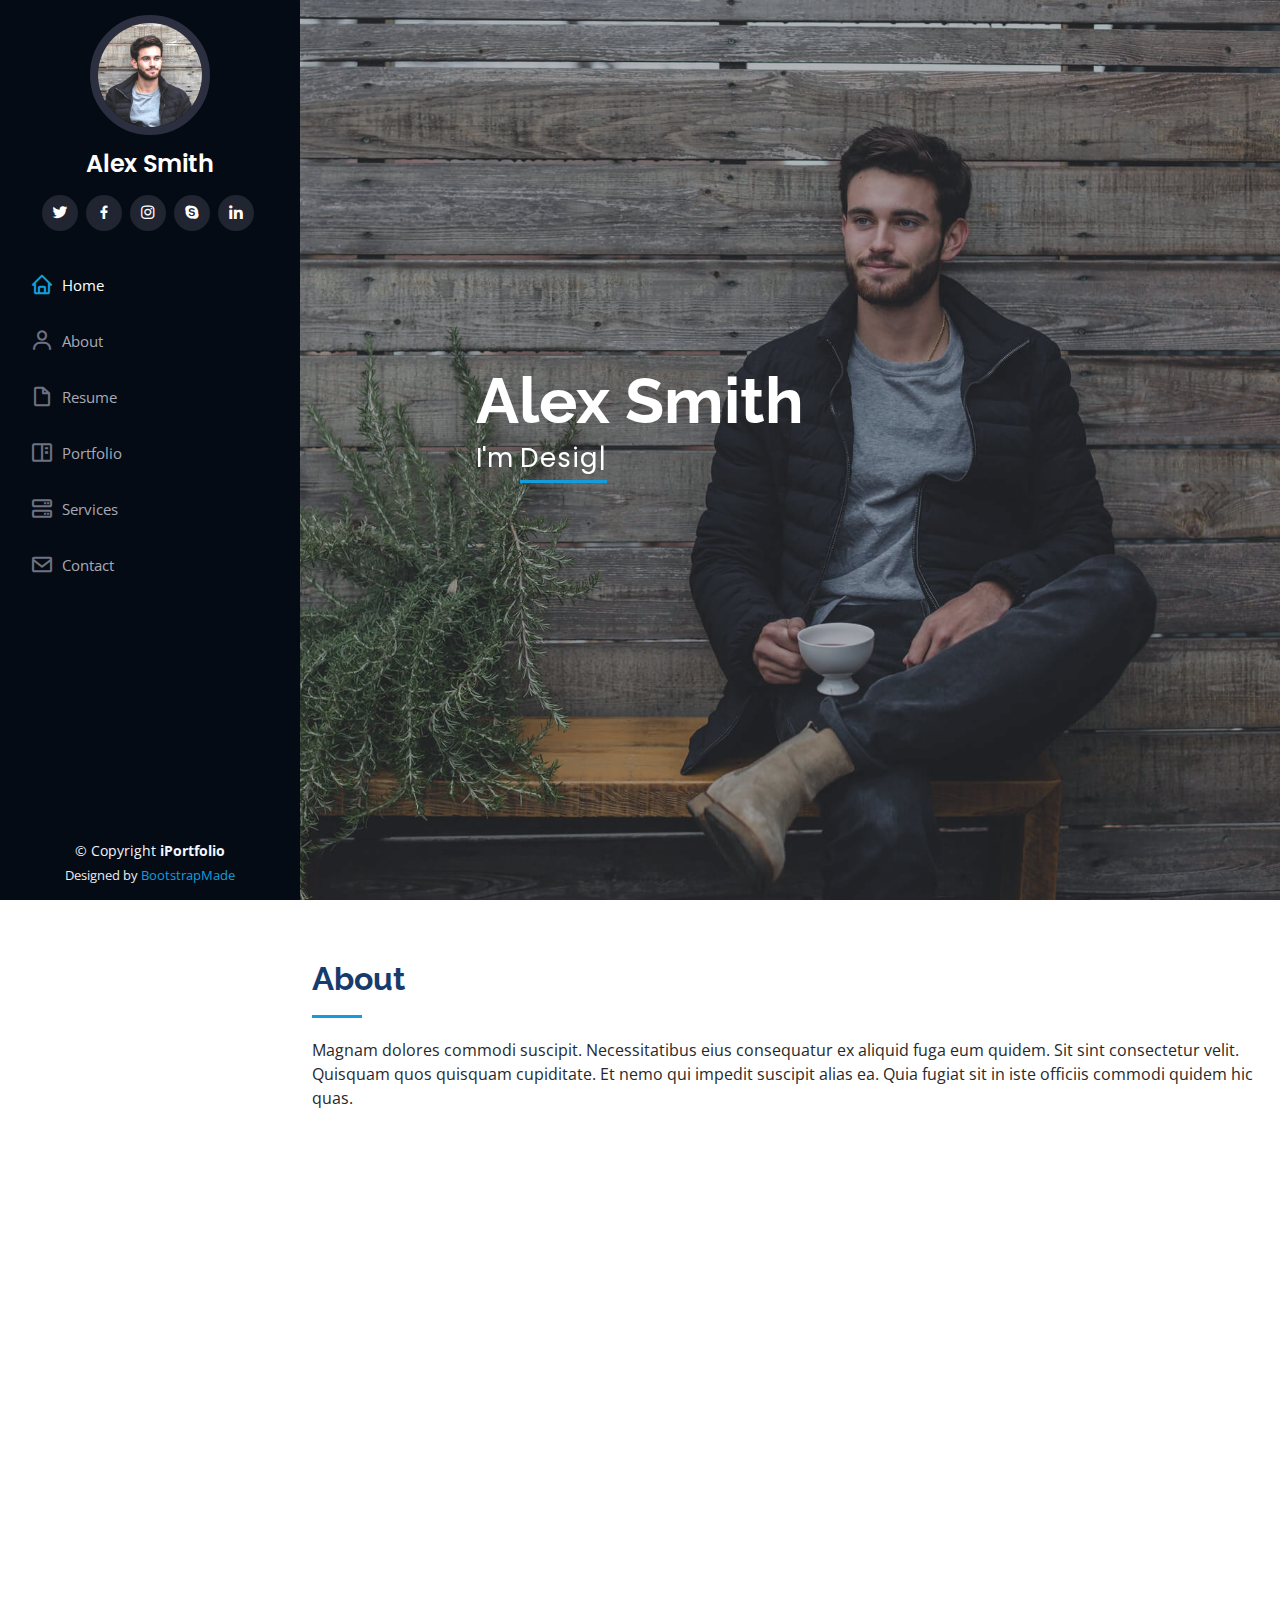
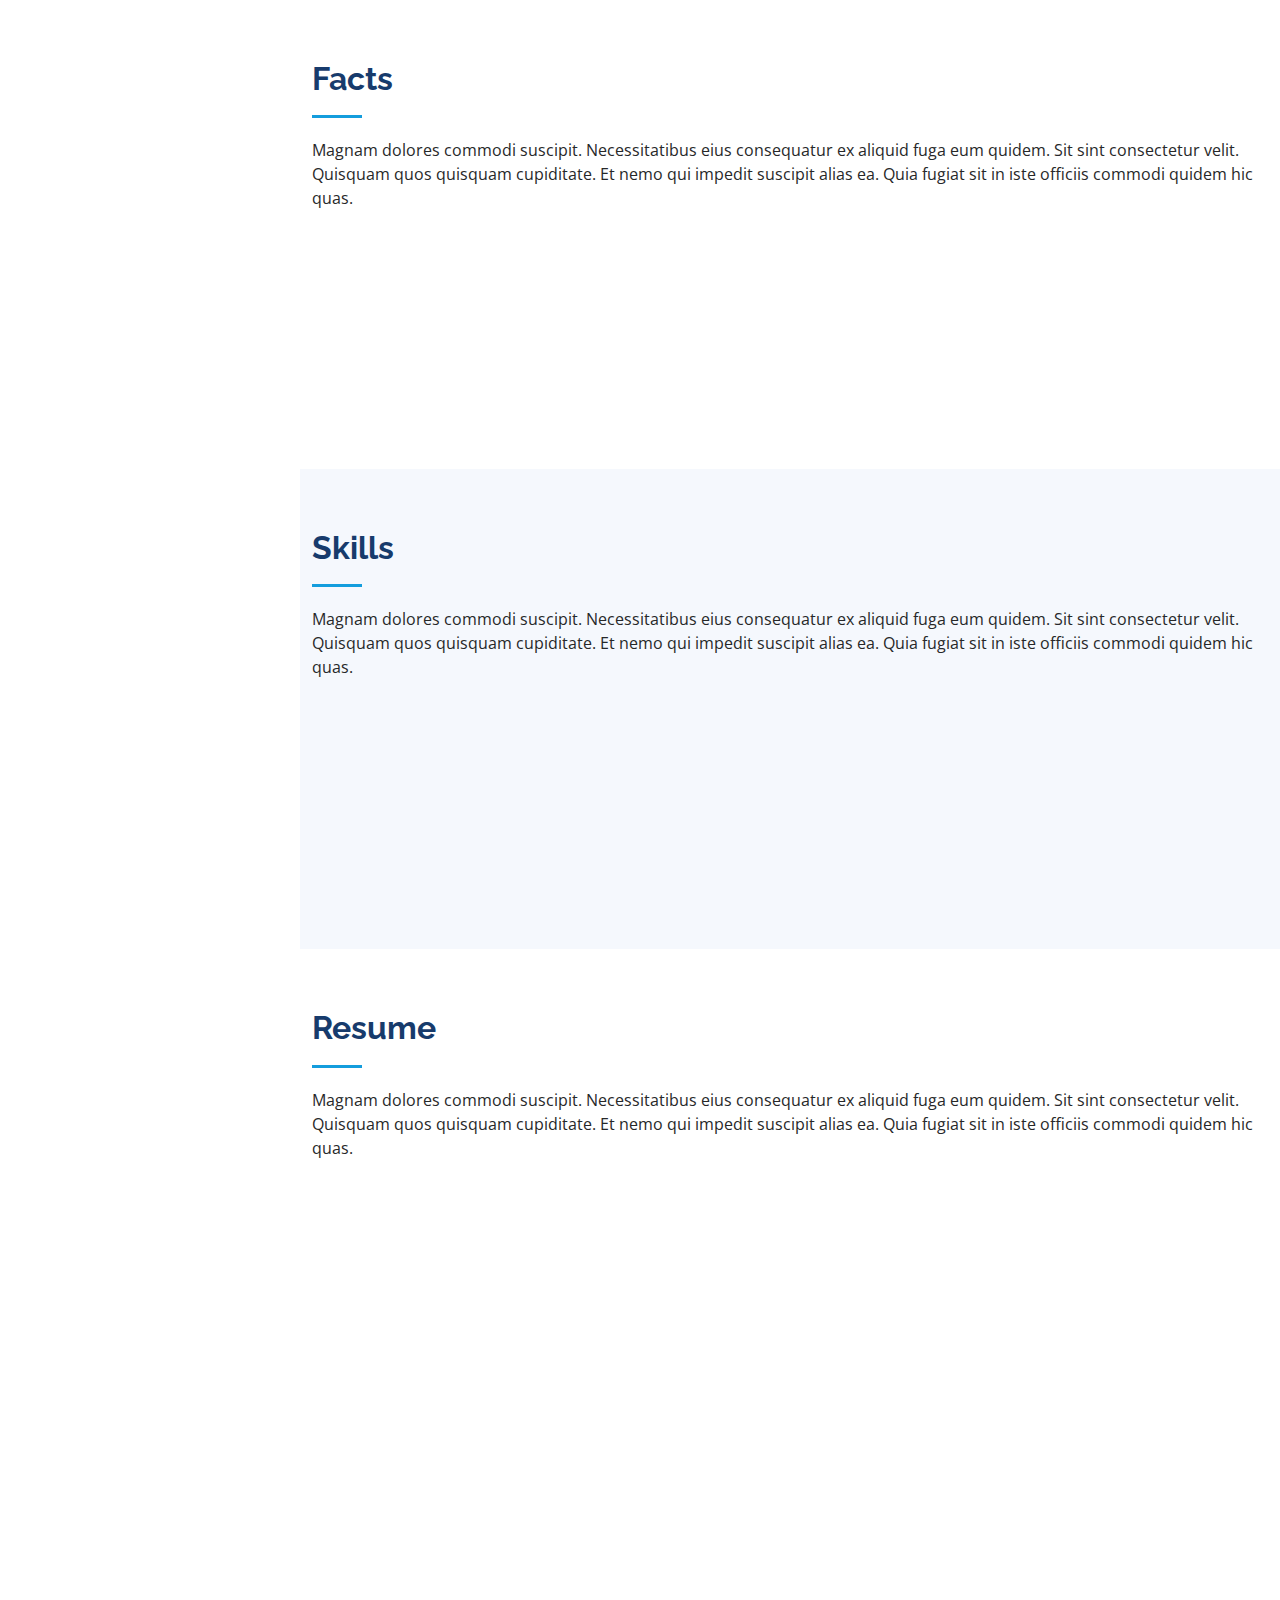
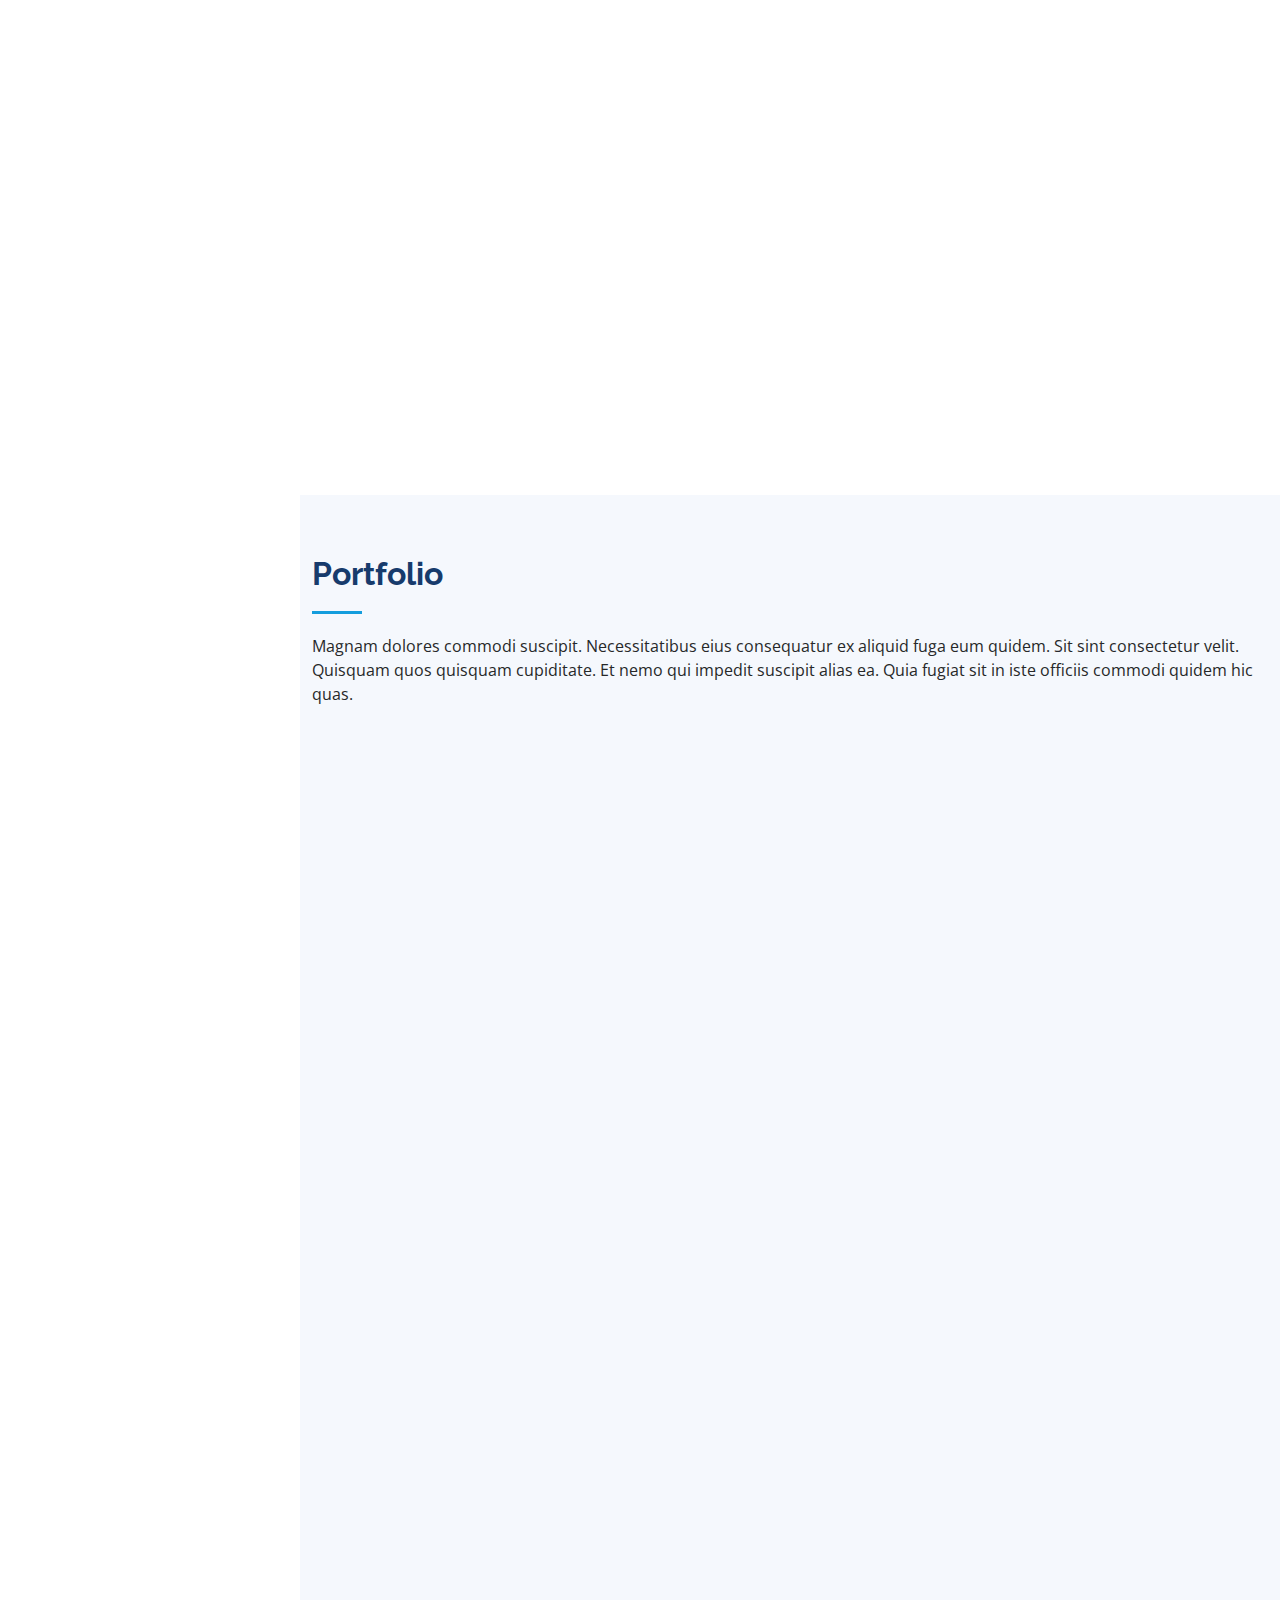
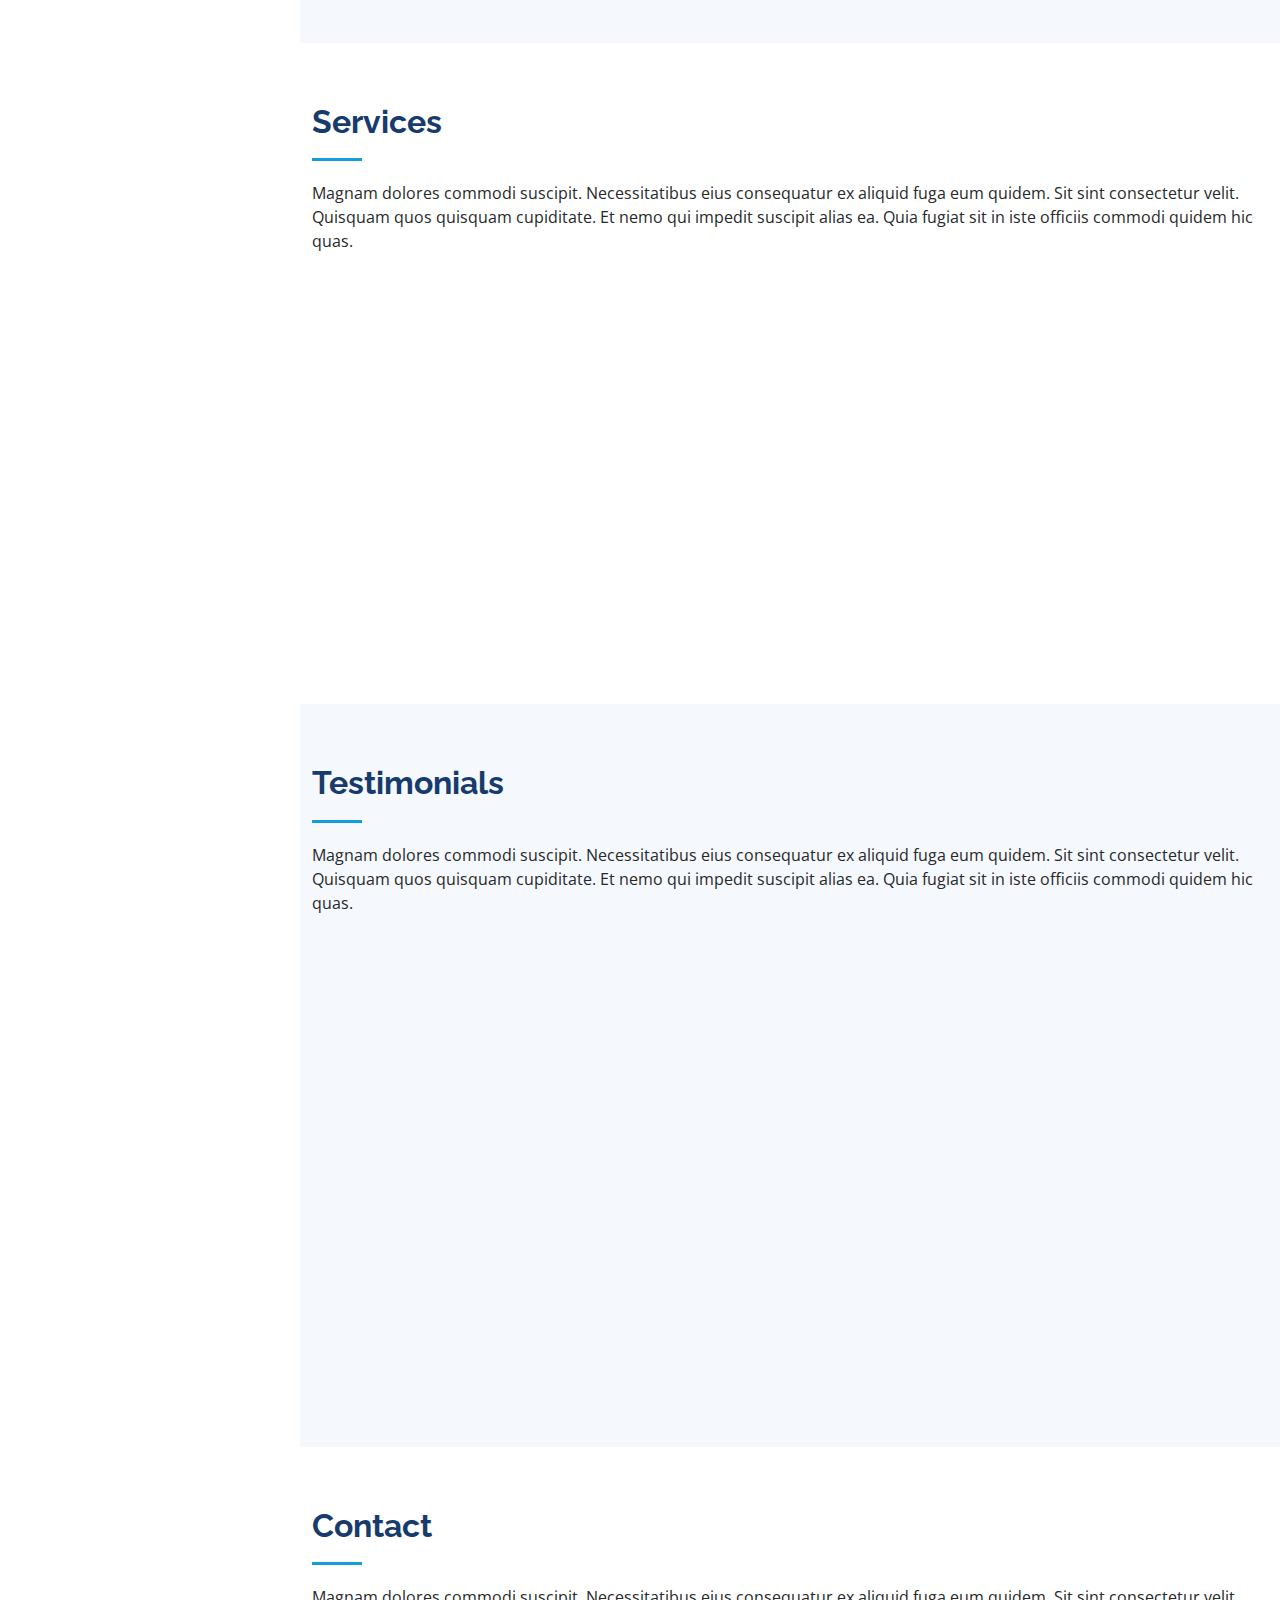
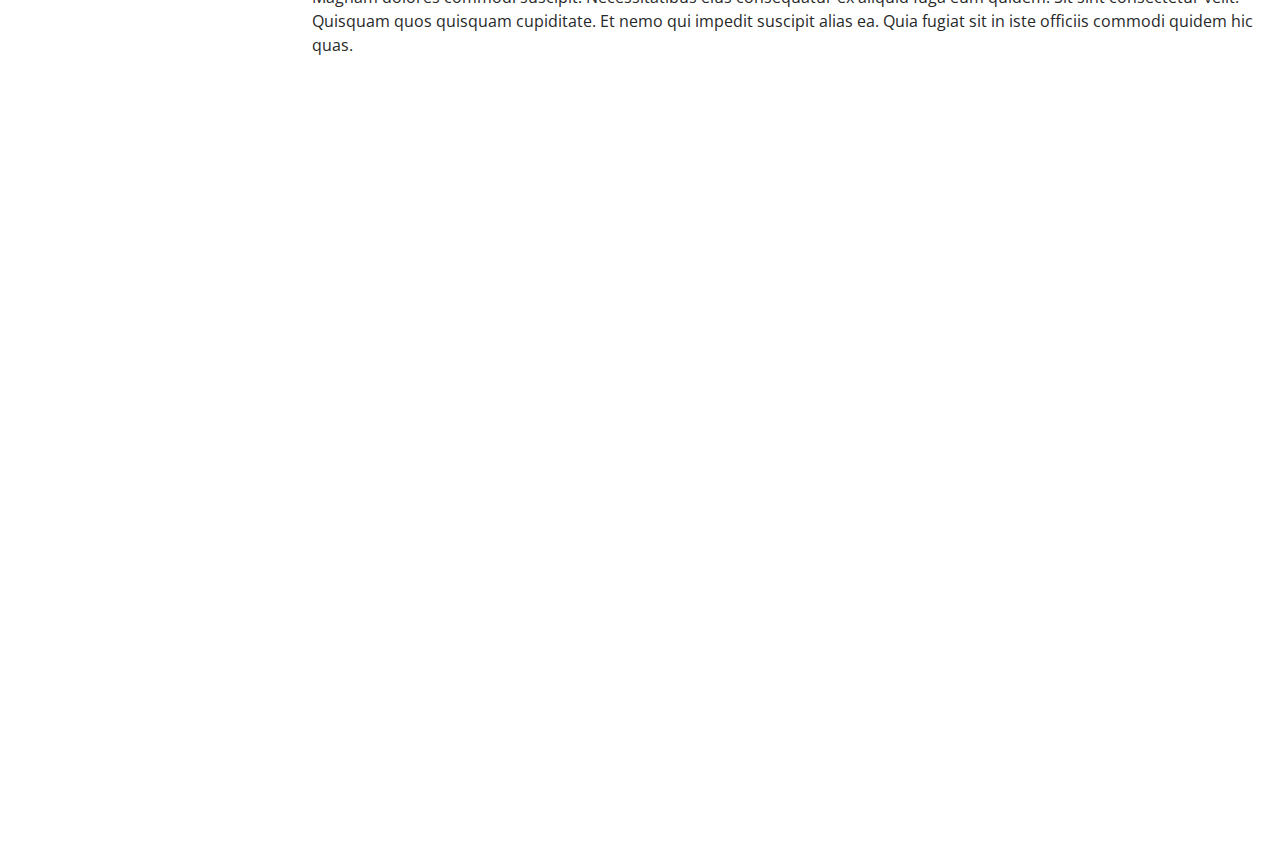
<file: Backup/index.html>
<!DOCTYPE html>
<html lang="en">

<head>
  <meta charset="utf-8">
  <meta content="width=device-width, initial-scale=1.0" name="viewport">

  <title>iPortfolio Bootstrap Template - Index</title>
  <meta content="" name="description">
  <meta content="" name="keywords">

  <!-- Favicons -->
  <link href="assets/img/favicon.png" rel="icon">
  <link href="assets/img/apple-touch-icon.png" rel="apple-touch-icon">

  <!-- Google Fonts -->
  <link href="https://fonts.googleapis.com/css?family=Open+Sans:300,300i,400,400i,600,600i,700,700i|Raleway:300,300i,400,400i,500,500i,600,600i,700,700i|Poppins:300,300i,400,400i,500,500i,600,600i,700,700i" rel="stylesheet">

  <!-- Vendor CSS Files -->
  <link href="assets/vendor/aos/aos.css" rel="stylesheet">
  <link href="assets/vendor/bootstrap/css/bootstrap.min.css" rel="stylesheet">
  <link href="assets/vendor/bootstrap-icons/bootstrap-icons.css" rel="stylesheet">
  <link href="assets/vendor/boxicons/css/boxicons.min.css" rel="stylesheet">
  <link href="assets/vendor/glightbox/css/glightbox.min.css" rel="stylesheet">
  <link href="assets/vendor/swiper/swiper-bundle.min.css" rel="stylesheet">

  <!-- Template Main CSS File -->
  <link href="assets/css/style.css" rel="stylesheet">

  <!-- =======================================================
  * Template Name: iPortfolio - v3.5.0
  * Template URL: https://bootstrapmade.com/iportfolio-bootstrap-portfolio-websites-template/
  * Author: BootstrapMade.com
  * License: https://bootstrapmade.com/license/
  ======================================================== -->
</head>

<body>

  <!-- ======= Mobile nav toggle button ======= -->
  <i class="bi bi-list mobile-nav-toggle d-xl-none"></i>

  <!-- ======= Header ======= -->
  <header id="header">
    <div class="d-flex flex-column">

      <div class="profile">
        <img src="assets/img/profile-img.jpg" alt="" class="img-fluid rounded-circle">
        <h1 class="text-light"><a href="index.html">Alex Smith</a></h1>
        <div class="social-links mt-3 text-center">
          <a href="#" class="twitter"><i class="bx bxl-twitter"></i></a>
          <a href="#" class="facebook"><i class="bx bxl-facebook"></i></a>
          <a href="#" class="instagram"><i class="bx bxl-instagram"></i></a>
          <a href="#" class="google-plus"><i class="bx bxl-skype"></i></a>
          <a href="#" class="linkedin"><i class="bx bxl-linkedin"></i></a>
        </div>
      </div>

      <nav id="navbar" class="nav-menu navbar">
        <ul>
          <li><a href="#hero" class="nav-link scrollto active"><i class="bx bx-home"></i> <span>Home</span></a></li>
          <li><a href="#about" class="nav-link scrollto"><i class="bx bx-user"></i> <span>About</span></a></li>
          <li><a href="#resume" class="nav-link scrollto"><i class="bx bx-file-blank"></i> <span>Resume</span></a></li>
          <li><a href="#portfolio" class="nav-link scrollto"><i class="bx bx-book-content"></i> <span>Portfolio</span></a></li>
          <li><a href="#services" class="nav-link scrollto"><i class="bx bx-server"></i> <span>Services</span></a></li>
          <li><a href="#contact" class="nav-link scrollto"><i class="bx bx-envelope"></i> <span>Contact</span></a></li>
        </ul>
      </nav><!-- .nav-menu -->
    </div>
  </header><!-- End Header -->

  <!-- ======= Hero Section ======= -->
  <section id="hero" class="d-flex flex-column justify-content-center align-items-center">
    <div class="hero-container" data-aos="fade-in">
      <h1>Alex Smith</h1>
      <p>I'm <span class="typed" data-typed-items="Designer, Developer, Freelancer, Photographer"></span></p>
    </div>
  </section><!-- End Hero -->

  <main id="main">

    <!-- ======= About Section ======= -->
    <section id="about" class="about">
      <div class="container">

        <div class="section-title">
          <h2>About</h2>
          <p>Magnam dolores commodi suscipit. Necessitatibus eius consequatur ex aliquid fuga eum quidem. Sit sint consectetur velit. Quisquam quos quisquam cupiditate. Et nemo qui impedit suscipit alias ea. Quia fugiat sit in iste officiis commodi quidem hic quas.</p>
        </div>

        <div class="row">
          <div class="col-lg-4" data-aos="fade-right">
            <img src="assets/img/profile-img.jpg" class="img-fluid" alt="">
          </div>
          <div class="col-lg-8 pt-4 pt-lg-0 content" data-aos="fade-left">
            <h3>UI/UX Designer &amp; Web Developer.</h3>
            <p class="fst-italic">
              Lorem ipsum dolor sit amet, consectetur adipiscing elit, sed do eiusmod tempor incididunt ut labore et dolore
              magna aliqua.
            </p>
            <div class="row">
              <div class="col-lg-6">
                <ul>
                  <li><i class="bi bi-chevron-right"></i> <strong>Birthday:</strong> <span>1 May 1995</span></li>
                  <li><i class="bi bi-chevron-right"></i> <strong>Website:</strong> <span>www.example.com</span></li>
                  <li><i class="bi bi-chevron-right"></i> <strong>Phone:</strong> <span>+123 456 7890</span></li>
                  <li><i class="bi bi-chevron-right"></i> <strong>City:</strong> <span>New York, USA</span></li>
                </ul>
              </div>
              <div class="col-lg-6">
                <ul>
                  <li><i class="bi bi-chevron-right"></i> <strong>Age:</strong> <span>30</span></li>
                  <li><i class="bi bi-chevron-right"></i> <strong>Degree:</strong> <span>Master</span></li>
                  <li><i class="bi bi-chevron-right"></i> <strong>PhEmailone:</strong> <span>email@example.com</span></li>
                  <li><i class="bi bi-chevron-right"></i> <strong>Freelance:</strong> <span>Available</span></li>
                </ul>
              </div>
            </div>
            <p>
              Officiis eligendi itaque labore et dolorum mollitia officiis optio vero. Quisquam sunt adipisci omnis et ut. Nulla accusantium dolor incidunt officia tempore. Et eius omnis.
              Cupiditate ut dicta maxime officiis quidem quia. Sed et consectetur qui quia repellendus itaque neque. Aliquid amet quidem ut quaerat cupiditate. Ab et eum qui repellendus omnis culpa magni laudantium dolores.
            </p>
          </div>
        </div>

      </div>
    </section><!-- End About Section -->

    <!-- ======= Facts Section ======= -->
    <section id="facts" class="facts">
      <div class="container">

        <div class="section-title">
          <h2>Facts</h2>
          <p>Magnam dolores commodi suscipit. Necessitatibus eius consequatur ex aliquid fuga eum quidem. Sit sint consectetur velit. Quisquam quos quisquam cupiditate. Et nemo qui impedit suscipit alias ea. Quia fugiat sit in iste officiis commodi quidem hic quas.</p>
        </div>

        <div class="row no-gutters">

          <div class="col-lg-3 col-md-6 d-md-flex align-items-md-stretch" data-aos="fade-up">
            <div class="count-box">
              <i class="bi bi-emoji-smile"></i>
              <span data-purecounter-start="0" data-purecounter-end="232" data-purecounter-duration="1" class="purecounter"></span>
              <p><strong>Happy Clients</strong> consequuntur quae</p>
            </div>
          </div>

          <div class="col-lg-3 col-md-6 d-md-flex align-items-md-stretch" data-aos="fade-up" data-aos-delay="100">
            <div class="count-box">
              <i class="bi bi-journal-richtext"></i>
              <span data-purecounter-start="0" data-purecounter-end="521" data-purecounter-duration="1" class="purecounter"></span>
              <p><strong>Projects</strong> adipisci atque cum quia aut</p>
            </div>
          </div>

          <div class="col-lg-3 col-md-6 d-md-flex align-items-md-stretch" data-aos="fade-up" data-aos-delay="200">
            <div class="count-box">
              <i class="bi bi-headset"></i>
              <span data-purecounter-start="0" data-purecounter-end="1453" data-purecounter-duration="1" class="purecounter"></span>
              <p><strong>Hours Of Support</strong> aut commodi quaerat</p>
            </div>
          </div>

          <div class="col-lg-3 col-md-6 d-md-flex align-items-md-stretch" data-aos="fade-up" data-aos-delay="300">
            <div class="count-box">
              <i class="bi bi-people"></i>
              <span data-purecounter-start="0" data-purecounter-end="32" data-purecounter-duration="1" class="purecounter"></span>
              <p><strong>Hard Workers</strong> rerum asperiores dolor</p>
            </div>
          </div>

        </div>

      </div>
    </section><!-- End Facts Section -->

    <!-- ======= Skills Section ======= -->
    <section id="skills" class="skills section-bg">
      <div class="container">

        <div class="section-title">
          <h2>Skills</h2>
          <p>Magnam dolores commodi suscipit. Necessitatibus eius consequatur ex aliquid fuga eum quidem. Sit sint consectetur velit. Quisquam quos quisquam cupiditate. Et nemo qui impedit suscipit alias ea. Quia fugiat sit in iste officiis commodi quidem hic quas.</p>
        </div>

        <div class="row skills-content">

          <div class="col-lg-6" data-aos="fade-up">

            <div class="progress">
              <span class="skill">HTML <i class="val">100%</i></span>
              <div class="progress-bar-wrap">
                <div class="progress-bar" role="progressbar" aria-valuenow="100" aria-valuemin="0" aria-valuemax="100"></div>
              </div>
            </div>

            <div class="progress">
              <span class="skill">CSS <i class="val">90%</i></span>
              <div class="progress-bar-wrap">
                <div class="progress-bar" role="progressbar" aria-valuenow="90" aria-valuemin="0" aria-valuemax="100"></div>
              </div>
            </div>

            <div class="progress">
              <span class="skill">JavaScript <i class="val">75%</i></span>
              <div class="progress-bar-wrap">
                <div class="progress-bar" role="progressbar" aria-valuenow="75" aria-valuemin="0" aria-valuemax="100"></div>
              </div>
            </div>

          </div>

          <div class="col-lg-6" data-aos="fade-up" data-aos-delay="100">

            <div class="progress">
              <span class="skill">PHP <i class="val">80%</i></span>
              <div class="progress-bar-wrap">
                <div class="progress-bar" role="progressbar" aria-valuenow="80" aria-valuemin="0" aria-valuemax="100"></div>
              </div>
            </div>

            <div class="progress">
              <span class="skill">WordPress/CMS <i class="val">90%</i></span>
              <div class="progress-bar-wrap">
                <div class="progress-bar" role="progressbar" aria-valuenow="90" aria-valuemin="0" aria-valuemax="100"></div>
              </div>
            </div>

            <div class="progress">
              <span class="skill">Photoshop <i class="val">55%</i></span>
              <div class="progress-bar-wrap">
                <div class="progress-bar" role="progressbar" aria-valuenow="55" aria-valuemin="0" aria-valuemax="100"></div>
              </div>
            </div>

          </div>

        </div>

      </div>
    </section><!-- End Skills Section -->

    <!-- ======= Resume Section ======= -->
    <section id="resume" class="resume">
      <div class="container">

        <div class="section-title">
          <h2>Resume</h2>
          <p>Magnam dolores commodi suscipit. Necessitatibus eius consequatur ex aliquid fuga eum quidem. Sit sint consectetur velit. Quisquam quos quisquam cupiditate. Et nemo qui impedit suscipit alias ea. Quia fugiat sit in iste officiis commodi quidem hic quas.</p>
        </div>

        <div class="row">
          <div class="col-lg-6" data-aos="fade-up">
            <h3 class="resume-title">Sumary</h3>
            <div class="resume-item pb-0">
              <h4>Alex Smith</h4>
              <p><em>Innovative and deadline-driven Graphic Designer with 3+ years of experience designing and developing user-centered digital/print marketing material from initial concept to final, polished deliverable.</em></p>
              <ul>
                <li>Portland par 127,Orlando, FL</li>
                <li>(123) 456-7891</li>
                <li>alice.barkley@example.com</li>
              </ul>
            </div>

            <h3 class="resume-title">Education</h3>
            <div class="resume-item">
              <h4>Master of Fine Arts &amp; Graphic Design</h4>
              <h5>2015 - 2016</h5>
              <p><em>Rochester Institute of Technology, Rochester, NY</em></p>
              <p>Qui deserunt veniam. Et sed aliquam labore tempore sed quisquam iusto autem sit. Ea vero voluptatum qui ut dignissimos deleniti nerada porti sand markend</p>
            </div>
            <div class="resume-item">
              <h4>Bachelor of Fine Arts &amp; Graphic Design</h4>
              <h5>2010 - 2014</h5>
              <p><em>Rochester Institute of Technology, Rochester, NY</em></p>
              <p>Quia nobis sequi est occaecati aut. Repudiandae et iusto quae reiciendis et quis Eius vel ratione eius unde vitae rerum voluptates asperiores voluptatem Earum molestiae consequatur neque etlon sader mart dila</p>
            </div>
          </div>
          <div class="col-lg-6" data-aos="fade-up" data-aos-delay="100">
            <h3 class="resume-title">Professional Experience</h3>
            <div class="resume-item">
              <h4>Senior graphic design specialist</h4>
              <h5>2019 - Present</h5>
              <p><em>Experion, New York, NY </em></p>
              <ul>
                <li>Lead in the design, development, and implementation of the graphic, layout, and production communication materials</li>
                <li>Delegate tasks to the 7 members of the design team and provide counsel on all aspects of the project. </li>
                <li>Supervise the assessment of all graphic materials in order to ensure quality and accuracy of the design</li>
                <li>Oversee the efficient use of production project budgets ranging from $2,000 - $25,000</li>
              </ul>
            </div>
            <div class="resume-item">
              <h4>Graphic design specialist</h4>
              <h5>2017 - 2018</h5>
              <p><em>Stepping Stone Advertising, New York, NY</em></p>
              <ul>
                <li>Developed numerous marketing programs (logos, brochures,infographics, presentations, and advertisements).</li>
                <li>Managed up to 5 projects or tasks at a given time while under pressure</li>
                <li>Recommended and consulted with clients on the most appropriate graphic design</li>
                <li>Created 4+ design presentations and proposals a month for clients and account managers</li>
              </ul>
            </div>
          </div>
        </div>

      </div>
    </section><!-- End Resume Section -->

    <!-- ======= Portfolio Section ======= -->
    <section id="portfolio" class="portfolio section-bg">
      <div class="container">

        <div class="section-title">
          <h2>Portfolio</h2>
          <p>Magnam dolores commodi suscipit. Necessitatibus eius consequatur ex aliquid fuga eum quidem. Sit sint consectetur velit. Quisquam quos quisquam cupiditate. Et nemo qui impedit suscipit alias ea. Quia fugiat sit in iste officiis commodi quidem hic quas.</p>
        </div>

        <div class="row" data-aos="fade-up">
          <div class="col-lg-12 d-flex justify-content-center">
            <ul id="portfolio-flters">
              <li data-filter="*" class="filter-active">All</li>
              <li data-filter=".filter-app">App</li>
              <li data-filter=".filter-card">Card</li>
              <li data-filter=".filter-web">Web</li>
            </ul>
          </div>
        </div>

        <div class="row portfolio-container" data-aos="fade-up" data-aos-delay="100">

          <div class="col-lg-4 col-md-6 portfolio-item filter-app">
            <div class="portfolio-wrap">
              <img src="assets/img/portfolio/portfolio-1.jpg" class="img-fluid" alt="">
              <div class="portfolio-links">
                <a href="assets/img/portfolio/portfolio-1.jpg" data-gallery="portfolioGallery" class="portfolio-lightbox" title="App 1"><i class="bx bx-plus"></i></a>
                <a href="portfolio-details.html" title="More Details"><i class="bx bx-link"></i></a>
              </div>
            </div>
          </div>

          <div class="col-lg-4 col-md-6 portfolio-item filter-web">
            <div class="portfolio-wrap">
              <img src="assets/img/portfolio/portfolio-2.jpg" class="img-fluid" alt="">
              <div class="portfolio-links">
                <a href="assets/img/portfolio/portfolio-2.jpg" data-gallery="portfolioGallery" class="portfolio-lightbox" title="Web 3"><i class="bx bx-plus"></i></a>
                <a href="portfolio-details.html" title="More Details"><i class="bx bx-link"></i></a>
              </div>
            </div>
          </div>

          <div class="col-lg-4 col-md-6 portfolio-item filter-app">
            <div class="portfolio-wrap">
              <img src="assets/img/portfolio/portfolio-3.jpg" class="img-fluid" alt="">
              <div class="portfolio-links">
                <a href="assets/img/portfolio/portfolio-3.jpg" data-gallery="portfolioGallery" class="portfolio-lightbox" title="App 2"><i class="bx bx-plus"></i></a>
                <a href="portfolio-details.html" title="More Details"><i class="bx bx-link"></i></a>
              </div>
            </div>
          </div>

          <div class="col-lg-4 col-md-6 portfolio-item filter-card">
            <div class="portfolio-wrap">
              <img src="assets/img/portfolio/portfolio-4.jpg" class="img-fluid" alt="">
              <div class="portfolio-links">
                <a href="assets/img/portfolio/portfolio-4.jpg" data-gallery="portfolioGallery" class="portfolio-lightbox" title="Card 2"><i class="bx bx-plus"></i></a>
                <a href="portfolio-details.html" title="More Details"><i class="bx bx-link"></i></a>
              </div>
            </div>
          </div>

          <div class="col-lg-4 col-md-6 portfolio-item filter-web">
            <div class="portfolio-wrap">
              <img src="assets/img/portfolio/portfolio-5.jpg" class="img-fluid" alt="">
              <div class="portfolio-links">
                <a href="assets/img/portfolio/portfolio-5.jpg" data-gallery="portfolioGallery" class="portfolio-lightbox" title="Web 2"><i class="bx bx-plus"></i></a>
                <a href="portfolio-details.html" title="More Details"><i class="bx bx-link"></i></a>
              </div>
            </div>
          </div>

          <div class="col-lg-4 col-md-6 portfolio-item filter-app">
            <div class="portfolio-wrap">
              <img src="assets/img/portfolio/portfolio-6.jpg" class="img-fluid" alt="">
              <div class="portfolio-links">
                <a href="assets/img/portfolio/portfolio-6.jpg" data-gallery="portfolioGallery" class="portfolio-lightbox" title="App 3"><i class="bx bx-plus"></i></a>
                <a href="portfolio-details.html" title="More Details"><i class="bx bx-link"></i></a>
              </div>
            </div>
          </div>

          <div class="col-lg-4 col-md-6 portfolio-item filter-card">
            <div class="portfolio-wrap">
              <img src="assets/img/portfolio/portfolio-7.jpg" class="img-fluid" alt="">
              <div class="portfolio-links">
                <a href="assets/img/portfolio/portfolio-7.jpg" data-gallery="portfolioGallery" class="portfolio-lightbox" title="Card 1"><i class="bx bx-plus"></i></a>
                <a href="portfolio-details.html" title="More Details"><i class="bx bx-link"></i></a>
              </div>
            </div>
          </div>

          <div class="col-lg-4 col-md-6 portfolio-item filter-card">
            <div class="portfolio-wrap">
              <img src="assets/img/portfolio/portfolio-8.jpg" class="img-fluid" alt="">
              <div class="portfolio-links">
                <a href="assets/img/portfolio/portfolio-8.jpg" data-gallery="portfolioGallery" class="portfolio-lightbox" title="Card 3"><i class="bx bx-plus"></i></a>
                <a href="portfolio-details.html" title="More Details"><i class="bx bx-link"></i></a>
              </div>
            </div>
          </div>

          <div class="col-lg-4 col-md-6 portfolio-item filter-web">
            <div class="portfolio-wrap">
              <img src="assets/img/portfolio/portfolio-9.jpg" class="img-fluid" alt="">
              <div class="portfolio-links">
                <a href="assets/img/portfolio/portfolio-9.jpg" data-gallery="portfolioGallery" class="portfolio-lightbox" title="Web 3"><i class="bx bx-plus"></i></a>
                <a href="portfolio-details.html" title="More Details"><i class="bx bx-link"></i></a>
              </div>
            </div>
          </div>

        </div>

      </div>
    </section><!-- End Portfolio Section -->

    <!-- ======= Services Section ======= -->
    <section id="services" class="services">
      <div class="container">

        <div class="section-title">
          <h2>Services</h2>
          <p>Magnam dolores commodi suscipit. Necessitatibus eius consequatur ex aliquid fuga eum quidem. Sit sint consectetur velit. Quisquam quos quisquam cupiditate. Et nemo qui impedit suscipit alias ea. Quia fugiat sit in iste officiis commodi quidem hic quas.</p>
        </div>

        <div class="row">
          <div class="col-lg-4 col-md-6 icon-box" data-aos="fade-up">
            <div class="icon"><i class="bi bi-briefcase"></i></div>
            <h4 class="title"><a href="">Lorem Ipsum</a></h4>
            <p class="description">Voluptatum deleniti atque corrupti quos dolores et quas molestias excepturi sint occaecati cupiditate non provident</p>
          </div>
          <div class="col-lg-4 col-md-6 icon-box" data-aos="fade-up" data-aos-delay="100">
            <div class="icon"><i class="bi bi-card-checklist"></i></div>
            <h4 class="title"><a href="">Dolor Sitema</a></h4>
            <p class="description">Minim veniam, quis nostrud exercitation ullamco laboris nisi ut aliquip ex ea commodo consequat tarad limino ata</p>
          </div>
          <div class="col-lg-4 col-md-6 icon-box" data-aos="fade-up" data-aos-delay="200">
            <div class="icon"><i class="bi bi-bar-chart"></i></div>
            <h4 class="title"><a href="">Sed ut perspiciatis</a></h4>
            <p class="description">Duis aute irure dolor in reprehenderit in voluptate velit esse cillum dolore eu fugiat nulla pariatur</p>
          </div>
          <div class="col-lg-4 col-md-6 icon-box" data-aos="fade-up" data-aos-delay="300">
            <div class="icon"><i class="bi bi-binoculars"></i></div>
            <h4 class="title"><a href="">Magni Dolores</a></h4>
            <p class="description">Excepteur sint occaecat cupidatat non proident, sunt in culpa qui officia deserunt mollit anim id est laborum</p>
          </div>
          <div class="col-lg-4 col-md-6 icon-box" data-aos="fade-up" data-aos-delay="400">
            <div class="icon"><i class="bi bi-brightness-high"></i></div>
            <h4 class="title"><a href="">Nemo Enim</a></h4>
            <p class="description">At vero eos et accusamus et iusto odio dignissimos ducimus qui blanditiis praesentium voluptatum deleniti atque</p>
          </div>
          <div class="col-lg-4 col-md-6 icon-box" data-aos="fade-up" data-aos-delay="500">
            <div class="icon"><i class="bi bi-calendar4-week"></i></div>
            <h4 class="title"><a href="">Eiusmod Tempor</a></h4>
            <p class="description">Et harum quidem rerum facilis est et expedita distinctio. Nam libero tempore, cum soluta nobis est eligendi</p>
          </div>
        </div>

      </div>
    </section><!-- End Services Section -->

    <!-- ======= Testimonials Section ======= -->
    <section id="testimonials" class="testimonials section-bg">
      <div class="container">

        <div class="section-title">
          <h2>Testimonials</h2>
          <p>Magnam dolores commodi suscipit. Necessitatibus eius consequatur ex aliquid fuga eum quidem. Sit sint consectetur velit. Quisquam quos quisquam cupiditate. Et nemo qui impedit suscipit alias ea. Quia fugiat sit in iste officiis commodi quidem hic quas.</p>
        </div>

        <div class="testimonials-slider swiper" data-aos="fade-up" data-aos-delay="100">
          <div class="swiper-wrapper">

            <div class="swiper-slide">
              <div class="testimonial-item" data-aos="fade-up">
                <p>
                  <i class="bx bxs-quote-alt-left quote-icon-left"></i>
                  Proin iaculis purus consequat sem cure digni ssim donec porttitora entum suscipit rhoncus. Accusantium quam, ultricies eget id, aliquam eget nibh et. Maecen aliquam, risus at semper.
                  <i class="bx bxs-quote-alt-right quote-icon-right"></i>
                </p>
                <img src="assets/img/testimonials/testimonials-1.jpg" class="testimonial-img" alt="">
                <h3>Saul Goodman</h3>
                <h4>Ceo &amp; Founder</h4>
              </div>
            </div><!-- End testimonial item -->

            <div class="swiper-slide">
              <div class="testimonial-item" data-aos="fade-up" data-aos-delay="100">
                <p>
                  <i class="bx bxs-quote-alt-left quote-icon-left"></i>
                  Export tempor illum tamen malis malis eram quae irure esse labore quem cillum quid cillum eram malis quorum velit fore eram velit sunt aliqua noster fugiat irure amet legam anim culpa.
                  <i class="bx bxs-quote-alt-right quote-icon-right"></i>
                </p>
                <img src="assets/img/testimonials/testimonials-2.jpg" class="testimonial-img" alt="">
                <h3>Sara Wilsson</h3>
                <h4>Designer</h4>
              </div>
            </div><!-- End testimonial item -->

            <div class="swiper-slide">
              <div class="testimonial-item" data-aos="fade-up" data-aos-delay="200">
                <p>
                  <i class="bx bxs-quote-alt-left quote-icon-left"></i>
                  Enim nisi quem export duis labore cillum quae magna enim sint quorum nulla quem veniam duis minim tempor labore quem eram duis noster aute amet eram fore quis sint minim.
                  <i class="bx bxs-quote-alt-right quote-icon-right"></i>
                </p>
                <img src="assets/img/testimonials/testimonials-3.jpg" class="testimonial-img" alt="">
                <h3>Jena Karlis</h3>
                <h4>Store Owner</h4>
              </div>
            </div><!-- End testimonial item -->

            <div class="swiper-slide">
              <div class="testimonial-item" data-aos="fade-up" data-aos-delay="300">
                <p>
                  <i class="bx bxs-quote-alt-left quote-icon-left"></i>
                  Fugiat enim eram quae cillum dolore dolor amet nulla culpa multos export minim fugiat minim velit minim dolor enim duis veniam ipsum anim magna sunt elit fore quem dolore labore illum veniam.
                  <i class="bx bxs-quote-alt-right quote-icon-right"></i>
                </p>
                <img src="assets/img/testimonials/testimonials-4.jpg" class="testimonial-img" alt="">
                <h3>Matt Brandon</h3>
                <h4>Freelancer</h4>
              </div>
            </div><!-- End testimonial item -->

            <div class="swiper-slide">
              <div class="testimonial-item" data-aos="fade-up" data-aos-delay="400">
                <p>
                  <i class="bx bxs-quote-alt-left quote-icon-left"></i>
                  Quis quorum aliqua sint quem legam fore sunt eram irure aliqua veniam tempor noster veniam enim culpa labore duis sunt culpa nulla illum cillum fugiat legam esse veniam culpa fore nisi cillum quid.
                  <i class="bx bxs-quote-alt-right quote-icon-right"></i>
                </p>
                <img src="assets/img/testimonials/testimonials-5.jpg" class="testimonial-img" alt="">
                <h3>John Larson</h3>
                <h4>Entrepreneur</h4>
              </div>
            </div><!-- End testimonial item -->

          </div>
          <div class="swiper-pagination"></div>
        </div>

      </div>
    </section><!-- End Testimonials Section -->

    <!-- ======= Contact Section ======= -->
    <section id="contact" class="contact">
      <div class="container">

        <div class="section-title">
          <h2>Contact</h2>
          <p>Magnam dolores commodi suscipit. Necessitatibus eius consequatur ex aliquid fuga eum quidem. Sit sint consectetur velit. Quisquam quos quisquam cupiditate. Et nemo qui impedit suscipit alias ea. Quia fugiat sit in iste officiis commodi quidem hic quas.</p>
        </div>

        <div class="row" data-aos="fade-in">

          <div class="col-lg-5 d-flex align-items-stretch">
            <div class="info">
              <div class="address">
                <i class="bi bi-geo-alt"></i>
                <h4>Location:</h4>
                <p>A108 Adam Street, New York, NY 535022</p>
              </div>

              <div class="email">
                <i class="bi bi-envelope"></i>
                <h4>Email:</h4>
                <p>info@example.com</p>
              </div>

              <div class="phone">
                <i class="bi bi-phone"></i>
                <h4>Call:</h4>
                <p>+1 5589 55488 55s</p>
              </div>

              <iframe src="https://www.google.com/maps/embed?pb=!1m14!1m8!1m3!1d12097.433213460943!2d-74.0062269!3d40.7101282!3m2!1i1024!2i768!4f13.1!3m3!1m2!1s0x0%3A0xb89d1fe6bc499443!2sDowntown+Conference+Center!5e0!3m2!1smk!2sbg!4v1539943755621" frameborder="0" style="border:0; width: 100%; height: 290px;" allowfullscreen></iframe>
            </div>

          </div>

          <div class="col-lg-7 mt-5 mt-lg-0 d-flex align-items-stretch">
            <form action="forms/contact.php" method="post" role="form" class="php-email-form">
              <div class="row">
                <div class="form-group col-md-6">
                  <label for="name">Your Name</label>
                  <input type="text" name="name" class="form-control" id="name" required>
                </div>
                <div class="form-group col-md-6">
                  <label for="name">Your Email</label>
                  <input type="email" class="form-control" name="email" id="email" required>
                </div>
              </div>
              <div class="form-group">
                <label for="name">Subject</label>
                <input type="text" class="form-control" name="subject" id="subject" required>
              </div>
              <div class="form-group">
                <label for="name">Message</label>
                <textarea class="form-control" name="message" rows="10" required></textarea>
              </div>
              <div class="my-3">
                <div class="loading">Loading</div>
                <div class="error-message"></div>
                <div class="sent-message">Your message has been sent. Thank you!</div>
              </div>
              <div class="text-center"><button type="submit">Send Message</button></div>
            </form>
          </div>

        </div>

      </div>
    </section><!-- End Contact Section -->

  </main><!-- End #main -->

  <!-- ======= Footer ======= -->
  <footer id="footer">
    <div class="container">
      <div class="copyright">
        &copy; Copyright <strong><span>iPortfolio</span></strong>
      </div>
      <div class="credits">
        <!-- All the links in the footer should remain intact. -->
        <!-- You can delete the links only if you purchased the pro version. -->
        <!-- Licensing information: https://bootstrapmade.com/license/ -->
        <!-- Purchase the pro version with working PHP/AJAX contact form: https://bootstrapmade.com/iportfolio-bootstrap-portfolio-websites-template/ -->
        Designed by <a href="https://bootstrapmade.com/">BootstrapMade</a>
      </div>
    </div>
  </footer><!-- End  Footer -->

  <a href="#" class="back-to-top d-flex align-items-center justify-content-center"><i class="bi bi-arrow-up-short"></i></a>

  <!-- Vendor JS Files -->
  <script src="assets/vendor/aos/aos.js"></script>
  <script src="assets/vendor/bootstrap/js/bootstrap.bundle.min.js"></script>
  <script src="assets/vendor/glightbox/js/glightbox.min.js"></script>
  <script src="assets/vendor/isotope-layout/isotope.pkgd.min.js"></script>
  <script src="assets/vendor/php-email-form/validate.js"></script>
  <script src="assets/vendor/purecounter/purecounter.js"></script>
  <script src="assets/vendor/swiper/swiper-bundle.min.js"></script>
  <script src="assets/vendor/typed.js/typed.min.js"></script>
  <script src="assets/vendor/waypoints/noframework.waypoints.js"></script>

  <!-- Template Main JS File -->
  <script src="assets/js/main.js"></script>

</body>

</html>
</file>
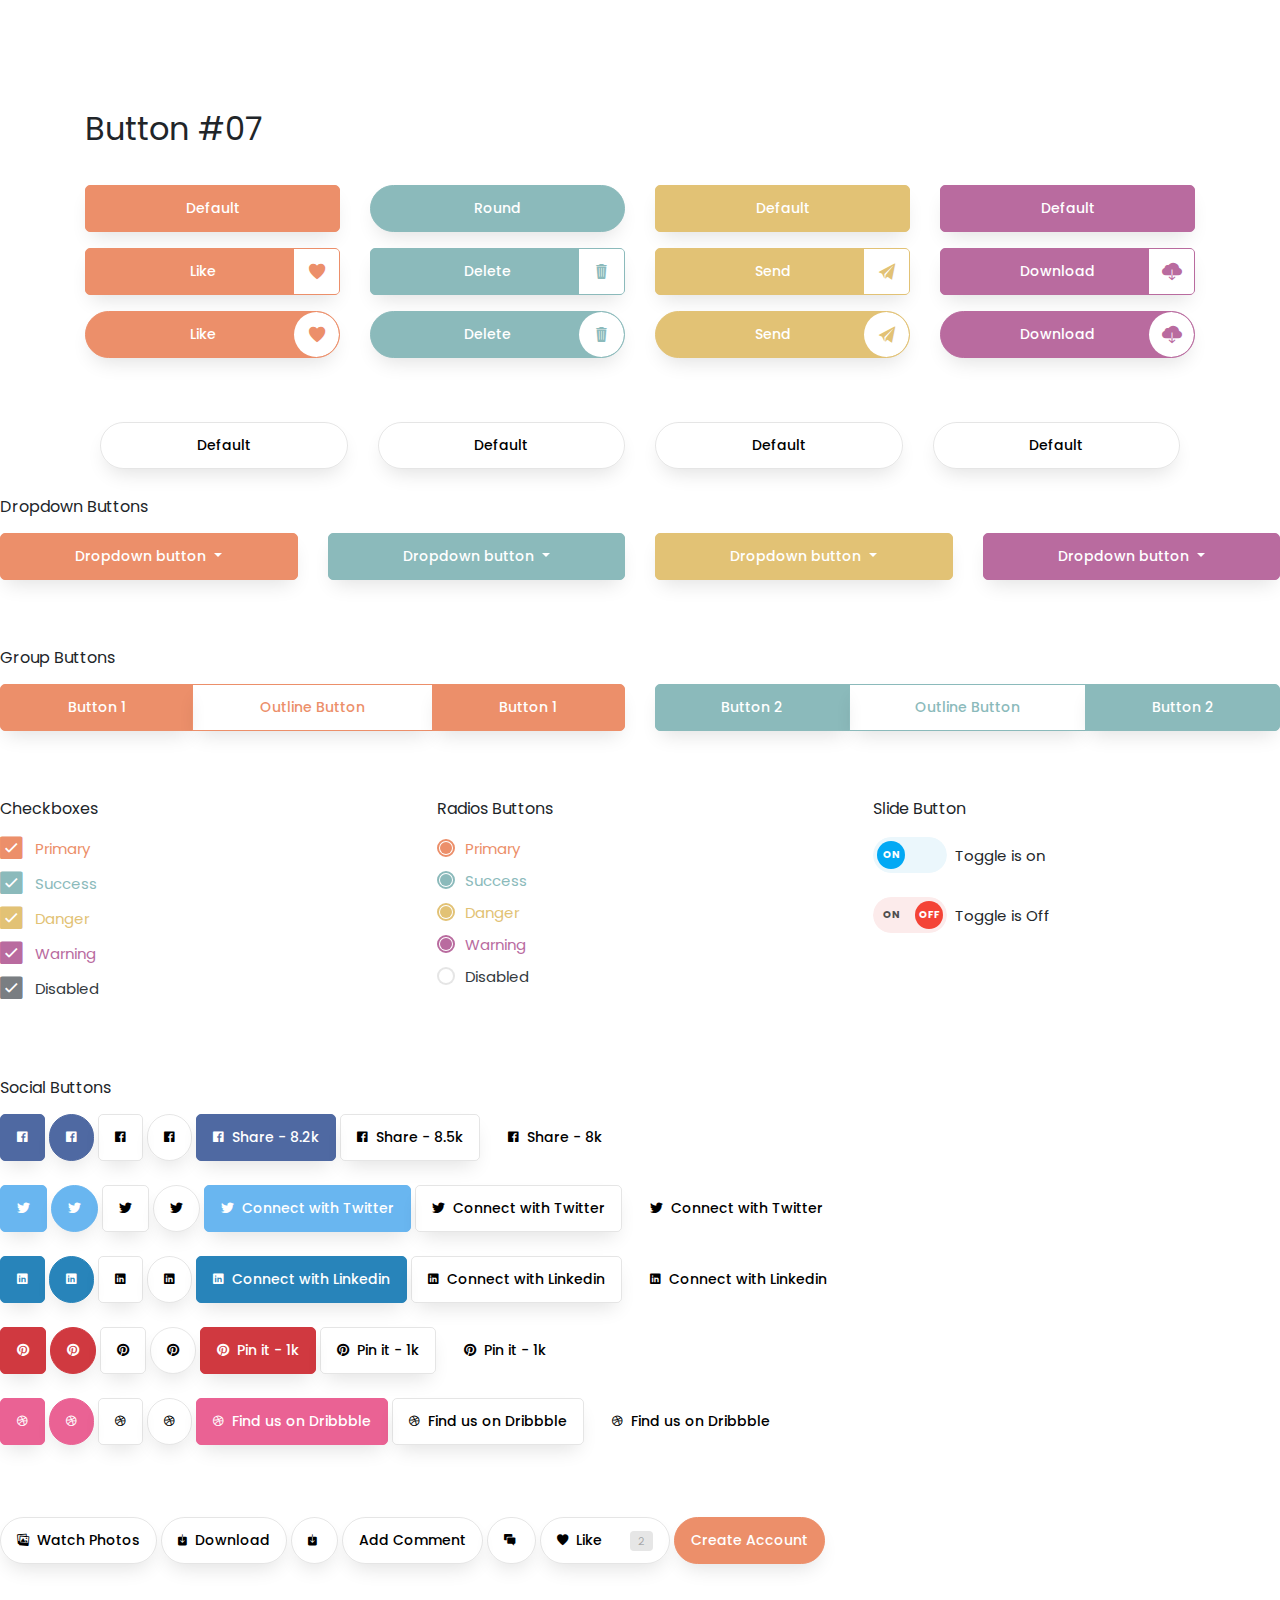
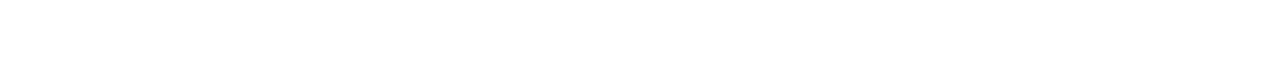
<file:   /bootstrap-buttons-02/index.html>
<!doctype html>
<html lang="en">
  <head>
  	<title>Button 07</title>
    <meta charset="utf-8">
    <meta name="viewport" content="width=device-width, initial-scale=1, shrink-to-fit=no">

    <link href="https://fonts.googleapis.com/css?family=Poppins:300,400,500,600,700,800,900" rel="stylesheet">
	
		<link rel="stylesheet" href="css/ionicons.min.css">
		<link rel="stylesheet" href="css/style1.css">
  </head>
  <body>

		<section class="ftco-section" id="buttons">
			<div class="container">
				<div class="row mb-4">
					<div class="col-md-12">
						<h2 class="heading-section"> Button #07</h2>
					</div>
				</div>

				<div class="row mb-5">
					<div class="col-md-12 mb-3">
						<div class="row">
							<div class="col-md-3">
								<button type="button" class="btn mb-2 mb-md-0 btn-primary btn-block">Default
								</button>
							</div>
							<div class="col-md-3">
								<button type="button" class="btn mb-2 mb-md-0 btn-secondary btn-block btn-round">Round
								</button>
							</div>
							<div class="col-md-3">
								<button type="button" class="btn mb-2 mb-md-0 btn-tertiary btn-block">Default
								</button>
							</div>
							<div class="col-md-3">
								<button type="button" class="btn mb-2 mb-md-0 btn-quarternary btn-block">Default
								</button>
							</div>
						</div>
					</div>

					<div class="col-md-12 mb-3">
						<div class="row">
							<div class="col-md-3">
								<button type="button" class="btn mb-2 mb-md-0 btn-primary btn-block"><span>Like</span> 
									<div class="icon d-flex align-items-center justify-content-center">
										<i class="ion-ios-heart"></i>
									</div>
								</button>
							</div>
							<div class="col-md-3">
								<button type="button" class="btn mb-2 mb-md-0 btn-secondary btn-block"><span>Delete</span> 
									<div class="icon d-flex align-items-center justify-content-center">
										<i class="ion-ios-trash"></i>
									</div>
								</button>
							</div>
							<div class="col-md-3">
								<button type="button" class="btn mb-2 mb-md-0 btn-tertiary btn-block"><span>Send</span> 
									<div class="icon d-flex align-items-center justify-content-center">
										<i class="ion-ios-paper-plane"></i>
									</div>
								</button>
							</div>
							<div class="col-md-3">
								<button type="button" class="btn mb-2 mb-md-0 btn-quarternary btn-block"><span>Download</span> 
									<div class="icon d-flex align-items-center justify-content-center">
										<i class="ion-ios-cloud-download"></i>
									</div>
								</button>
							</div>
						</div>
					</div>
					<div class="col-md-12 mb-3">
						<div class="row">
							<div class="col-md-3">
								<button type="button" class="btn mb-2 mb-md-0 btn-primary btn-block btn-round"><span>Like</span> 
									<div class="icon icon-round d-flex align-items-center justify-content-center">
										<i class="ion-ios-heart"></i>
									</div>
								</button>
							</div>
							<div class="col-md-3">
								<button type="button" class="btn mb-2 mb-md-0 btn-secondary btn-block btn-round"><span>Delete</span> 
									<div class="icon icon-round d-flex align-items-center justify-content-center">
										<i class="ion-ios-trash"></i>
									</div>
								</button>
							</div>
							<div class="col-md-3">
								<button type="button" class="btn mb-2 mb-md-0 btn-tertiary btn-block btn-round"><span>Send</span> 
									<div class="icon icon-round d-flex align-items-center justify-content-center">
										<i class="ion-ios-paper-plane"></i>
									</div>
								</button>
							</div>
							<div class="col-md-3">
								<button type="button" class="btn mb-2 mb-md-0 btn-quarternary btn-block btn-round"><span>Download</span> 
									<div class="icon icon-round d-flex align-items-center justify-content-center">
										<i class="ion-ios-cloud-download"></i>
									</div>
								</button>
							</div>
						</div>
					</div>
				</div>

	
					
					<div class="col-md-12 mb-2">
						<div class="row">
							<div class="col-md-3">
								<button type="button" class="btn mb-2 mb-md-0 btn-round btn-outline btn-block">Default</button>
							</div>
							<div class="col-md-3">
								<button type="button" class="btn mb-2 mb-md-0 btn-round btn-outline btn-block">Default</button>
							</div>
							<div class="col-md-3">
								<button type="button" class="btn mb-2 mb-md-0 btn-round btn-outline btn-block">Default</button>
							</div>
							<div class="col-md-3">
								<button type="button" class="btn mb-2 mb-md-0 btn-round btn-outline btn-block">Default</button>
							</div>
						</div>
					</div>
				</div>
				

				<div class="row mb-5">
					<div class="col-md-12">
						<h2 class="heading-section">
							<small>Dropdown Buttons</small>
						</h2>
						<div class="row">
							<div class="col-md-3">
								<div class="dropdown d-block">
								  <button class="btn mb-2 mb-md-0 btn-primary btn-block dropdown-toggle" type="button" id="dropdownMenuButton" data-toggle="dropdown" aria-haspopup="true" aria-expanded="false">
								    Dropdown button
								  </button>
								  <div class="dropdown-menu dropdown-menu-left" aria-labelledby="dropdownMenuButton">
								    <a class="dropdown-item" href="#">Action</a>
								    <a class="dropdown-item" href="#">Another action</a>
								    <a class="dropdown-item" href="#">Something else here</a>
								  </div>
								</div>
							</div>
							<div class="col-md-3">
								<div class="dropdown d-block">
								  <button class="btn mb-2 mb-md-0 btn-secondary btn-block dropdown-toggle" type="button" id="dropdownMenuButton2" data-toggle="dropdown" aria-haspopup="true" aria-expanded="false">
								    Dropdown button
								  </button>
								  <div class="dropdown-menu dropdown-menu-left" aria-labelledby="dropdownMenuButton2">
								    <a class="dropdown-item" href="#">Action</a>
								    <a class="dropdown-item" href="#">Another action</a>
								    <a class="dropdown-item" href="#">Something else here</a>
								  </div>
								</div>
							</div>
							<div class="col-md-3">
								<div class="dropdown d-block">
								  <button class="btn mb-2 mb-md-0 btn-tertiary btn-block dropdown-toggle" type="button" id="dropdownMenuButton3" data-toggle="dropdown" aria-haspopup="true" aria-expanded="false">
								    Dropdown button
								  </button>
								  <div class="dropdown-menu dropdown-menu-left" aria-labelledby="dropdownMenuButton3">
								    <a class="dropdown-item" href="#">Action</a>
								    <a class="dropdown-item" href="#">Another action</a>
								    <a class="dropdown-item" href="#">Something else here</a>
								  </div>
								</div>
							</div>
							<div class="col-md-3">
								<div class="dropdown d-block">
								  <button class="btn mb-2 mb-md-0 btn-quarternary btn-block dropdown-toggle" type="button" id="dropdownMenuButton4" data-toggle="dropdown" aria-haspopup="true" aria-expanded="false">
								    Dropdown button
								  </button>
								  <div class="dropdown-menu dropdown-menu-left" aria-labelledby="dropdownMenuButton4">
								    <a class="dropdown-item" href="#">Action</a>
								    <a class="dropdown-item" href="#">Another action</a>
								    <a class="dropdown-item" href="#">Something else here</a>
								  </div>
								</div>
							</div>
						</div>
					</div>
				</div>

				<div class="row mb-5">
					<div class="col-md-12">
						<h2 class="heading-section">
							<small>Group Buttons</small>
						</h2>
						<div class="row">
							<div class="col-md-6">
								<div class="btn-group mb-2 mb-md-0 btn-block">
								  <button type="button" class="btn btn-primary">Button 1</button>
								  <button type="button" class="btn btn-outline-primary">Outline Button</button>
								  <button type="button" class="btn btn-primary">Button 1</button>
								</div>
							</div>
							<div class="col-md-6">
								<div class="btn-group mb-2 mb-md-0 btn-block">
								  <button type="button" class="btn btn-secondary">Button 2</button>
								  <button type="button" class="btn btn-outline-secondary">Outline Button</button>
								  <button type="button" class="btn btn-secondary">Button 2</button>
								</div>
							</div>
						</div>
					</div>
				</div>

				<div class="row mb-5">
					<div class="col-md-4">
						<h2 class="heading-section">
							<small>Checkboxes</small>
						</h2>
						<div class="checkbox-wrap w-100">
							<div class="checkbox checkbox-primary">
	              <label><input class="styled" type="checkbox" checked><span>Primary</span></label>
	            </div>
	            <div class="checkbox checkbox-secondary">
	              <label><input class="styled" type="checkbox" checked><span>Success</span></label>
	            </div>
	            <div class="checkbox checkbox-tertiary">
	              <label><input class="styled" type="checkbox" checked><span>Danger</span></label>
	            </div>
	            <div class="checkbox checkbox-quarternary">
	              <label><input class="styled" type="checkbox" checked><span>Warning</span></label>
	            </div>
	            <div class="checkbox checkbox-dark">
	              <label><input class="styled" type="checkbox" checked disabled><span>Disabled</span></label>
	            </div>
	          </div>
					</div>
					<div class="col-md-4">
						<h2 class="heading-section">
							<small>Radios Buttons</small>
						</h2>
						<div class="radio radio-primary">
							<input type="radio" name="radio1" id="radio1" value="option1" checked="">
              <label for="radio1"><span>Primary</span></label>
						</div>
						<div class="radio radio-secondary">
							<input type="radio" name="radio2" id="radio2" value="option2" checked="">
              <label for="radio2"><span>Success</span></label>
						</div>
						<div class="radio radio-tertiary">
							<input type="radio" name="radio3" id="radio3" value="option3" checked="">
              <label for="radio3"><span>Danger</span></label>
						</div>
						<div class="radio radio-quarternary">
							<input type="radio" name="radio4" id="radio4" value="option4" checked="">
              <label for="radio4"><span>Warning</span></label>
						</div>
						<div class="radio radio-dark">
							<input type="radio" name="radio6" id="radio6" value="option6" disabled>
              <label for="radio6"><span>Disabled</span></label>
						</div>
					</div>
					<div class="col-md-4">
						<h2 class="heading-section">
							<small>Slide Button</small>
						</h2>
						<div class="slide-button">
							<div class="toggle-button-cover">
					      <div class="button-cover d-flex align-items-center">
					        <div class="button r" id="button-1">
					          <input type="checkbox" class="checkbox">
					          <div class="knobs"></div>
					          <div class="layer"></div>
					        </div>
					        <div class="ml-2"><span class="ios-switch-control-description">Toggle is on</span></div>
					      </div>
					    </div>

					    <div class="toggle-button-cover">
					      <div class="button-cover d-flex align-items-center">
					        <div class="button r" id="button-10">
					          <input type="checkbox" class="checkbox" checked>
					          <div class="knobs">
					            <span>ON</span>
					          </div>
					          <div class="layer"></div>
					        </div>
					        <div class="ml-2"><span class="ios-switch-control-description">Toggle is Off</span></div>
					      </div>
					    </div>
					  </div>
					</div>
				</div>

				<div class="row mb-5">
					<div class="col-md-12">
						<h2 class="heading-section">
							<small>Social Buttons</small>
						</h2>
					</div>
					<div class="col-md-12 mb-4">
						<button type="button" class="btn mb-2 mb-md-0 btn-fb">
              <i class="ion-logo-facebook"></i>
            </button>
            <button type="button" class="btn mb-2 mb-md-0 btn-round btn-fb">
              <i class="ion-logo-facebook"></i>
            </button>
            <button type="button" class="btn mb-2 mb-md-0 btn-outline">
              <i class="ion-logo-facebook"></i>
            </button>
            <button type="button" class="btn mb-2 mb-md-0 btn-outline btn-round">
              <i class="ion-logo-facebook"></i>
            </button>
            <button type="button" class="btn mb-2 mb-md-0 btn-fb">
              <i class="ion-logo-facebook mr-1"></i> Share - 8.2k
            </button>
            <button type="button" class="btn mb-2 mb-md-0 btn-outline">
              <i class="ion-logo-facebook mr-1"></i> Share - 8.5k
            </button>
            <button type="button" class="btn mb-2 mb-md-0 btn-link ml-2">
              <i class="ion-logo-facebook mr-1"></i> Share - 8k
            </button>
					</div>
					<div class="col-md-12 mb-4">
						<button type="button" class="btn mb-2 mb-md-0 btn-twitter">
              <i class="ion-logo-twitter"></i>
            </button>
            <button type="button" class="btn mb-2 mb-md-0 btn-round btn-twitter">
              <i class="ion-logo-twitter"></i>
            </button>
            <button type="button" class="btn mb-2 mb-md-0 btn-outline">
              <i class="ion-logo-twitter"></i>
            </button>
            <button type="button" class="btn mb-2 mb-md-0 btn-outline btn-round">
              <i class="ion-logo-twitter"></i>
            </button>
            <button type="button" class="btn mb-2 mb-md-0 btn-twitter">
              <i class="ion-logo-twitter mr-1"></i> Connect with Twitter
            </button>
            <button type="button" class="btn mb-2 mb-md-0 btn-outline">
              <i class="ion-logo-twitter mr-1"></i> Connect with Twitter
            </button>
            <button type="button" class="btn mb-2 mb-md-0 btn-link ml-2">
              <i class="ion-logo-twitter mr-1"></i> Connect with Twitter
            </button>
					</div>
					<div class="col-md-12 mb-4">
						<button type="button" class="btn mb-2 mb-md-0 btn-linkedin">
              <i class="ion-logo-linkedin"></i>
            </button>
            <button type="button" class="btn mb-2 mb-md-0 btn-round btn-linkedin">
              <i class="ion-logo-linkedin"></i>
            </button>
            <button type="button" class="btn mb-2 mb-md-0 btn-outline">
              <i class="ion-logo-linkedin"></i>
            </button>
            <button type="button" class="btn mb-2 mb-md-0 btn-outline btn-round">
              <i class="ion-logo-linkedin"></i>
            </button>
            <button type="button" class="btn mb-2 mb-md-0 btn-linkedin">
              <i class="ion-logo-linkedin mr-1"></i> Connect with Linkedin
            </button>
            <button type="button" class="btn mb-2 mb-md-0 btn-outline">
              <i class="ion-logo-linkedin mr-1"></i> Connect with Linkedin
            </button>
            <button type="button" class="btn mb-2 mb-md-0 btn-link ml-2">
              <i class="ion-logo-linkedin mr-1"></i> Connect with Linkedin
            </button>
					</div>
					<div class="col-md-12 mb-4">
						<button type="button" class="btn mb-2 mb-md-0 btn-pinterest">
              <i class="ion-logo-pinterest"></i>
            </button>
            <button type="button" class="btn mb-2 mb-md-0 btn-round btn-pinterest">
              <i class="ion-logo-pinterest"></i>
            </button>
            <button type="button" class="btn mb-2 mb-md-0 btn-outline">
              <i class="ion-logo-pinterest"></i>
            </button>
            <button type="button" class="btn mb-2 mb-md-0 btn-outline btn-round">
              <i class="ion-logo-pinterest"></i>
            </button>
            <button type="button" class="btn mb-2 mb-md-0 btn-pinterest">
              <i class="ion-logo-pinterest mr-1"></i> Pin it - 1k
            </button>
            <button type="button" class="btn mb-2 mb-md-0 btn-outline">
              <i class="ion-logo-pinterest mr-1"></i> Pin it - 1k
            </button>
            <button type="button" class="btn mb-2 mb-md-0 btn-link ml-2">
              <i class="ion-logo-pinterest mr-1"></i> Pin it - 1k
            </button>
					</div>
					<div class="col-md-12 mb-4">
						<button type="button" class="btn mb-2 mb-md-0 btn-dribbble">
              <i class="ion-logo-dribbble"></i>
            </button>
            <button type="button" class="btn mb-2 mb-md-0 btn-round btn-dribbble">
              <i class="ion-logo-dribbble"></i>
            </button>
            <button type="button" class="btn mb-2 mb-md-0 btn-outline">
              <i class="ion-logo-dribbble"></i>
            </button>
            <button type="button" class="btn mb-2 mb-md-0 btn-outline btn-round">
              <i class="ion-logo-dribbble"></i>
            </button>
            <button type="button" class="btn mb-2 mb-md-0 btn-dribbble">
              <i class="ion-logo-dribbble mr-1"></i> Find us on Dribbble
            </button>
            <button type="button" class="btn mb-2 mb-md-0 btn-outline">
              <i class="ion-logo-dribbble mr-1"></i> Find us on Dribbble
            </button>
            <button type="button" class="btn mb-2 mb-md-0 btn-link ml-2">
              <i class="ion-logo-dribbble mr-1"></i> Find us on Dribbble
            </button>
					</div>
				</div>

				<div class="row">
					<div class="col-md-12">
						<button type="button" class="btn mb-2 mb-md-0 btn-round btn-outline">
							<i class="ion-ios-images mr-1"></i>
							Watch Photos
						</button>
						<button type="button" class="btn mb-2 mb-md-0 btn-round btn-outline">
							<i class="ion-ios-download mr-1"></i>
							Download
						</button>
						<button type="button" class="btn mb-2 mb-md-0 btn-round btn-outline">
							<i class="ion-ios-download mr-1"></i>
						</button>
						<button type="button" class="btn mb-2 mb-md-0 btn-round btn-outline">
							Add Comment
						</button>
						<button type="button" class="btn mb-2 mb-md-0 btn-round btn-outline">
							<i class="ion-ios-chatboxes mr-1"></i>
						</button>
						<button type="button" class="btn mb-2 mb-md-0 btn-round btn-outline">
							<i class="ion-ios-heart mr-1"></i>
							Like
							<small class="ml-4 rounded">2</small>
						</button>
						<button type="button" class="btn mb-2 mb-md-0 btn-round btn-primary">
							Create Account
						</button>
					</div>
				</div>
			</div>
	  </section>
	  <!-- - - - - -end- - - - -  -->

    <script src="js/jquery.min.js"></script>
    <script src="js/popper.js"></script>
    <script src="js/bootstrap.min.js"></script>
    <script src="js/main1.js"></script>
  </body>
</html>
</file>
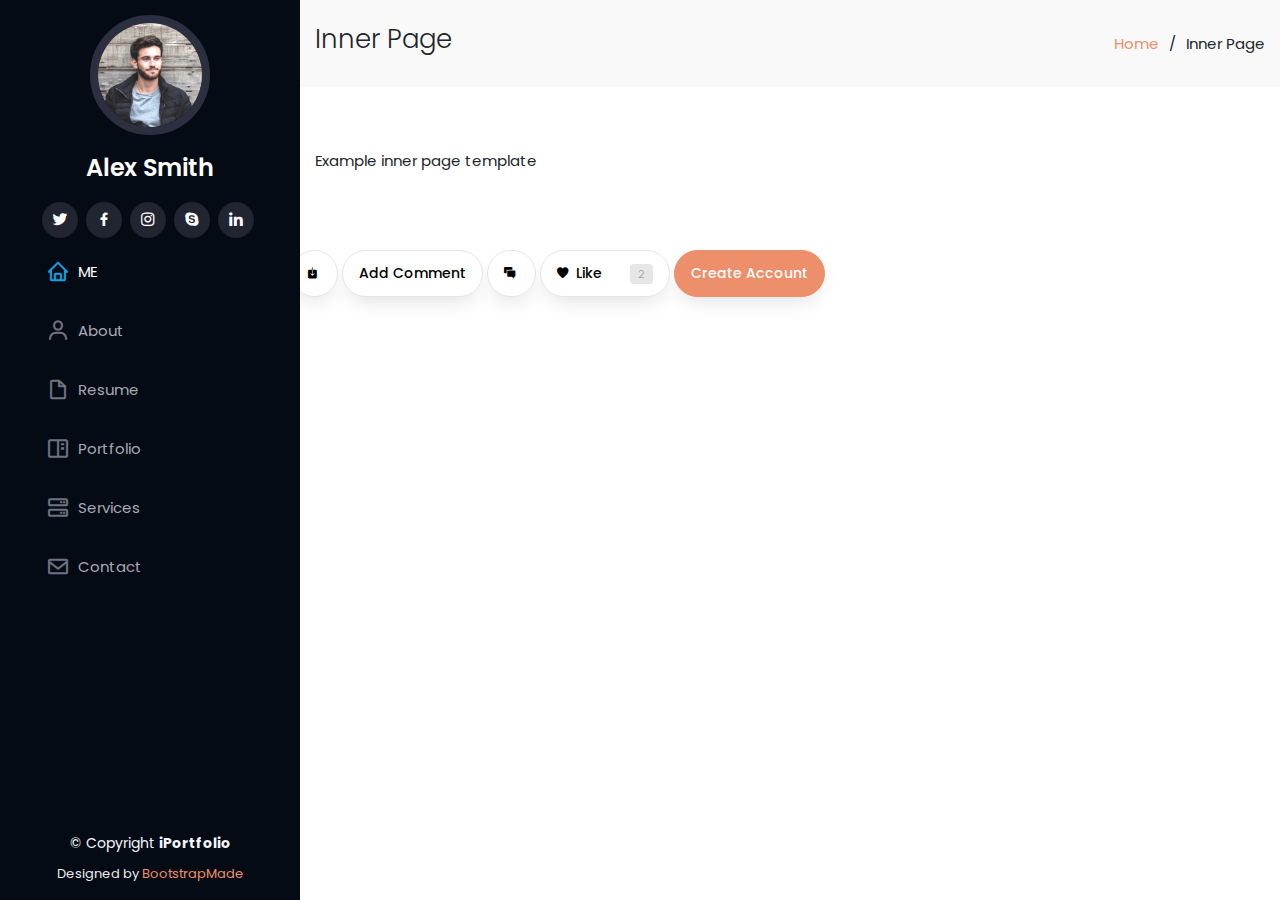
<file: inner-page.html>
<!DOCTYPE html>
<html lang="en">

<head>
  <meta charset="utf-8">
  <meta content="width=device-width, initial-scale=1.0" name="viewport">

  <title>Inner Page - iPortfolio Bootstrap Template</title>
  <meta content="" name="description">
  <meta content="" name="keywords">

  <!-- Favicons -->
  <link href="assets/img/favicon.png" rel="icon">
  <link href="assets/img/apple-touch-icon.png" rel="apple-touch-icon">

  <!-- Google Fonts -->
  <link href="https://fonts.googleapis.com/css?family=Open+Sans:300,300i,400,400i,600,600i,700,700i|Raleway:300,300i,400,400i,500,500i,600,600i,700,700i|Poppins:300,300i,400,400i,500,500i,600,600i,700,700i" rel="stylesheet">

  <!-- Vendor CSS Files -->
  <link href="assets/vendor/aos/aos.css" rel="stylesheet">
  <link href="assets/vendor/bootstrap/css/bootstrap.min.css" rel="stylesheet">
  <link href="assets/vendor/bootstrap-icons/bootstrap-icons.css" rel="stylesheet">
  <link href="assets/vendor/boxicons/css/boxicons.min.css" rel="stylesheet">
  <link href="assets/vendor/glightbox/css/glightbox.min.css" rel="stylesheet">
  <link href="assets/vendor/swiper/swiper-bundle.min.css" rel="stylesheet">

  <!-- Template Main CSS File -->
  <link href="assets/css/style.css" rel="stylesheet">

  <!-- =======================================================
  * Template Name: iPortfolio - v3.5.0
  * Template URL: https://bootstrapmade.com/iportfolio-bootstrap-portfolio-websites-template/
  * Author: BootstrapMade.com
  * License: https://bootstrapmade.com/license/
  ======================================================== -->
</head>

<body>

  <!-- ======= Mobile nav toggle button ======= -->
  <i class="bi bi-list mobile-nav-toggle d-xl-none"></i>

  <!-- ======= Header ======= -->
  <header id="header">
    <div class="d-flex flex-column">

      <div class="profile">
        <img src="assets/img/profile-img.jpg" alt="" class="img-fluid rounded-circle">
        <h1 class="text-light"><a href="index.html">Alex Smith</a></h1>
        <div class="social-links mt-3 text-center">
          <a href="#" class="twitter"><i class="bx bxl-twitter"></i></a>
          <a href="#" class="facebook"><i class="bx bxl-facebook"></i></a>
          <a href="#" class="instagram"><i class="bx bxl-instagram"></i></a>
          <a href="#" class="google-plus"><i class="bx bxl-skype"></i></a>
          <a href="#" class="linkedin"><i class="bx bxl-linkedin"></i></a>
        </div>
      </div>

      <nav id="navbar" class="nav-menu navbar">
        <ul>
          <li><a href="#hero" class="nav-link scrollto active"><i class="bx bx-home"></i> <span>ME</span></a></li>
          <li><a href="#about" class="nav-link scrollto"><i class="bx bx-user"></i> <span>About</span></a></li>
          <li><a href="#resume" class="nav-link scrollto"><i class="bx bx-file-blank"></i> <span>Resume</span></a></li>
          <li><a href="#portfolio" class="nav-link scrollto"><i class="bx bx-book-content"></i> <span>Portfolio</span></a></li>
          <li><a href="#services" class="nav-link scrollto"><i class="bx bx-server"></i> <span>Services</span></a></li>
          <li><a href="#contact" class="nav-link scrollto"><i class="bx bx-envelope"></i> <span>Contact</span></a></li>
        </ul>
      </nav><!-- .nav-menu -->
    </div>
  </header><!-- End Header -->

  <main id="main">

    <!-- ======= Breadcrumbs ======= -->
    <section class="breadcrumbs">
      <div class="container">

        <div class="d-flex justify-content-between align-items-center">
          <h2>Inner Page</h2>
          <ol>
            <li><a href="index.html">Home</a></li>
            <li>Inner Page</li>
          </ol>
        </div>

      </div>
    </section><!-- End Breadcrumbs -->

    <section class="inner-page">
      <div class="container">
        <p>
          Example inner page template
        </p>
      </div>
    </section>

  </main><!-- End #main -->

  <!-- ======= Footer ======= -->
  <footer id="footer">
    <div class="container">
      <div class="copyright">
        &copy; Copyright <strong><span>iPortfolio</span></strong>
      </div>
      <div class="credits">
        <!-- All the links in the footer should remain intact. -->
        <!-- You can delete the links only if you purchased the pro version. -->
        <!-- Licensing information: https://bootstrapmade.com/license/ -->
        <!-- Purchase the pro version with working PHP/AJAX contact form: https://bootstrapmade.com/iportfolio-bootstrap-portfolio-websites-template/ -->
        Designed by <a href="https://bootstrapmade.com/">BootstrapMade</a>
      </div>
    </div>
  </footer><!-- End  Footer -->

  <a href="#" class="back-to-top d-flex align-items-center justify-content-center"><i class="bi bi-arrow-up-short"></i></a>

  <!-- Vendor JS Files -->
  <script src="assets/vendor/aos/aos.js"></script>
  <script src="assets/vendor/bootstrap/js/bootstrap.bundle.min.js"></script>
  <script src="assets/vendor/glightbox/js/glightbox.min.js"></script>
  <script src="assets/vendor/isotope-layout/isotope.pkgd.min.js"></script>
  <script src="assets/vendor/php-email-form/validate.js"></script>
  <script src="assets/vendor/purecounter/purecounter.js"></script>
  <script src="assets/vendor/swiper/swiper-bundle.min.js"></script>
  <script src="assets/vendor/typed.js/typed.min.js"></script>
  <script src="assets/vendor/waypoints/noframework.waypoints.js"></script>

  <!-- Template Main JS File -->
  <script src="assets/js/main.js"></script>

</body>

</html>

















































        <div class="row">
          <div class="col-md-12">
            <button type="button" class="btn mb-2 mb-md-0 btn-round btn-outline">
              <i class="ion-ios-images mr-1"></i>
              Watch Photos
            </button>
            <button type="button" class="btn mb-2 mb-md-0 btn-round btn-outline">
              <i class="ion-ios-download mr-1"></i>
              Download
            </button>
            <button type="button" class="btn mb-2 mb-md-0 btn-round btn-outline">
              <i class="ion-ios-download mr-1"></i>
            </button>
            <button type="button" class="btn mb-2 mb-md-0 btn-round btn-outline">
              Add Comment
            </button>
            <button type="button" class="btn mb-2 mb-md-0 btn-round btn-outline">
              <i class="ion-ios-chatboxes mr-1"></i>
            </button>
            <button type="button" class="btn mb-2 mb-md-0 btn-round btn-outline">
              <i class="ion-ios-heart mr-1"></i>
              Like
              <small class="ml-4 rounded">2</small>
            </button>
            <button type="button" class="btn mb-2 mb-md-0 btn-round btn-primary">
              Create Account
            </button>
          </div>
        </div>
      </div>




   


    <link rel="stylesheet" href="  /css/ionicons.min.css">
    <link rel="stylesheet" href="  /css/style1.css">





























<button class="learn-more">Learn More</button>


<style type="text/css">

button {
  position: relative;
  display: inline-block;
  cursor: pointer;
  outline: none;
  border: 0;
  vertical-align: middle;
  text-decoration: none;
  font-size: inherit;
  font-family: inherit;
  &.learn-more {
    font-weight: 600;
    color: $text;
    text-transform: uppercase;
    padding: 1.25em 2em;
    background: $light-pink;
    border: 2px solid $pink-border;
    border-radius: 0.75em;
    transform-style: preserve-3d;
    transition: transform 150ms cubic-bezier(0, 0, 0.58, 1), background 150ms cubic-bezier(0, 0, 0.58, 1);
    &::before {
      position: absolute;
      content: '';
      width: 100%;
      height: 100%;
      top: 0;
      left: 0;
      right: 0;
      bottom: 0;
      background: $dark-pink;
      border-radius: inherit;
      box-shadow: 0 0 0 2px $pink-border, 0 0.625em 0 0 $pink-shadow;
      transform: translate3d(0, 0.75em, -1em);
      transition: transform 150ms cubic-bezier(0, 0, 0.58, 1), box-shadow 150ms cubic-bezier(0, 0, 0.58, 1);
    }
    &:hover {
      background: $pink;
      transform: translate(0, 0.25em);
      &::before {
        box-shadow: 0 0 0 2px $pink-border, 0 0.5em 0 0 $pink-shadow;
        transform: translate3d(0, 0.5em, -1em);
      }
    }
    &:active {
      background: $pink;
      transform: translate(0em, 0.75em);
      &::before {
        box-shadow: 0 0 0 2px $pink-border, 0 0 $pink-shadow;
        transform: translate3d(0, 0, -1em);
      }
    }
  }
}
</style>
</file>
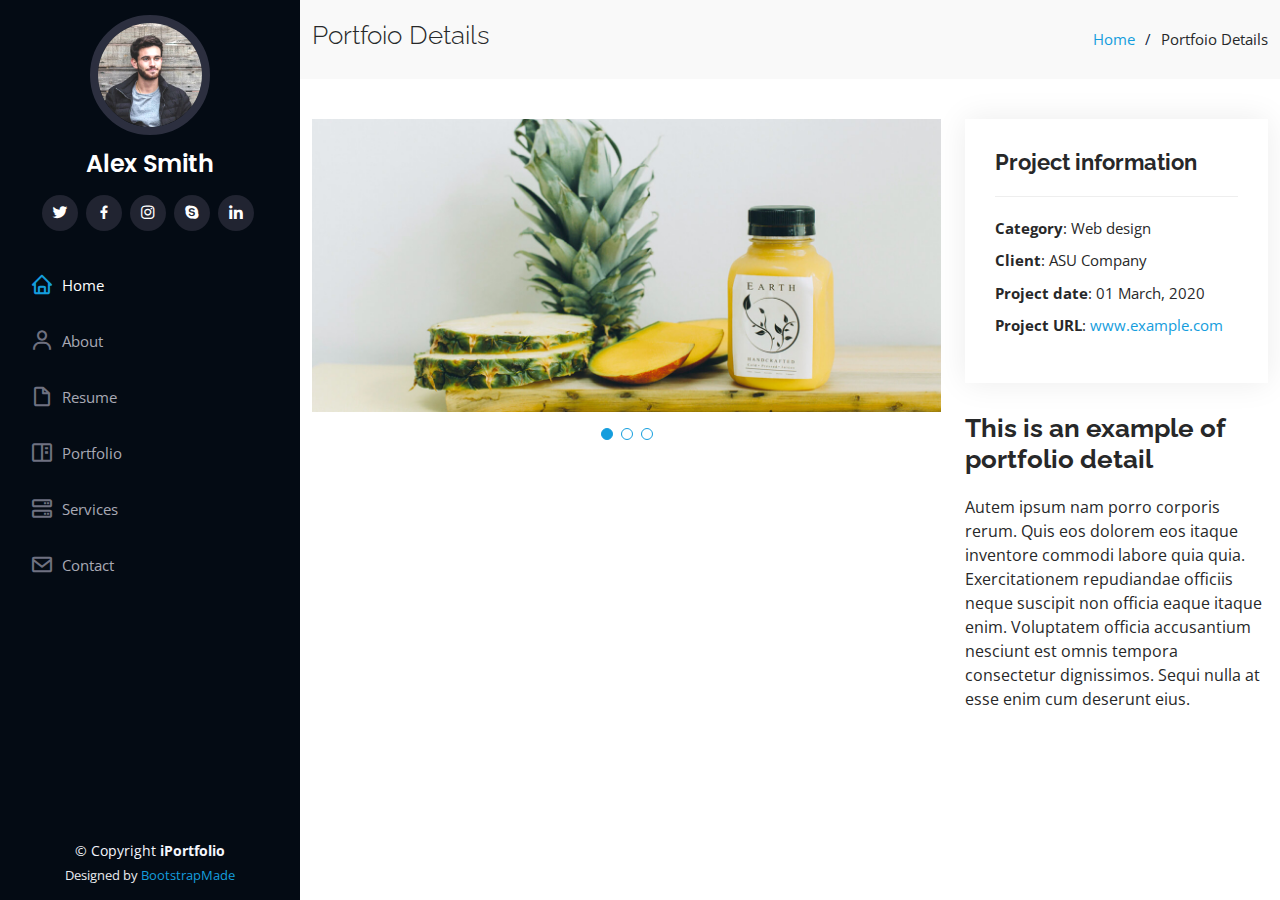
<file: portfolio-details.html>
<!DOCTYPE html>
<html lang="en">

<head>
  <meta charset="utf-8">
  <meta content="width=device-width, initial-scale=1.0" name="viewport">

  <title>Portfolio Details - iPortfolio Bootstrap Template</title>
  <meta content="" name="description">
  <meta content="" name="keywords">

  <!-- Favicons -->
  <link href="assets/img/favicon.png" rel="icon">
  <link href="assets/img/apple-touch-icon.png" rel="apple-touch-icon">

  <!-- Google Fonts -->
  <link href="https://fonts.googleapis.com/css?family=Open+Sans:300,300i,400,400i,600,600i,700,700i|Raleway:300,300i,400,400i,500,500i,600,600i,700,700i|Poppins:300,300i,400,400i,500,500i,600,600i,700,700i" rel="stylesheet">

  <!-- Vendor CSS Files -->
  <link href="assets/vendor/aos/aos.css" rel="stylesheet">
  <link href="assets/vendor/bootstrap/css/bootstrap.min.css" rel="stylesheet">
  <link href="assets/vendor/bootstrap-icons/bootstrap-icons.css" rel="stylesheet">
  <link href="assets/vendor/boxicons/css/boxicons.min.css" rel="stylesheet">
  <link href="assets/vendor/glightbox/css/glightbox.min.css" rel="stylesheet">
  <link href="assets/vendor/swiper/swiper-bundle.min.css" rel="stylesheet">

  <!-- Template Main CSS File -->
  <link href="assets/css/style.css" rel="stylesheet">

  <!-- =======================================================
  * Template Name: iPortfolio - v3.5.0
  * Template URL: https://bootstrapmade.com/iportfolio-bootstrap-portfolio-websites-template/
  * Author: BootstrapMade.com
  * License: https://bootstrapmade.com/license/
  ======================================================== -->
</head>

<body>

  <!-- ======= Mobile nav toggle button ======= -->
  <i class="bi bi-list mobile-nav-toggle d-xl-none"></i>

  <!-- ======= Header ======= -->
  <header id="header">
    <div class="d-flex flex-column">

      <div class="profile">
        <img src="assets/img/profile-img.jpg" alt="" class="img-fluid rounded-circle">
        <h1 class="text-light"><a href="index.html">Alex Smith</a></h1>
        <div class="social-links mt-3 text-center">
          <a href="#" class="twitter"><i class="bx bxl-twitter"></i></a>
          <a href="#" class="facebook"><i class="bx bxl-facebook"></i></a>
          <a href="#" class="instagram"><i class="bx bxl-instagram"></i></a>
          <a href="#" class="google-plus"><i class="bx bxl-skype"></i></a>
          <a href="#" class="linkedin"><i class="bx bxl-linkedin"></i></a>
        </div>
      </div>

      <nav id="navbar" class="nav-menu navbar">
        <ul>
          <li><a href="#hero" class="nav-link scrollto active"><i class="bx bx-home"></i> <span>Home</span></a></li>
          <li><a href="#about" class="nav-link scrollto"><i class="bx bx-user"></i> <span>About</span></a></li>
          <li><a href="#resume" class="nav-link scrollto"><i class="bx bx-file-blank"></i> <span>Resume</span></a></li>
          <li><a href="#portfolio" class="nav-link scrollto"><i class="bx bx-book-content"></i> <span>Portfolio</span></a></li>
          <li><a href="#services" class="nav-link scrollto"><i class="bx bx-server"></i> <span>Services</span></a></li>
          <li><a href="#contact" class="nav-link scrollto"><i class="bx bx-envelope"></i> <span>Contact</span></a></li>
        </ul>
      </nav><!-- .nav-menu -->
    </div>
  </header><!-- End Header -->

  <main id="main">

    <!-- ======= Breadcrumbs ======= -->
    <section id="breadcrumbs" class="breadcrumbs">
      <div class="container">

        <div class="d-flex justify-content-between align-items-center">
          <h2>Portfoio Details</h2>
          <ol>
            <li><a href="index.html">Home</a></li>
            <li>Portfoio Details</li>
          </ol>
        </div>

      </div>
    </section><!-- End Breadcrumbs -->

    <!-- ======= Portfolio Details Section ======= -->
    <section id="portfolio-details" class="portfolio-details">
      <div class="container">

        <div class="row gy-4">

          <div class="col-lg-8">
            <div class="portfolio-details-slider swiper">
              <div class="swiper-wrapper align-items-center">

                <div class="swiper-slide">
                  <img src="assets/img/portfolio/portfolio-details-1.jpg" alt="">
                </div>

                <div class="swiper-slide">
                  <img src="assets/img/portfolio/portfolio-details-2.jpg" alt="">
                </div>

                <div class="swiper-slide">
                  <img src="assets/img/portfolio/portfolio-details-3.jpg" alt="">
                </div>

              </div>
              <div class="swiper-pagination"></div>
            </div>
          </div>

          <div class="col-lg-4">
            <div class="portfolio-info">
              <h3>Project information</h3>
              <ul>
                <li><strong>Category</strong>: Web design</li>
                <li><strong>Client</strong>: ASU Company</li>
                <li><strong>Project date</strong>: 01 March, 2020</li>
                <li><strong>Project URL</strong>: <a href="#">www.example.com</a></li>
              </ul>
            </div>
            <div class="portfolio-description">
              <h2>This is an example of portfolio detail</h2>
              <p>
                Autem ipsum nam porro corporis rerum. Quis eos dolorem eos itaque inventore commodi labore quia quia. Exercitationem repudiandae officiis neque suscipit non officia eaque itaque enim. Voluptatem officia accusantium nesciunt est omnis tempora consectetur dignissimos. Sequi nulla at esse enim cum deserunt eius.
              </p>
            </div>
          </div>

        </div>

      </div>
    </section><!-- End Portfolio Details Section -->

  </main><!-- End #main -->

  <!-- ======= Footer ======= -->
  <footer id="footer">
    <div class="container">
      <div class="copyright">
        &copy; Copyright <strong><span>iPortfolio</span></strong>
      </div>
      <div class="credits">
        <!-- All the links in the footer should remain intact. -->
        <!-- You can delete the links only if you purchased the pro version. -->
        <!-- Licensing information: https://bootstrapmade.com/license/ -->
        <!-- Purchase the pro version with working PHP/AJAX contact form: https://bootstrapmade.com/iportfolio-bootstrap-portfolio-websites-template/ -->
        Designed by <a href="https://bootstrapmade.com/">BootstrapMade</a>
      </div>
    </div>
  </footer><!-- End  Footer -->

  <a href="#" class="back-to-top d-flex align-items-center justify-content-center"><i class="bi bi-arrow-up-short"></i></a>

  <!-- Vendor JS Files -->
  <script src="assets/vendor/aos/aos.js"></script>
  <script src="assets/vendor/bootstrap/js/bootstrap.bundle.min.js"></script>
  <script src="assets/vendor/glightbox/js/glightbox.min.js"></script>
  <script src="assets/vendor/isotope-layout/isotope.pkgd.min.js"></script>
  <script src="assets/vendor/php-email-form/validate.js"></script>
  <script src="assets/vendor/purecounter/purecounter.js"></script>
  <script src="assets/vendor/swiper/swiper-bundle.min.js"></script>
  <script src="assets/vendor/typed.js/typed.min.js"></script>
  <script src="assets/vendor/waypoints/noframework.waypoints.js"></script>

  <!-- Template Main JS File -->
  <script src="assets/js/main.js"></script>

</body>

</html>
</file>
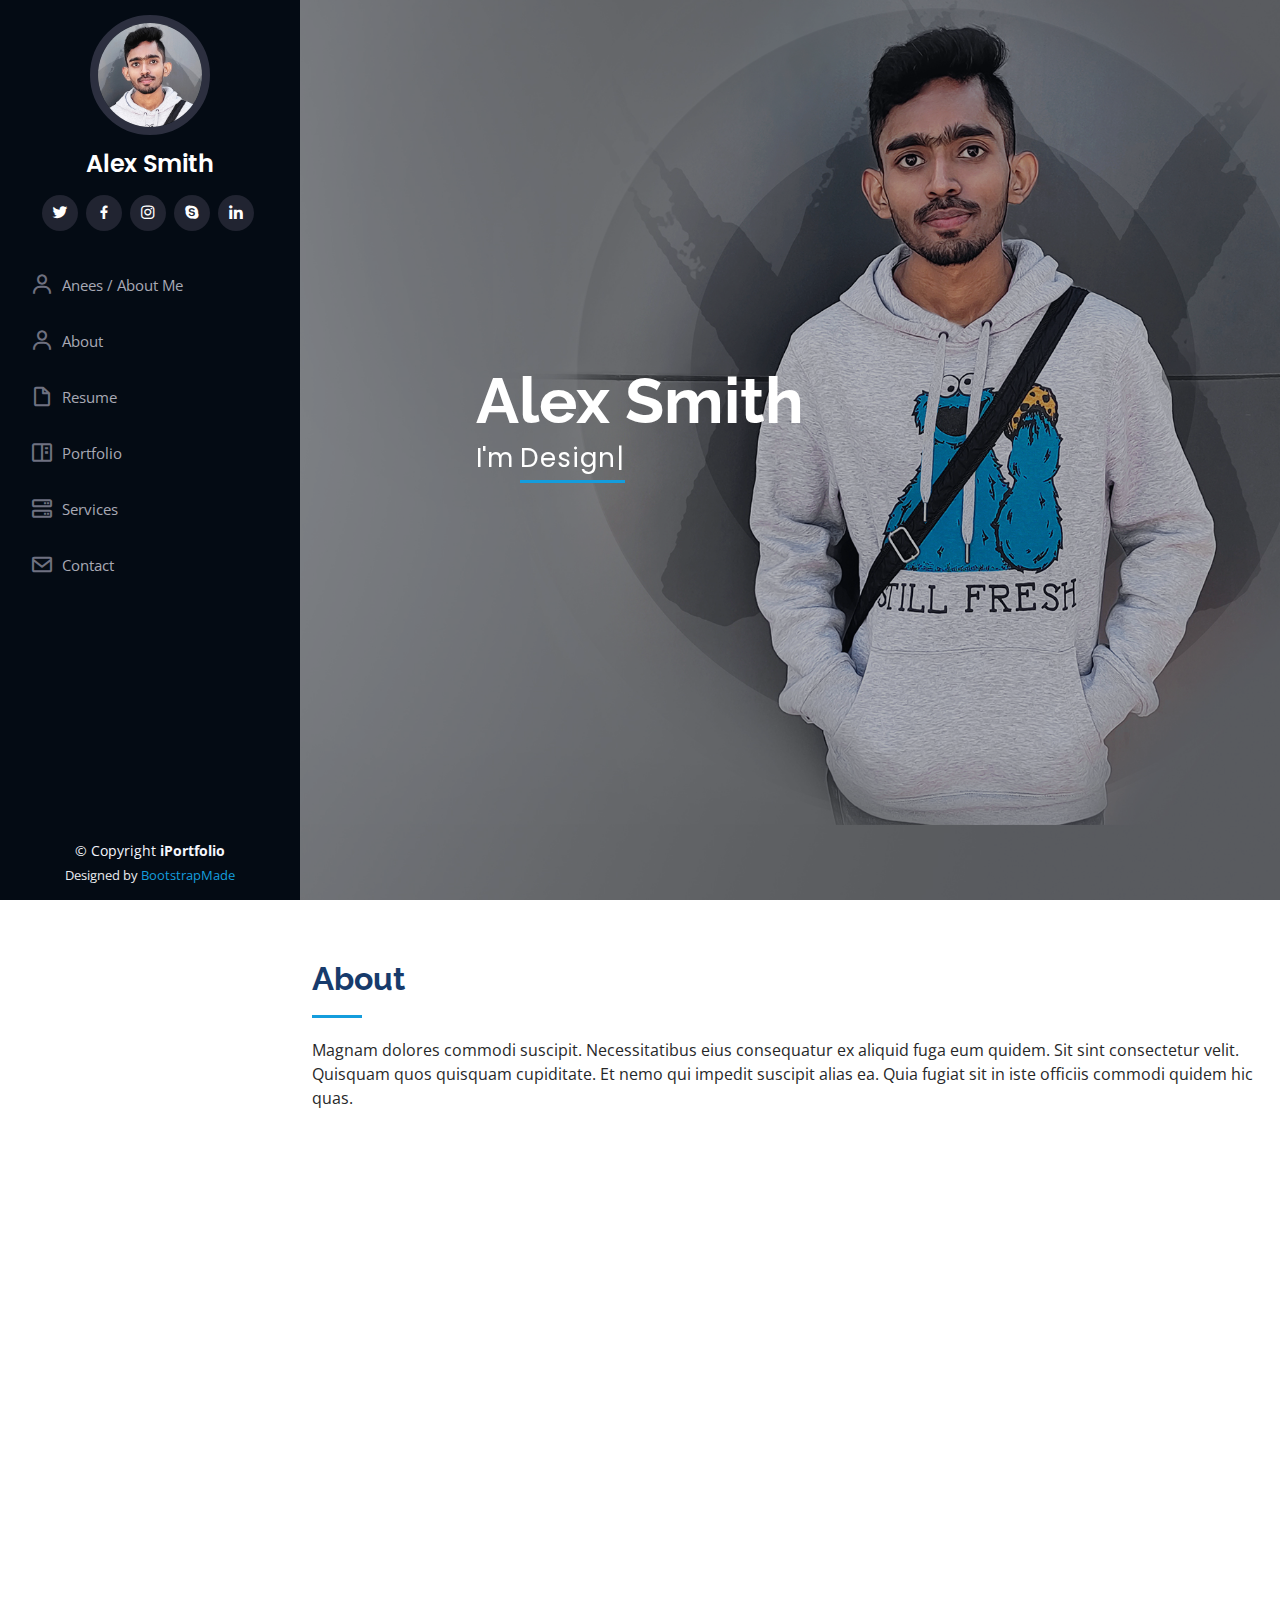
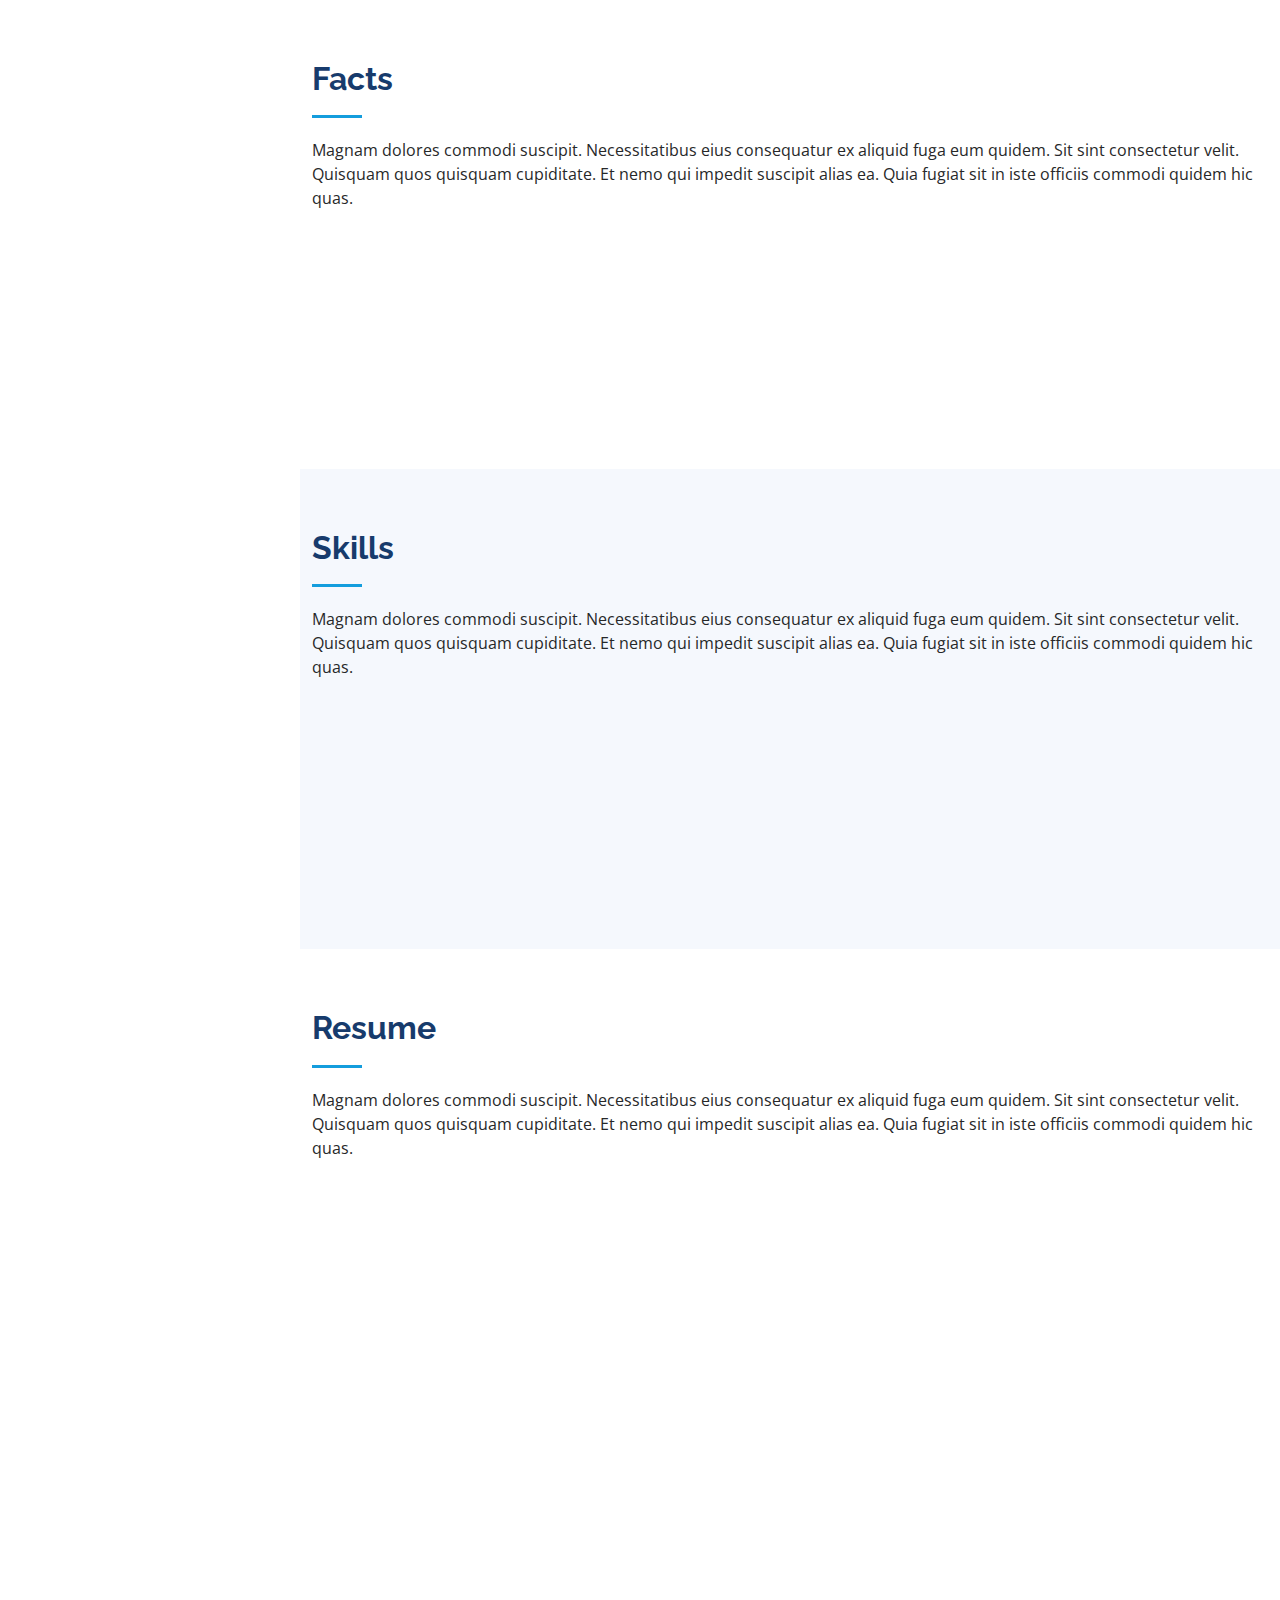
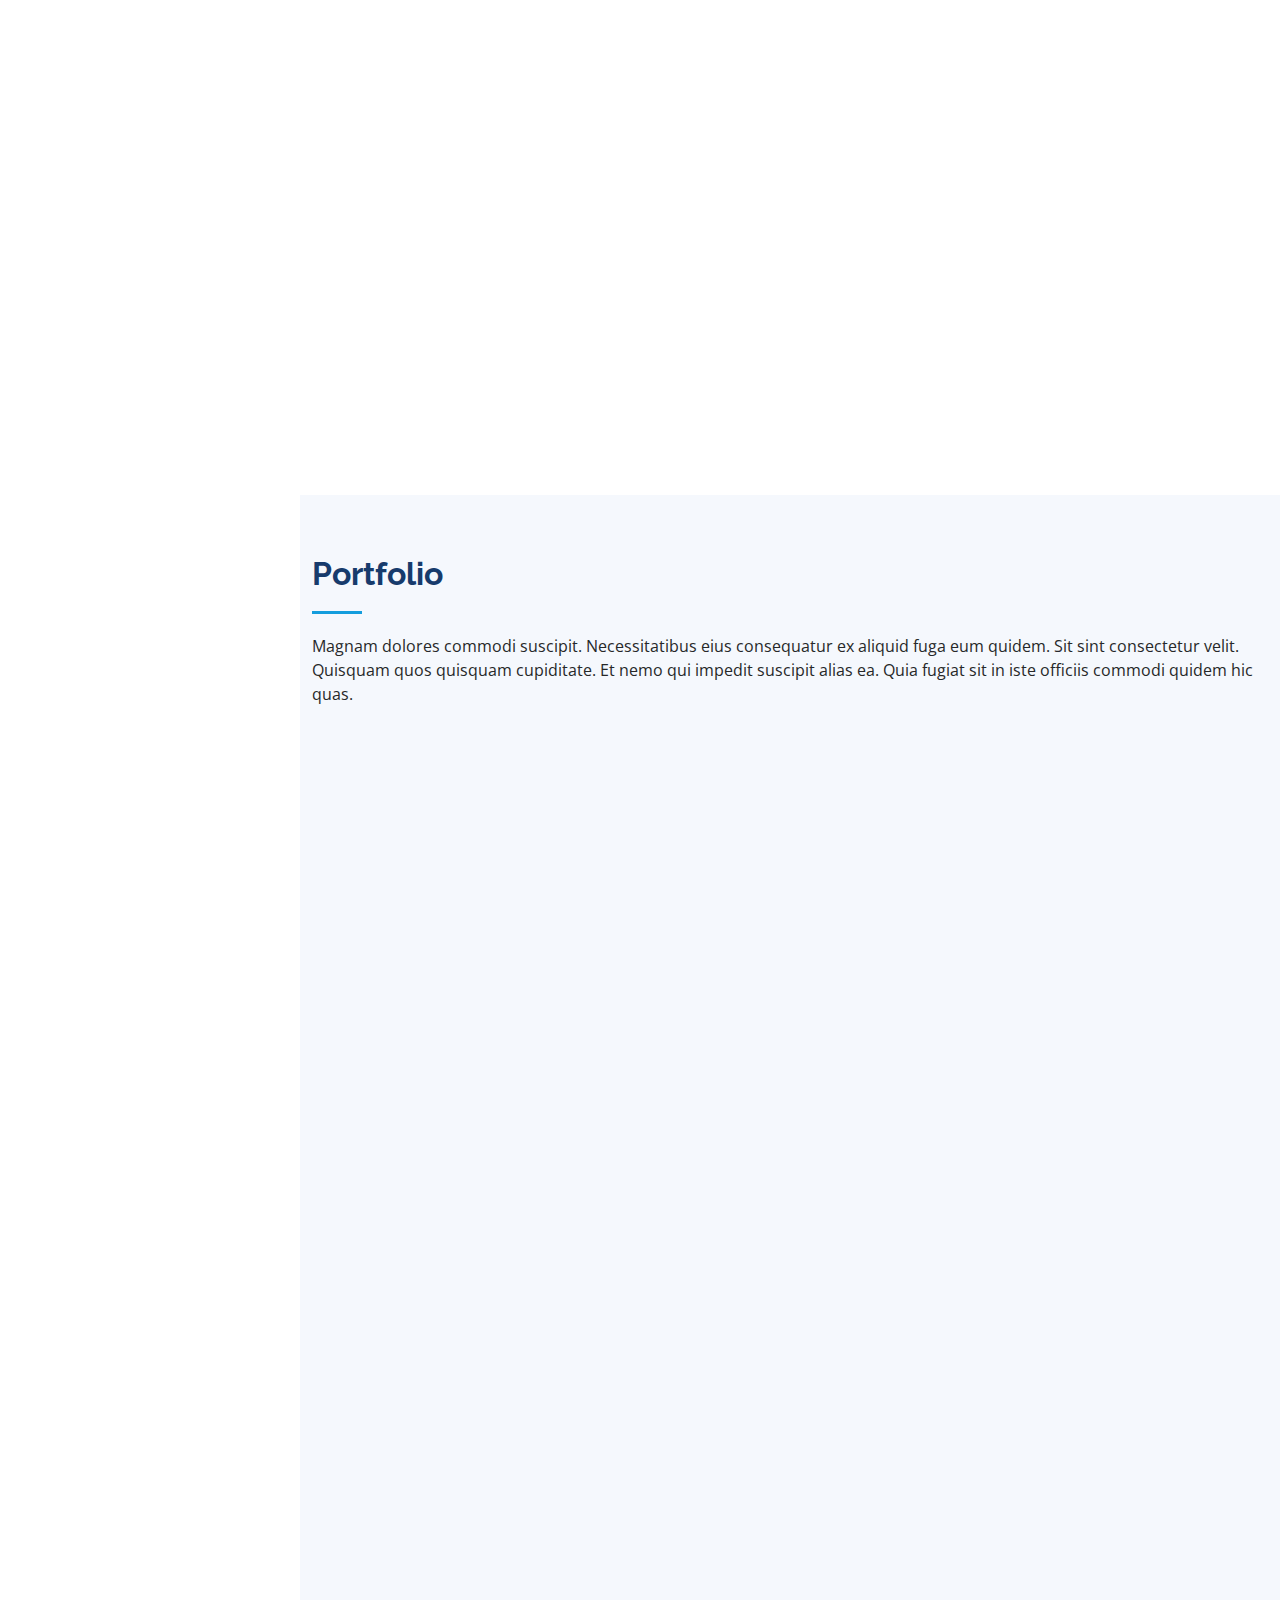
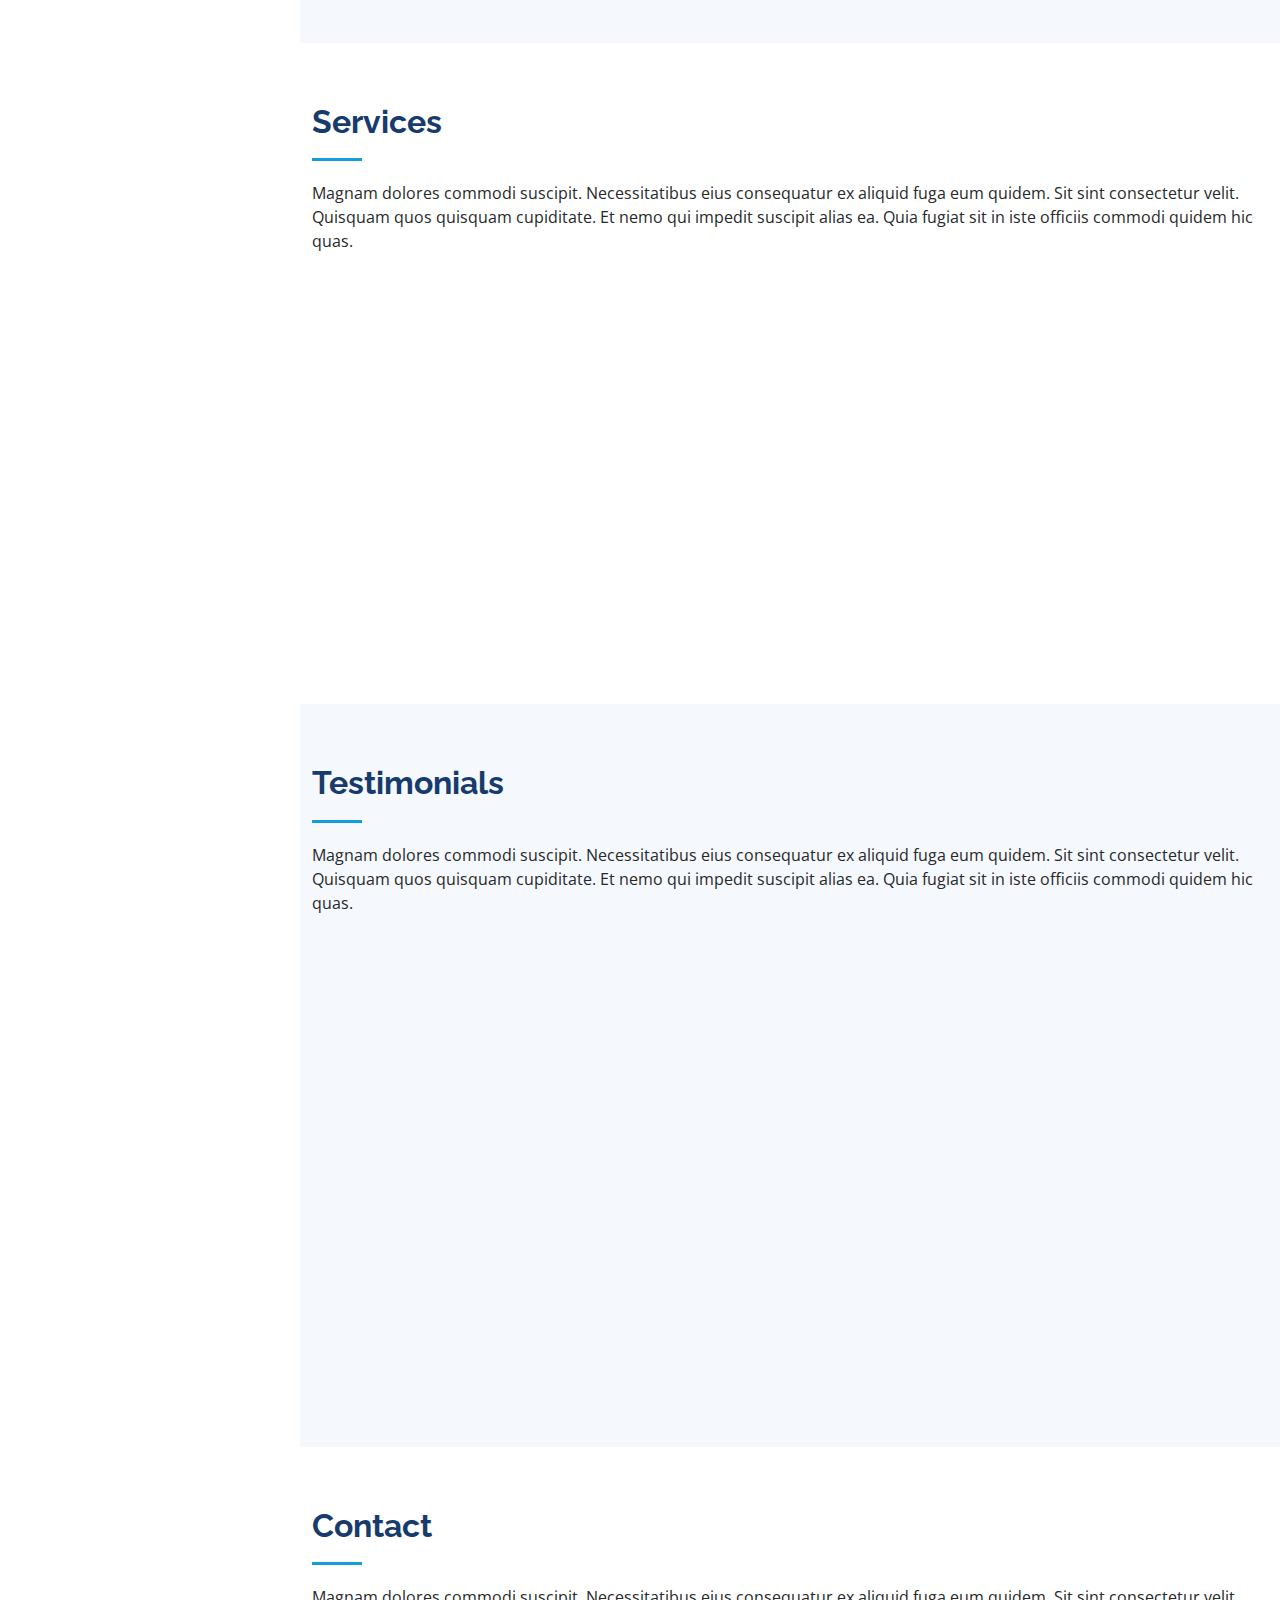
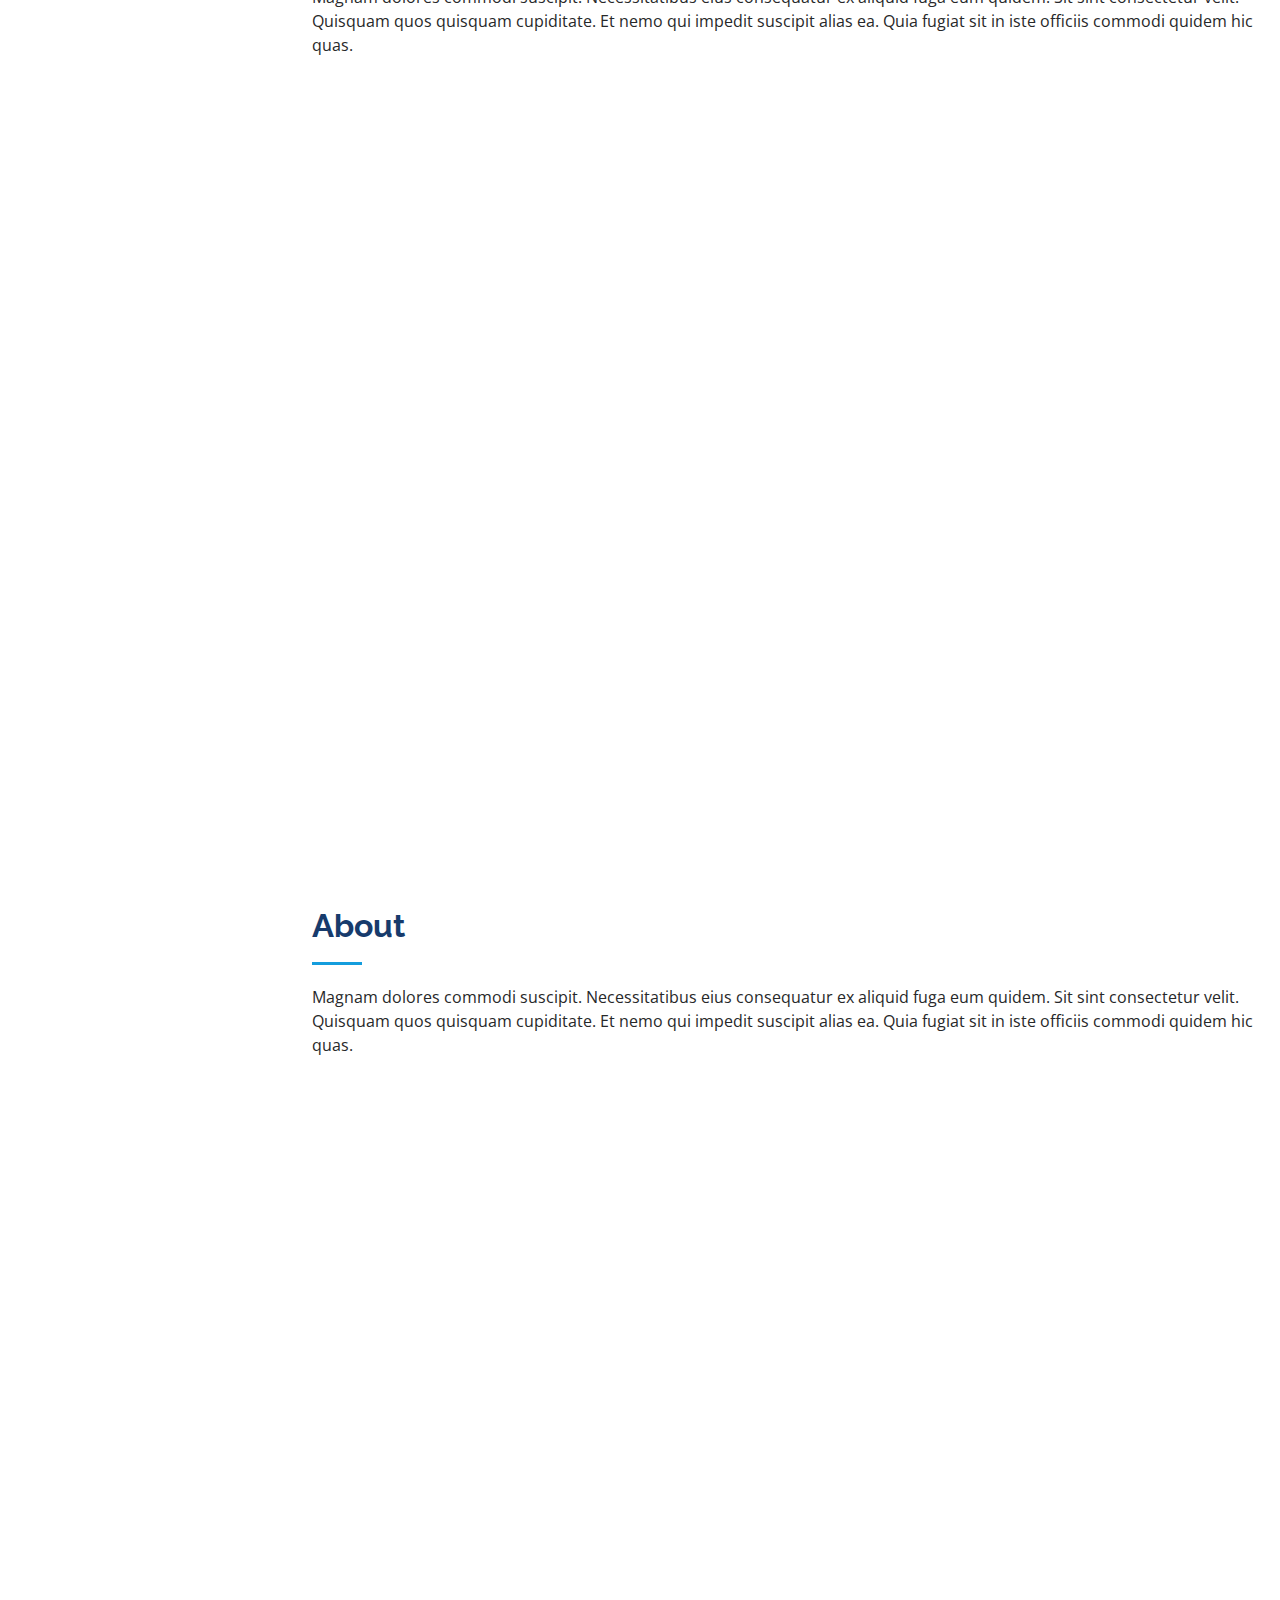
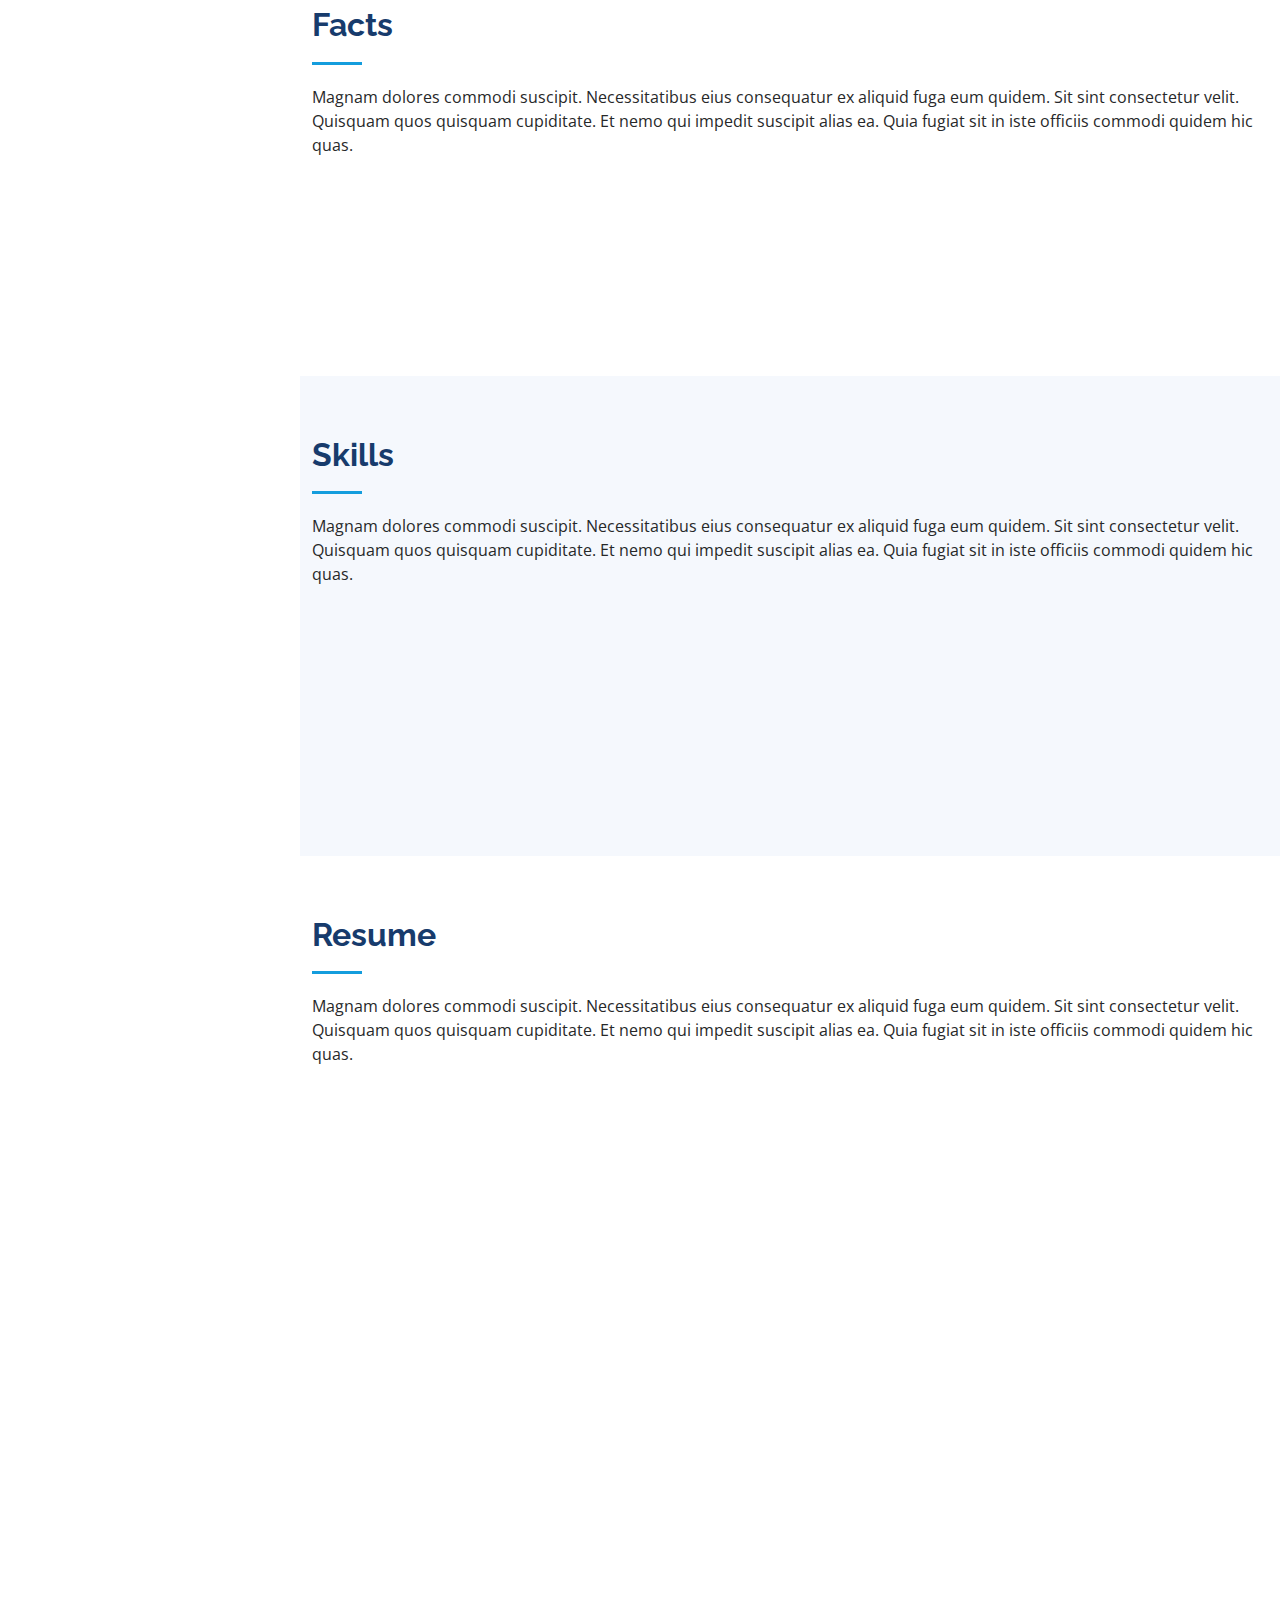
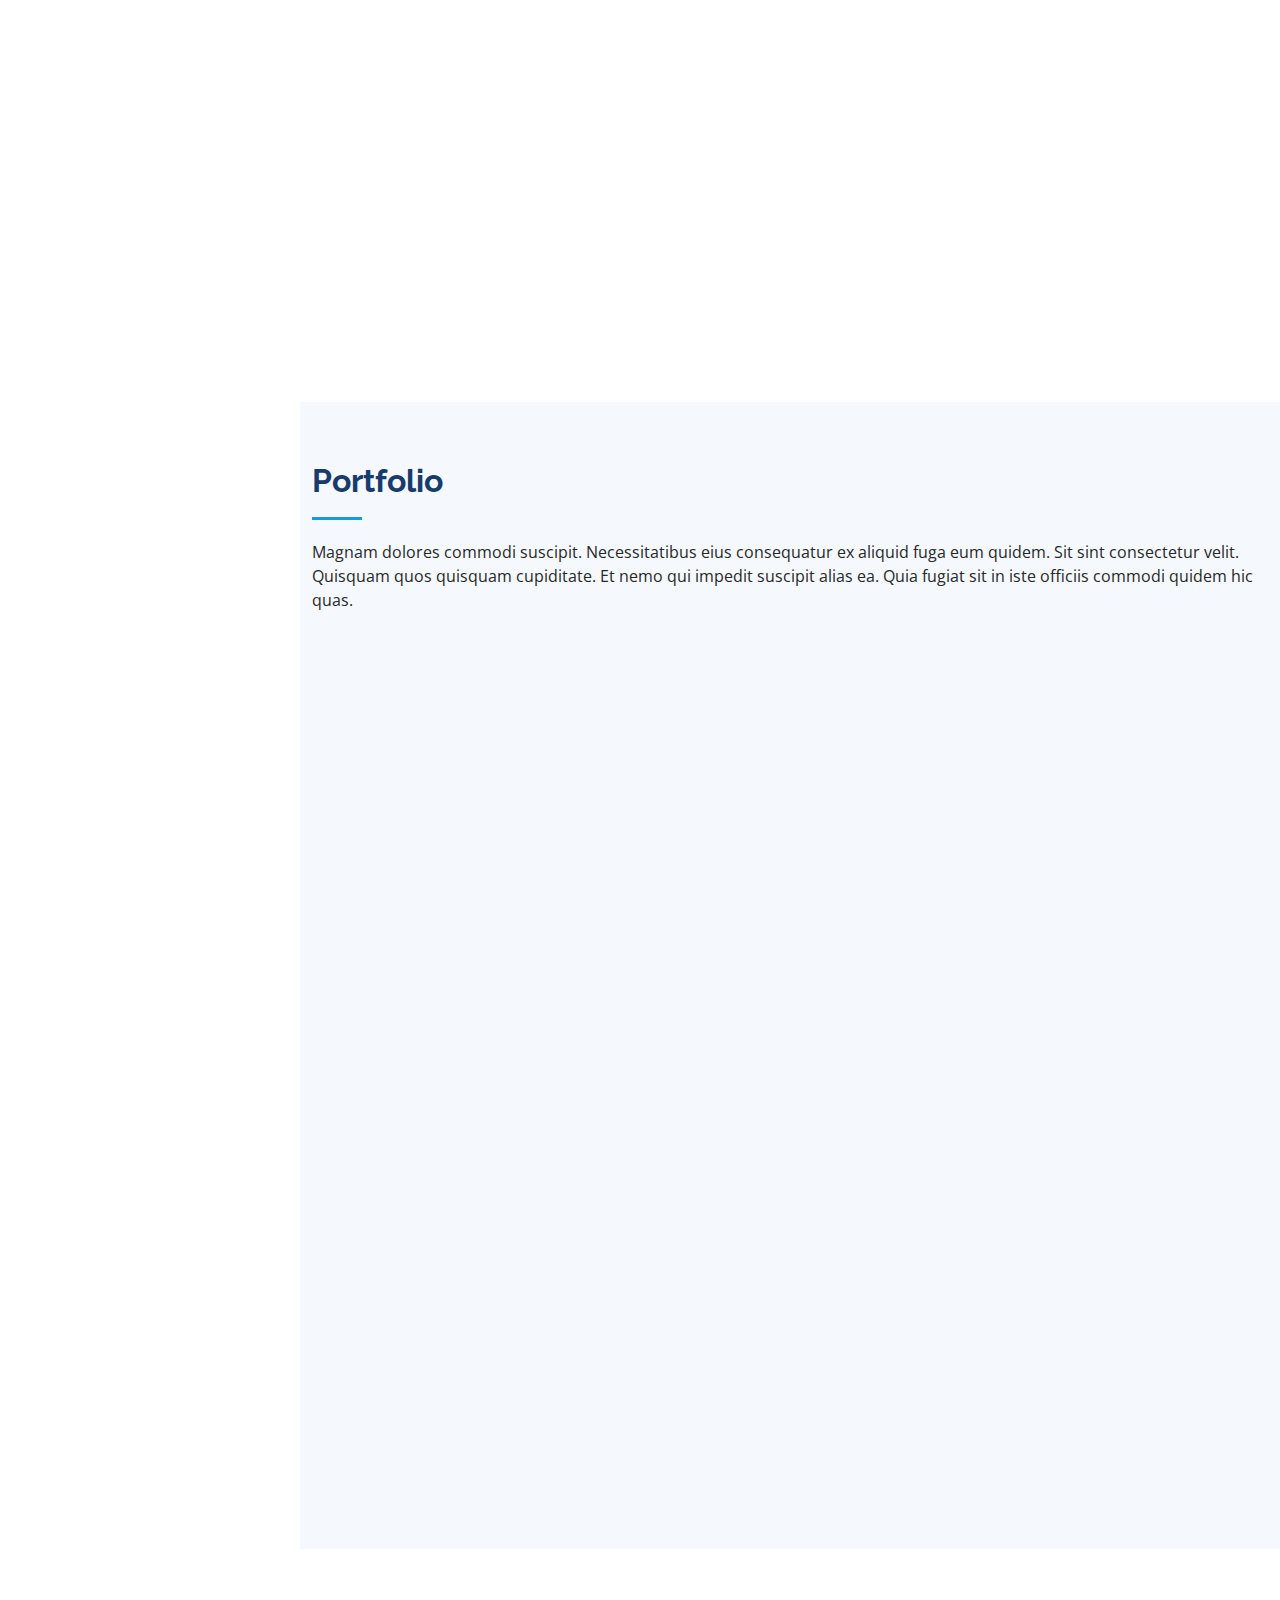
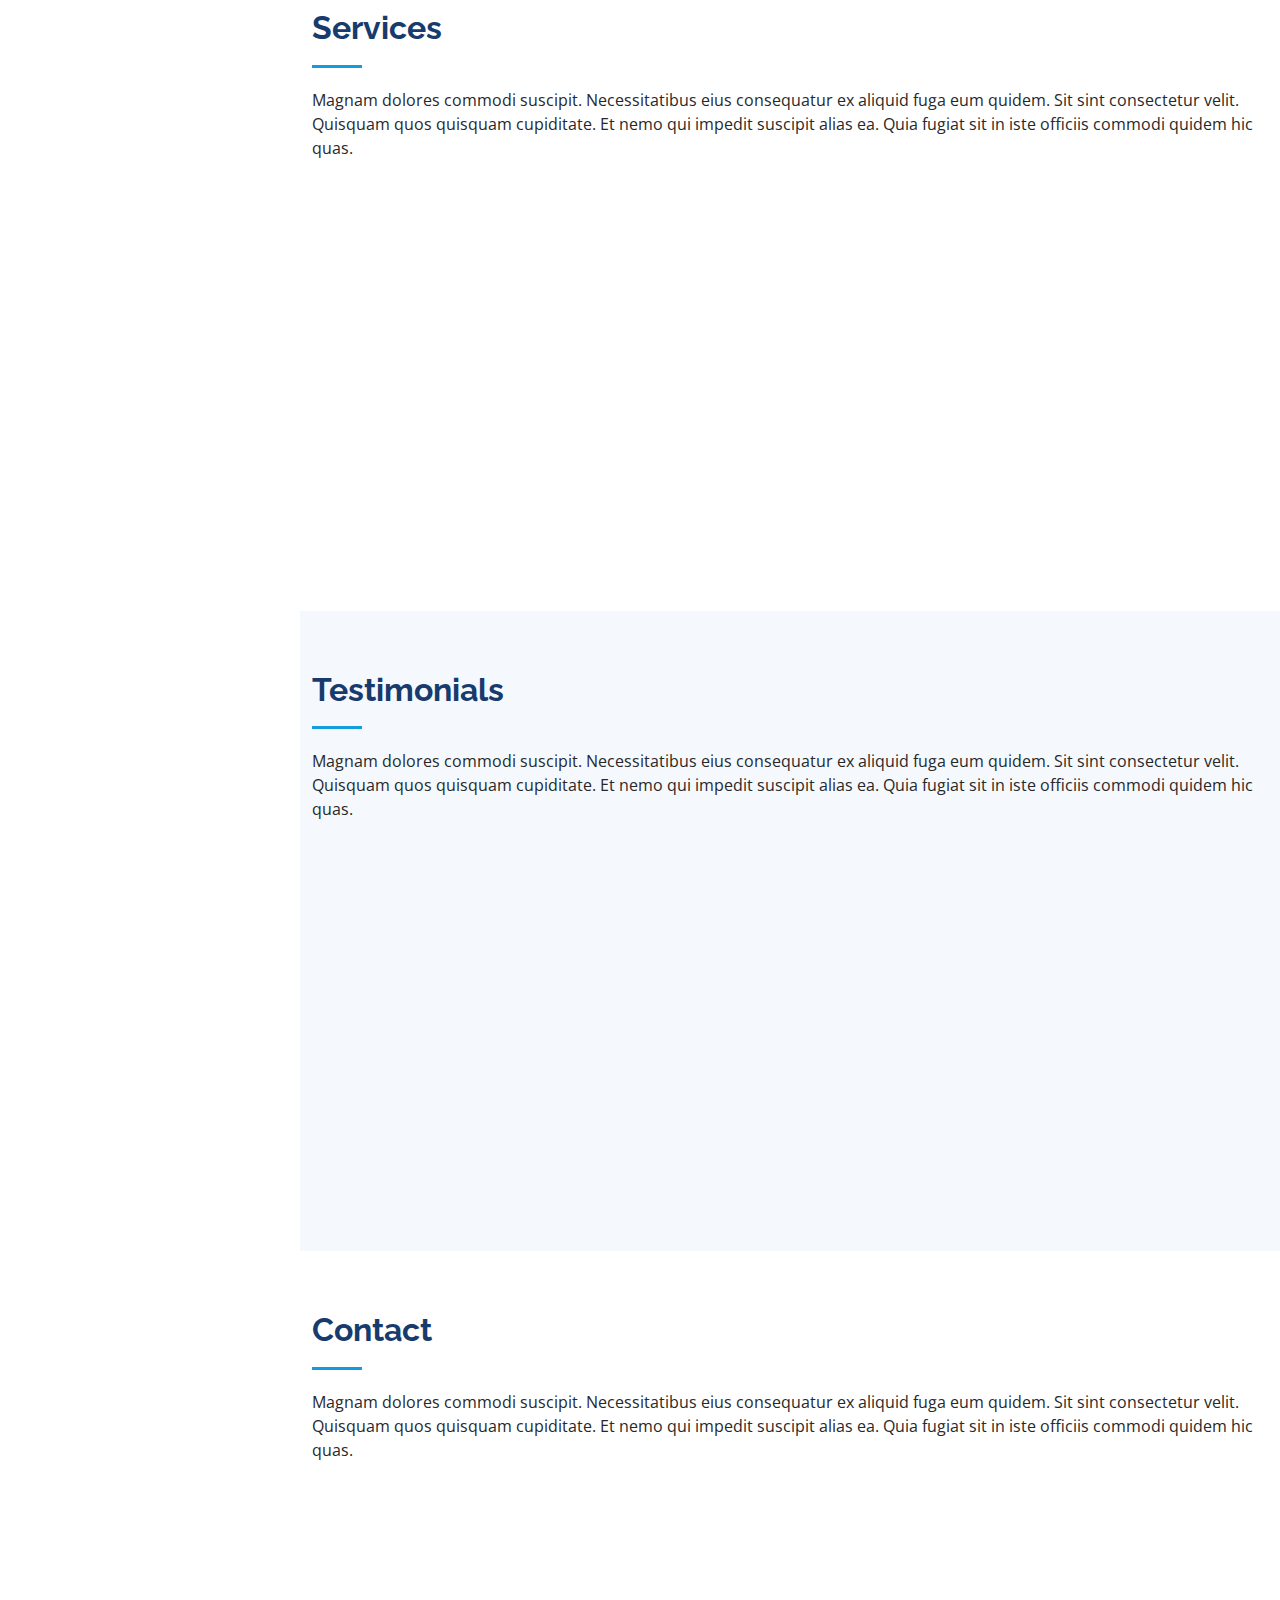
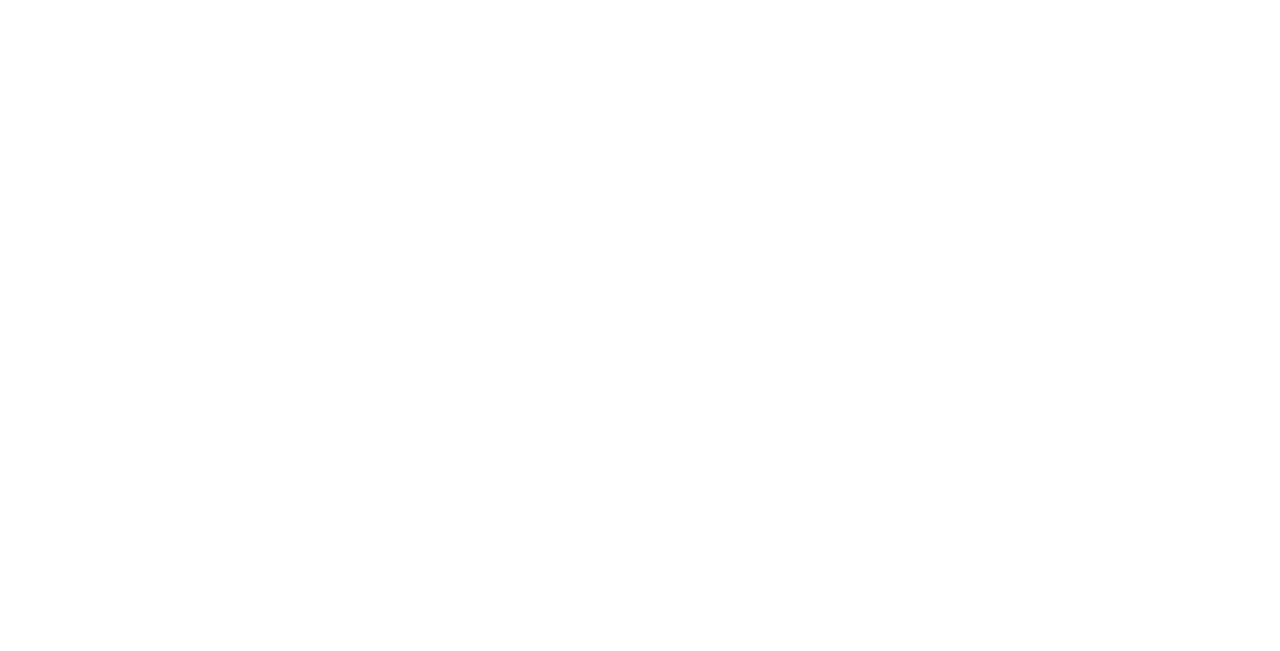
<file:  .html>
<!DOCTYPE html>
<html lang="en">

<head>
  <meta charset="utf-8">
  <meta content="width=device-width, initial-scale=1.0" name="viewport">

  <title>iPortfolio Bootstrap Template - Index</title>
  <meta content="" name="description">
  <meta content="" name="keywords">

  <!-- Favicons -->
  <link href="  /img/favicon.png" rel="icon">
  <link href="  /img/apple-touch-icon.png" rel="apple-touch-icon">

  <!-- Google Fonts -->
  <link href="https://fonts.googleapis.com/css?family=Open+Sans:300,300i,400,400i,600,600i,700,700i|Raleway:300,300i,400,400i,500,500i,600,600i,700,700i|Poppins:300,300i,400,400i,500,500i,600,600i,700,700i" rel="stylesheet">

  <!-- Vendor CSS Files -->
  <link href="  /vendor/aos/aos.css" rel="stylesheet">
  <link href="  /vendor/bootstrap/css/bootstrap.min.css" rel="stylesheet">
  <link href="  /vendor/bootstrap-icons/bootstrap-icons.css" rel="stylesheet">
  <link href="  /vendor/boxicons/css/boxicons.min.css" rel="stylesheet">
  <link href="  /vendor/glightbox/css/glightbox.min.css" rel="stylesheet">
  <link href="  /vendor/swiper/swiper-bundle.min.css" rel="stylesheet">

  <!-- Template Main CSS File -->
  <link href="  /css/style.css" rel="stylesheet">

  <!-- =======================================================
  * Template Name: iPortfolio - v3.5.0
  * Template URL: https://bootstrapmade.com/iportfolio-bootstrap-portfolio-websites-template/
  * Author: BootstrapMade.com
  * License: https://bootstrapmade.com/license/
  ======================================================== -->
</head>

<body>

  <!-- ======= Mobile nav toggle button ======= -->
  <i class="bi bi-list mobile-nav-toggle d-xl-none"></i>

  <!-- ======= Header ======= -->
  <header id="header">
    <div class="d-flex flex-column">

      <div class="profile">
        <img src="  /img/profile-img.jpg" alt="" class="img-fluid rounded-circle">
        <h1 class="text-light"><a href="index.html">Alex Smith</a></h1>
        <div class="social-links mt-3 text-center">
          <a href="#" class="twitter"><i class="bx bxl-twitter"></i></a>
          <a href="#" class="facebook"><i class="bx bxl-facebook"></i></a>
          <a href="#" class="instagram"><i class="bx bxl-instagram"></i></a>
          <a href="#" class="google-plus"><i class="bx bxl-skype"></i></a>
          <a href="#" class="linkedin"><i class="bx bxl-linkedin"></i></a>
        </div>
      </div>

      <nav id="navbar" class="nav-menu navbar">
        <ul>
         <li><a  href="/"  class="nav-link scrollto "><i class="bx bx-user"></i> <span>Anees / About Me</span></a></li>
          <li><a href="#about" class="nav-link scrollto"><i class="bx bx-user"></i> <span>About</span></a></li>
          <li><a href="#resume" class="nav-link scrollto"><i class="bx bx-file-blank"></i> <span>Resume</span></a></li>
          <li><a href="#portfolio" class="nav-link scrollto"><i class="bx bx-book-content"></i> <span>Portfolio</span></a></li>
          <li><a href="#services" class="nav-link scrollto"><i class="bx bx-server"></i> <span>Services</span></a></li>
          <li><a href="#contact" class="nav-link scrollto"><i class="bx bx-envelope"></i> <span>Contact</span></a></li>
        </ul>
      </nav><!-- .nav-menu -->
    </div>
  </header><!-- End Header -->

  <!-- ======= Hero Section ======= -->
  <section id="hero" class="d-flex flex-column justify-content-center align-items-center">
    <div class="hero-container" data-aos="fade-in">
      <h1>Alex Smith</h1>
      <p>I'm <span class="typed" data-typed-items="Designer, Developer, Freelancer, Photographer"></span></p>
    </div>
  </section><!-- End Hero -->

  <main id="main">

    <!-- ======= About Section ======= -->
    <section id="about" class="about">
      <div class="container">

        <div class="section-title">
          <h2>About</h2>
          <p>Magnam dolores commodi suscipit. Necessitatibus eius consequatur ex aliquid fuga eum quidem. Sit sint consectetur velit. Quisquam quos quisquam cupiditate. Et nemo qui impedit suscipit alias ea. Quia fugiat sit in iste officiis commodi quidem hic quas.</p>
        </div>

        <div class="row">
          <div class="col-lg-4" data-aos="fade-right">
            <img src="  /img/profile-img.jpg" class="img-fluid" alt="">
          </div>
          <div class="col-lg-8 pt-4 pt-lg-0 content" data-aos="fade-left">
            <h3>UI/UX Designer &amp; Web Developer.</h3>
            <p class="fst-italic">
              Lorem ipsum dolor sit amet, consectetur adipiscing elit, sed do eiusmod tempor incididunt ut labore et dolore
              magna aliqua.
            </p>
            <div class="row">
              <div class="col-lg-6">
                <ul>
                  <li><i class="bi bi-chevron-right"></i> <strong>Birthday:</strong> <span>1 May 1995</span></li>
                  <li><i class="bi bi-chevron-right"></i> <strong>Website:</strong> <span>www.example.com</span></li>
                  <li><i class="bi bi-chevron-right"></i> <strong>Phone:</strong> <span>+123 456 7890</span></li>
                  <li><i class="bi bi-chevron-right"></i> <strong>City:</strong> <span>New York, USA</span></li>
                </ul>
              </div>
              <div class="col-lg-6">
                <ul>
                  <li><i class="bi bi-chevron-right"></i> <strong>Age:</strong> <span>30</span></li>
                  <li><i class="bi bi-chevron-right"></i> <strong>Degree:</strong> <span>Master</span></li>
                  <li><i class="bi bi-chevron-right"></i> <strong>PhEmailone:</strong> <span>email@example.com</span></li>
                  <li><i class="bi bi-chevron-right"></i> <strong>Freelance:</strong> <span>Available</span></li>
                </ul>
              </div>
            </div>
            <p>
              Officiis eligendi itaque labore et dolorum mollitia officiis optio vero. Quisquam sunt adipisci omnis et ut. Nulla accusantium dolor incidunt officia tempore. Et eius omnis.
              Cupiditate ut dicta maxime officiis quidem quia. Sed et consectetur qui quia repellendus itaque neque. Aliquid amet quidem ut quaerat cupiditate. Ab et eum qui repellendus omnis culpa magni laudantium dolores.
            </p>
          </div>
        </div>

      </div>
    </section><!-- End About Section -->

    <!-- ======= Facts Section ======= -->
    <section id="facts" class="facts">
      <div class="container">

        <div class="section-title">
          <h2>Facts</h2>
          <p>Magnam dolores commodi suscipit. Necessitatibus eius consequatur ex aliquid fuga eum quidem. Sit sint consectetur velit. Quisquam quos quisquam cupiditate. Et nemo qui impedit suscipit alias ea. Quia fugiat sit in iste officiis commodi quidem hic quas.</p>
        </div>

        <div class="row no-gutters">

          <div class="col-lg-3 col-md-6 d-md-flex align-items-md-stretch" data-aos="fade-up">
            <div class="count-box">
              <i class="bi bi-emoji-smile"></i>
              <span data-purecounter-start="0" data-purecounter-end="232" data-purecounter-duration="1" class="purecounter"></span>
              <p><strong>Happy Clients</strong> consequuntur quae</p>
            </div>
          </div>

          <div class="col-lg-3 col-md-6 d-md-flex align-items-md-stretch" data-aos="fade-up" data-aos-delay="100">
            <div class="count-box">
              <i class="bi bi-journal-richtext"></i>
              <span data-purecounter-start="0" data-purecounter-end="521" data-purecounter-duration="1" class="purecounter"></span>
              <p><strong>Projects</strong> adipisci atque cum quia aut</p>
            </div>
          </div>

          <div class="col-lg-3 col-md-6 d-md-flex align-items-md-stretch" data-aos="fade-up" data-aos-delay="200">
            <div class="count-box">
              <i class="bi bi-headset"></i>
              <span data-purecounter-start="0" data-purecounter-end="1453" data-purecounter-duration="1" class="purecounter"></span>
              <p><strong>Hours Of Support</strong> aut commodi quaerat</p>
            </div>
          </div>

          <div class="col-lg-3 col-md-6 d-md-flex align-items-md-stretch" data-aos="fade-up" data-aos-delay="300">
            <div class="count-box">
              <i class="bi bi-people"></i>
              <span data-purecounter-start="0" data-purecounter-end="32" data-purecounter-duration="1" class="purecounter"></span>
              <p><strong>Hard Workers</strong> rerum asperiores dolor</p>
            </div>
          </div>

        </div>

      </div>
    </section><!-- End Facts Section -->

    <!-- ======= Skills Section ======= -->
    <section id="skills" class="skills section-bg">
      <div class="container">

        <div class="section-title">
          <h2>Skills</h2>
          <p>Magnam dolores commodi suscipit. Necessitatibus eius consequatur ex aliquid fuga eum quidem. Sit sint consectetur velit. Quisquam quos quisquam cupiditate. Et nemo qui impedit suscipit alias ea. Quia fugiat sit in iste officiis commodi quidem hic quas.</p>
        </div>

        <div class="row skills-content">

          <div class="col-lg-6" data-aos="fade-up">

            <div class="progress">
              <span class="skill">HTML <i class="val">100%</i></span>
              <div class="progress-bar-wrap">
                <div class="progress-bar" role="progressbar" aria-valuenow="100" aria-valuemin="0" aria-valuemax="100"></div>
              </div>
            </div>

            <div class="progress">
              <span class="skill">CSS <i class="val">90%</i></span>
              <div class="progress-bar-wrap">
                <div class="progress-bar" role="progressbar" aria-valuenow="90" aria-valuemin="0" aria-valuemax="100"></div>
              </div>
            </div>

            <div class="progress">
              <span class="skill">JavaScript <i class="val">75%</i></span>
              <div class="progress-bar-wrap">
                <div class="progress-bar" role="progressbar" aria-valuenow="75" aria-valuemin="0" aria-valuemax="100"></div>
              </div>
            </div>

          </div>

          <div class="col-lg-6" data-aos="fade-up" data-aos-delay="100">

            <div class="progress">
              <span class="skill">PHP <i class="val">80%</i></span>
              <div class="progress-bar-wrap">
                <div class="progress-bar" role="progressbar" aria-valuenow="80" aria-valuemin="0" aria-valuemax="100"></div>
              </div>
            </div>

            <div class="progress">
              <span class="skill">WordPress/CMS <i class="val">90%</i></span>
              <div class="progress-bar-wrap">
                <div class="progress-bar" role="progressbar" aria-valuenow="90" aria-valuemin="0" aria-valuemax="100"></div>
              </div>
            </div>

            <div class="progress">
              <span class="skill">Photoshop <i class="val">55%</i></span>
              <div class="progress-bar-wrap">
                <div class="progress-bar" role="progressbar" aria-valuenow="55" aria-valuemin="0" aria-valuemax="100"></div>
              </div>
            </div>

          </div>

        </div>

      </div>
    </section><!-- End Skills Section -->

    <!-- ======= Resume Section ======= -->
    <section id="resume" class="resume">
      <div class="container">

        <div class="section-title">
          <h2>Resume</h2>
          <p>Magnam dolores commodi suscipit. Necessitatibus eius consequatur ex aliquid fuga eum quidem. Sit sint consectetur velit. Quisquam quos quisquam cupiditate. Et nemo qui impedit suscipit alias ea. Quia fugiat sit in iste officiis commodi quidem hic quas.</p>
        </div>

        <div class="row">
          <div class="col-lg-6" data-aos="fade-up">
            <h3 class="resume-title">Sumary</h3>
            <div class="resume-item pb-0">
              <h4>Alex Smith</h4>
              <p><em>Innovative and deadline-driven Graphic Designer with 3+ years of experience designing and developing user-centered digital/print marketing material from initial concept to final, polished deliverable.</em></p>
              <ul>
                <li>Portland par 127,Orlando, FL</li>
                <li>(123) 456-7891</li>
                <li>alice.barkley@example.com</li>
              </ul>
            </div>

            <h3 class="resume-title">Education</h3>
            <div class="resume-item">
              <h4>Master of Fine Arts &amp; Graphic Design</h4>
              <h5>2015 - 2016</h5>
              <p><em>Rochester Institute of Technology, Rochester, NY</em></p>
              <p>Qui deserunt veniam. Et sed aliquam labore tempore sed quisquam iusto autem sit. Ea vero voluptatum qui ut dignissimos deleniti nerada porti sand markend</p>
            </div>
            <div class="resume-item">
              <h4>Bachelor of Fine Arts &amp; Graphic Design</h4>
              <h5>2010 - 2014</h5>
              <p><em>Rochester Institute of Technology, Rochester, NY</em></p>
              <p>Quia nobis sequi est occaecati aut. Repudiandae et iusto quae reiciendis et quis Eius vel ratione eius unde vitae rerum voluptates asperiores voluptatem Earum molestiae consequatur neque etlon sader mart dila</p>
            </div>
          </div>
          <div class="col-lg-6" data-aos="fade-up" data-aos-delay="100">
            <h3 class="resume-title">Professional Experience</h3>
            <div class="resume-item">
              <h4>Senior graphic design specialist</h4>
              <h5>2019 - Present</h5>
              <p><em>Experion, New York, NY </em></p>
              <ul>
                <li>Lead in the design, development, and implementation of the graphic, layout, and production communication materials</li>
                <li>Delegate tasks to the 7 members of the design team and provide counsel on all aspects of the project. </li>
                <li>Supervise the assessment of all graphic materials in order to ensure quality and accuracy of the design</li>
                <li>Oversee the efficient use of production project budgets ranging from $2,000 - $25,000</li>
              </ul>
            </div>
            <div class="resume-item">
              <h4>Graphic design specialist</h4>
              <h5>2017 - 2018</h5>
              <p><em>Stepping Stone Advertising, New York, NY</em></p>
              <ul>
                <li>Developed numerous marketing programs (logos, brochures,infographics, presentations, and advertisements).</li>
                <li>Managed up to 5 projects or tasks at a given time while under pressure</li>
                <li>Recommended and consulted with clients on the most appropriate graphic design</li>
                <li>Created 4+ design presentations and proposals a month for clients and account managers</li>
              </ul>
            </div>
          </div>
        </div>

      </div>
    </section><!-- End Resume Section -->

    <!-- ======= Portfolio Section ======= -->
    <section id="portfolio" class="portfolio section-bg">
      <div class="container">

        <div class="section-title">
          <h2>Portfolio</h2>
          <p>Magnam dolores commodi suscipit. Necessitatibus eius consequatur ex aliquid fuga eum quidem. Sit sint consectetur velit. Quisquam quos quisquam cupiditate. Et nemo qui impedit suscipit alias ea. Quia fugiat sit in iste officiis commodi quidem hic quas.</p>
        </div>

        <div class="row" data-aos="fade-up">
          <div class="col-lg-12 d-flex justify-content-center">
            <ul id="portfolio-flters">
              <li data-filter="*" class="filter-active">All</li>
              <li data-filter=".filter-app">App</li>
              <li data-filter=".filter-card">Card</li>
              <li data-filter=".filter-web">Web</li>
            </ul>
          </div>
        </div>

        <div class="row portfolio-container" data-aos="fade-up" data-aos-delay="100">

          <div class="col-lg-4 col-md-6 portfolio-item filter-app">
            <div class="portfolio-wrap">
              <img src="  /img/portfolio/portfolio-1.jpg" class="img-fluid" alt="">
              <div class="portfolio-links">
                <a href="  /img/portfolio/portfolio-1.jpg" data-gallery="portfolioGallery" class="portfolio-lightbox" title="App 1"><i class="bx bx-plus"></i></a>
                <a href="portfolio-details.html" title="More Details"><i class="bx bx-link"></i></a>
              </div>
            </div>
          </div>

          <div class="col-lg-4 col-md-6 portfolio-item filter-web">
            <div class="portfolio-wrap">
              <img src="  /img/portfolio/portfolio-2.jpg" class="img-fluid" alt="">
              <div class="portfolio-links">
                <a href="  /img/portfolio/portfolio-2.jpg" data-gallery="portfolioGallery" class="portfolio-lightbox" title="Web 3"><i class="bx bx-plus"></i></a>
                <a href="portfolio-details.html" title="More Details"><i class="bx bx-link"></i></a>
              </div>
            </div>
          </div>

          <div class="col-lg-4 col-md-6 portfolio-item filter-app">
            <div class="portfolio-wrap">
              <img src="  /img/portfolio/portfolio-3.jpg" class="img-fluid" alt="">
              <div class="portfolio-links">
                <a href="  /img/portfolio/portfolio-3.jpg" data-gallery="portfolioGallery" class="portfolio-lightbox" title="App 2"><i class="bx bx-plus"></i></a>
                <a href="portfolio-details.html" title="More Details"><i class="bx bx-link"></i></a>
              </div>
            </div>
          </div>

          <div class="col-lg-4 col-md-6 portfolio-item filter-card">
            <div class="portfolio-wrap">
              <img src="  /img/portfolio/portfolio-4.jpg" class="img-fluid" alt="">
              <div class="portfolio-links">
                <a href="  /img/portfolio/portfolio-4.jpg" data-gallery="portfolioGallery" class="portfolio-lightbox" title="Card 2"><i class="bx bx-plus"></i></a>
                <a href="portfolio-details.html" title="More Details"><i class="bx bx-link"></i></a>
              </div>
            </div>
          </div>

          <div class="col-lg-4 col-md-6 portfolio-item filter-web">
            <div class="portfolio-wrap">
              <img src="  /img/portfolio/portfolio-5.jpg" class="img-fluid" alt="">
              <div class="portfolio-links">
                <a href="  /img/portfolio/portfolio-5.jpg" data-gallery="portfolioGallery" class="portfolio-lightbox" title="Web 2"><i class="bx bx-plus"></i></a>
                <a href="portfolio-details.html" title="More Details"><i class="bx bx-link"></i></a>
              </div>
            </div>
          </div>

          <div class="col-lg-4 col-md-6 portfolio-item filter-app">
            <div class="portfolio-wrap">
              <img src="  /img/portfolio/portfolio-6.jpg" class="img-fluid" alt="">
              <div class="portfolio-links">
                <a href="  /img/portfolio/portfolio-6.jpg" data-gallery="portfolioGallery" class="portfolio-lightbox" title="App 3"><i class="bx bx-plus"></i></a>
                <a href="portfolio-details.html" title="More Details"><i class="bx bx-link"></i></a>
              </div>
            </div>
          </div>

          <div class="col-lg-4 col-md-6 portfolio-item filter-card">
            <div class="portfolio-wrap">
              <img src="  /img/portfolio/portfolio-7.jpg" class="img-fluid" alt="">
              <div class="portfolio-links">
                <a href="  /img/portfolio/portfolio-7.jpg" data-gallery="portfolioGallery" class="portfolio-lightbox" title="Card 1"><i class="bx bx-plus"></i></a>
                <a href="portfolio-details.html" title="More Details"><i class="bx bx-link"></i></a>
              </div>
            </div>
          </div>

          <div class="col-lg-4 col-md-6 portfolio-item filter-card">
            <div class="portfolio-wrap">
              <img src="  /img/portfolio/portfolio-8.jpg" class="img-fluid" alt="">
              <div class="portfolio-links">
                <a href="  /img/portfolio/portfolio-8.jpg" data-gallery="portfolioGallery" class="portfolio-lightbox" title="Card 3"><i class="bx bx-plus"></i></a>
                <a href="portfolio-details.html" title="More Details"><i class="bx bx-link"></i></a>
              </div>
            </div>
          </div>

          <div class="col-lg-4 col-md-6 portfolio-item filter-web">
            <div class="portfolio-wrap">
              <img src="  /img/portfolio/portfolio-9.jpg" class="img-fluid" alt="">
              <div class="portfolio-links">
                <a href="  /img/portfolio/portfolio-9.jpg" data-gallery="portfolioGallery" class="portfolio-lightbox" title="Web 3"><i class="bx bx-plus"></i></a>
                <a href="portfolio-details.html" title="More Details"><i class="bx bx-link"></i></a>
              </div>
            </div>
          </div>

        </div>

      </div>
    </section><!-- End Portfolio Section -->

    <!-- ======= Services Section ======= -->
    <section id="services" class="services">
      <div class="container">

        <div class="section-title">
          <h2>Services</h2>
          <p>Magnam dolores commodi suscipit. Necessitatibus eius consequatur ex aliquid fuga eum quidem. Sit sint consectetur velit. Quisquam quos quisquam cupiditate. Et nemo qui impedit suscipit alias ea. Quia fugiat sit in iste officiis commodi quidem hic quas.</p>
        </div>

        <div class="row">
          <div class="col-lg-4 col-md-6 icon-box" data-aos="fade-up">
            <div class="icon"><i class="bi bi-briefcase"></i></div>
            <h4 class="title"><a href="">Lorem Ipsum</a></h4>
            <p class="description">Voluptatum deleniti atque corrupti quos dolores et quas molestias excepturi sint occaecati cupiditate non provident</p>
          </div>
          <div class="col-lg-4 col-md-6 icon-box" data-aos="fade-up" data-aos-delay="100">
            <div class="icon"><i class="bi bi-card-checklist"></i></div>
            <h4 class="title"><a href="">Dolor Sitema</a></h4>
            <p class="description">Minim veniam, quis nostrud exercitation ullamco laboris nisi ut aliquip ex ea commodo consequat tarad limino ata</p>
          </div>
          <div class="col-lg-4 col-md-6 icon-box" data-aos="fade-up" data-aos-delay="200">
            <div class="icon"><i class="bi bi-bar-chart"></i></div>
            <h4 class="title"><a href="">Sed ut perspiciatis</a></h4>
            <p class="description">Duis aute irure dolor in reprehenderit in voluptate velit esse cillum dolore eu fugiat nulla pariatur</p>
          </div>
          <div class="col-lg-4 col-md-6 icon-box" data-aos="fade-up" data-aos-delay="300">
            <div class="icon"><i class="bi bi-binoculars"></i></div>
            <h4 class="title"><a href="">Magni Dolores</a></h4>
            <p class="description">Excepteur sint occaecat cupidatat non proident, sunt in culpa qui officia deserunt mollit anim id est laborum</p>
          </div>
          <div class="col-lg-4 col-md-6 icon-box" data-aos="fade-up" data-aos-delay="400">
            <div class="icon"><i class="bi bi-brightness-high"></i></div>
            <h4 class="title"><a href="">Nemo Enim</a></h4>
            <p class="description">At vero eos et accusamus et iusto odio dignissimos ducimus qui blanditiis praesentium voluptatum deleniti atque</p>
          </div>
          <div class="col-lg-4 col-md-6 icon-box" data-aos="fade-up" data-aos-delay="500">
            <div class="icon"><i class="bi bi-calendar4-week"></i></div>
            <h4 class="title"><a href="">Eiusmod Tempor</a></h4>
            <p class="description">Et harum quidem rerum facilis est et expedita distinctio. Nam libero tempore, cum soluta nobis est eligendi</p>
          </div>
        </div>

      </div>
    </section><!-- End Services Section -->

    <!-- ======= Testimonials Section ======= -->
    <section id="testimonials" class="testimonials section-bg">
      <div class="container">

        <div class="section-title">
          <h2>Testimonials</h2>
          <p>Magnam dolores commodi suscipit. Necessitatibus eius consequatur ex aliquid fuga eum quidem. Sit sint consectetur velit. Quisquam quos quisquam cupiditate. Et nemo qui impedit suscipit alias ea. Quia fugiat sit in iste officiis commodi quidem hic quas.</p>
        </div>

        <div class="testimonials-slider swiper" data-aos="fade-up" data-aos-delay="100">
          <div class="swiper-wrapper">

            <div class="swiper-slide">
              <div class="testimonial-item" data-aos="fade-up">
                <p>
                  <i class="bx bxs-quote-alt-left quote-icon-left"></i>
                  Proin iaculis purus consequat sem cure digni ssim donec porttitora entum suscipit rhoncus. Accusantium quam, ultricies eget id, aliquam eget nibh et. Maecen aliquam, risus at semper.
                  <i class="bx bxs-quote-alt-right quote-icon-right"></i>
                </p>
                <img src="  /img/testimonials/testimonials-1.jpg" class="testimonial-img" alt="">
                <h3>Saul Goodman</h3>
                <h4>Ceo &amp; Founder</h4>
              </div>
            </div><!-- End testimonial item -->

            <div class="swiper-slide">
              <div class="testimonial-item" data-aos="fade-up" data-aos-delay="100">
                <p>
                  <i class="bx bxs-quote-alt-left quote-icon-left"></i>
                  Export tempor illum tamen malis malis eram quae irure esse labore quem cillum quid cillum eram malis quorum velit fore eram velit sunt aliqua noster fugiat irure amet legam anim culpa.
                  <i class="bx bxs-quote-alt-right quote-icon-right"></i>
                </p>
                <img src="  /img/testimonials/testimonials-2.jpg" class="testimonial-img" alt="">
                <h3>Sara Wilsson</h3>
                <h4>Designer</h4>
              </div>
            </div><!-- End testimonial item -->

            <div class="swiper-slide">
              <div class="testimonial-item" data-aos="fade-up" data-aos-delay="200">
                <p>
                  <i class="bx bxs-quote-alt-left quote-icon-left"></i>
                  Enim nisi quem export duis labore cillum quae magna enim sint quorum nulla quem veniam duis minim tempor labore quem eram duis noster aute amet eram fore quis sint minim.
                  <i class="bx bxs-quote-alt-right quote-icon-right"></i>
                </p>
                <img src="  /img/testimonials/testimonials-3.jpg" class="testimonial-img" alt="">
                <h3>Jena Karlis</h3>
                <h4>Store Owner</h4>
              </div>
            </div><!-- End testimonial item -->

            <div class="swiper-slide">
              <div class="testimonial-item" data-aos="fade-up" data-aos-delay="300">
                <p>
                  <i class="bx bxs-quote-alt-left quote-icon-left"></i>
                  Fugiat enim eram quae cillum dolore dolor amet nulla culpa multos export minim fugiat minim velit minim dolor enim duis veniam ipsum anim magna sunt elit fore quem dolore labore illum veniam.
                  <i class="bx bxs-quote-alt-right quote-icon-right"></i>
                </p>
                <img src="  /img/testimonials/testimonials-4.jpg" class="testimonial-img" alt="">
                <h3>Matt Brandon</h3>
                <h4>Freelancer</h4>
              </div>
            </div><!-- End testimonial item -->

            <div class="swiper-slide">
              <div class="testimonial-item" data-aos="fade-up" data-aos-delay="400">
                <p>
                  <i class="bx bxs-quote-alt-left quote-icon-left"></i>
                  Quis quorum aliqua sint quem legam fore sunt eram irure aliqua veniam tempor noster veniam enim culpa labore duis sunt culpa nulla illum cillum fugiat legam esse veniam culpa fore nisi cillum quid.
                  <i class="bx bxs-quote-alt-right quote-icon-right"></i>
                </p>
                <img src="  /img/testimonials/testimonials-5.jpg" class="testimonial-img" alt="">
                <h3>John Larson</h3>
                <h4>Entrepreneur</h4>
              </div>
            </div><!-- End testimonial item -->

          </div>
          <div class="swiper-pagination"></div>
        </div>

      </div>
    </section><!-- End Testimonials Section -->

    <!-- ======= Contact Section ======= -->
    <section id="contact" class="contact">
      <div class="container">

        <div class="section-title">
          <h2>Contact</h2>
          <p>Magnam dolores commodi suscipit. Necessitatibus eius consequatur ex aliquid fuga eum quidem. Sit sint consectetur velit. Quisquam quos quisquam cupiditate. Et nemo qui impedit suscipit alias ea. Quia fugiat sit in iste officiis commodi quidem hic quas.</p>
        </div>

        <div class="row" data-aos="fade-in">

          <div class="col-lg-5 d-flex align-items-stretch">
            <div class="info">
              <div class="address">
                <i class="bi bi-geo-alt"></i>
                <h4>Location:</h4>
                <p>A108 Adam Street, New York, NY 535022</p>
              </div>

              <div class="email">
                <i class="bi bi-envelope"></i>
                <h4>Email:</h4>
                <p>info@example.com</p>
              </div>

              <div class="phone">
                <i class="bi bi-phone"></i>
                <h4>Call:</h4>
                <p>+1 5589 55488 55s</p>
              </div>

              <iframe src="https://www.google.com/maps/embed?pb=!1m14!1m8!1m3!1d12097.433213460943!2d-74.0062269!3d40.7101282!3m2!1i1024!2i768!4f13.1!3m3!1m2!1s0x0%3A0xb89d1fe6bc499443!2sDowntown+Conference+Center!5e0!3m2!1smk!2sbg!4v1539943755621" frameborder="0" style="border:0; width: 100%; height: 290px;" allowfullscreen></iframe>
            </div>

          </div>

          <div class="col-lg-7 mt-5 mt-lg-0 d-flex align-items-stretch">
            <form action="forms/contact.php" method="post" role="form" class="php-email-form">
              <div class="row">
                <div class="form-group col-md-6">
                  <label for="name">Your Name</label>
                  <input type="text" name="name" class="form-control" id="name" required>
                </div>
                <div class="form-group col-md-6">
                  <label for="name">Your Email</label>
                  <input type="email" class="form-control" name="email" id="email" required>
                </div>
              </div>
              <div class="form-group">
                <label for="name">Subject</label>
                <input type="text" class="form-control" name="subject" id="subject" required>
              </div>
              <div class="form-group">
                <label for="name">Message</label>
                <textarea class="form-control" name="message" rows="10" required></textarea>
              </div>
              <div class="my-3">
                <div class="loading">Loading</div>
                <div class="error-message"></div>
                <div class="sent-message">Your message has been sent. Thank you!</div>
              </div>
              <div class="text-center"><button type="submit">Send Message</button></div>
            </form>
          </div>

        </div>

      </div>
    </section><!-- End Contact Section -->

  </main><!-- End #main -->

  <!-- ======= Footer ======= -->
  <footer id="footer">
    <div class="container">
      <div class="copyright">
        &copy; Copyright <strong><span>iPortfolio</span></strong>
      </div>
      <div class="credits">
        <!-- All the links in the footer should remain intact. -->
        <!-- You can delete the links only if you purchased the pro version. -->
        <!-- Licensing information: https://bootstrapmade.com/license/ -->
        <!-- Purchase the pro version with working PHP/AJAX contact form: https://bootstrapmade.com/iportfolio-bootstrap-portfolio-websites-template/ -->
        Designed by <a href="https://bootstrapmade.com/">BootstrapMade</a>
      </div>
    </div>
  </footer><!-- End  Footer -->

  <a href="#" class="back-to-top d-flex align-items-center justify-content-center"><i class="bi bi-arrow-up-short"></i></a>

  <!-- Vendor JS Files -->
  <script src="  /vendor/aos/aos.js"></script>
  <script src="  /vendor/bootstrap/js/bootstrap.bundle.min.js"></script>
  <script src="  /vendor/glightbox/js/glightbox.min.js"></script>
  <script src="  /vendor/isotope-layout/isotope.pkgd.min.js"></script>
  <script src="  /vendor/php-email-form/validate.js"></script>
  <script src="  /vendor/purecounter/purecounter.js"></script>
  <script src="  /vendor/swiper/swiper-bundle.min.js"></script>
  <script src="  /vendor/typed.js/typed.min.js"></script>
  <script src="  /vendor/waypoints/noframework.waypoints.js"></script>

  <!-- Template Main JS File -->
  <script src="  /js/main.js"></script>

</body>

</html>








































































  <main id="main">

    <!-- ======= About Section ======= -->
    <section id="about" class="about">
      <div class="container">

        <div class="section-title">
          <h2>About</h2>
          <p>Magnam dolores commodi suscipit. Necessitatibus eius consequatur ex aliquid fuga eum quidem. Sit sint consectetur velit. Quisquam quos quisquam cupiditate. Et nemo qui impedit suscipit alias ea. Quia fugiat sit in iste officiis commodi quidem hic quas.</p>
        </div>

        <div class="row">
          <div class="col-lg-4" data-aos="fade-right">
            <img src="  /img/profile-img.jpg" class="img-fluid" alt="">
          </div>
          <div class="col-lg-8 pt-4 pt-lg-0 content" data-aos="fade-left">
            <h3>UI/UX Designer &amp; Web Developer.</h3>
            <p class="fst-italic">
              Lorem ipsum dolor sit amet, consectetur adipiscing elit, sed do eiusmod tempor incididunt ut labore et dolore
              magna aliqua.
            </p>
            <div class="row">
              <div class="col-lg-6">
                <ul>
                  <li><i class="bi bi-chevron-right"></i> <strong>Birthday:</strong> <span>1 May 1995</span></li>
                  <li><i class="bi bi-chevron-right"></i> <strong>Website:</strong> <span>www.example.com</span></li>
                  <li><i class="bi bi-chevron-right"></i> <strong>Phone:</strong> <span>+123 456 7890</span></li>
                  <li><i class="bi bi-chevron-right"></i> <strong>City:</strong> <span>New York, USA</span></li>
                </ul>
              </div>
              <div class="col-lg-6">
                <ul>
                  <li><i class="bi bi-chevron-right"></i> <strong>Age:</strong> <span>30</span></li>
                  <li><i class="bi bi-chevron-right"></i> <strong>Degree:</strong> <span>Master</span></li>
                  <li><i class="bi bi-chevron-right"></i> <strong>PhEmailone:</strong> <span>email@example.com</span></li>
                  <li><i class="bi bi-chevron-right"></i> <strong>Freelance:</strong> <span>Available</span></li>
                </ul>
              </div>
            </div>
            <p>
              Officiis eligendi itaque labore et dolorum mollitia officiis optio vero. Quisquam sunt adipisci omnis et ut. Nulla accusantium dolor incidunt officia tempore. Et eius omnis.
              Cupiditate ut dicta maxime officiis quidem quia. Sed et consectetur qui quia repellendus itaque neque. Aliquid amet quidem ut quaerat cupiditate. Ab et eum qui repellendus omnis culpa magni laudantium dolores.
            </p>
          </div>
        </div>

      </div>
    </section><!-- End About Section -->



    <!-- ======= Facts Section ======= -->
    <section id="facts" class="facts">
      <div class="container">

        <div class="section-title">
          <h2>Facts</h2>
          <p>Magnam dolores commodi suscipit. Necessitatibus eius consequatur ex aliquid fuga eum quidem. Sit sint consectetur velit. Quisquam quos quisquam cupiditate. Et nemo qui impedit suscipit alias ea. Quia fugiat sit in iste officiis commodi quidem hic quas.</p>
        </div>

        <div class="row no-gutters">

          <div class="col-lg-3 col-md-6 d-md-flex align-items-md-stretch" data-aos="fade-up">
            <div class="count-box">
              <i class="bi bi-emoji-smile"></i>
              <span data-purecounter-start="0" data-purecounter-end="232" data-purecounter-duration="1" class="purecounter"></span>
              <p><strong>Happy Clients</strong> consequuntur quae</p>
            </div>
          </div>

          <div class="col-lg-3 col-md-6 d-md-flex align-items-md-stretch" data-aos="fade-up" data-aos-delay="100">
            <div class="count-box">
              <i class="bi bi-journal-richtext"></i>
              <span data-purecounter-start="0" data-purecounter-end="521" data-purecounter-duration="1" class="purecounter"></span>
              <p><strong>Projects</strong> adipisci atque cum quia aut</p>
            </div>
          </div>

          <div class="col-lg-3 col-md-6 d-md-flex align-items-md-stretch" data-aos="fade-up" data-aos-delay="200">
            <div class="count-box">
              <i class="bi bi-headset"></i>
              <span data-purecounter-start="0" data-purecounter-end="1453" data-purecounter-duration="1" class="purecounter"></span>
              <p><strong>Hours Of Support</strong> aut commodi quaerat</p>
            </div>
          </div>

          <div class="col-lg-3 col-md-6 d-md-flex align-items-md-stretch" data-aos="fade-up" data-aos-delay="300">
            <div class="count-box">
              <i class="bi bi-people"></i>
              <span data-purecounter-start="0" data-purecounter-end="32" data-purecounter-duration="1" class="purecounter"></span>
              <p><strong>Hard Workers</strong> rerum asperiores dolor</p>
            </div>
          </div>

        </div>

      </div>
    </section><!-- End Facts Section -->


    <!-- ======= Skills Section ======= -->
    <section id="skills" class="skills section-bg">
      <div class="container">

        <div class="section-title">
          <h2>Skills</h2>
          <p>Magnam dolores commodi suscipit. Necessitatibus eius consequatur ex aliquid fuga eum quidem. Sit sint consectetur velit. Quisquam quos quisquam cupiditate. Et nemo qui impedit suscipit alias ea. Quia fugiat sit in iste officiis commodi quidem hic quas.</p>
        </div>

        <div class="row skills-content">

          <div class="col-lg-6" data-aos="fade-up">

            <div class="progress">
              <span class="skill">HTML <i class="val">100%</i></span>
              <div class="progress-bar-wrap">
                <div class="progress-bar" role="progressbar" aria-valuenow="100" aria-valuemin="0" aria-valuemax="100"></div>
              </div>
            </div>

            <div class="progress">
              <span class="skill">CSS <i class="val">90%</i></span>
              <div class="progress-bar-wrap">
                <div class="progress-bar" role="progressbar" aria-valuenow="90" aria-valuemin="0" aria-valuemax="100"></div>
              </div>
            </div>

            <div class="progress">
              <span class="skill">JavaScript <i class="val">75%</i></span>
              <div class="progress-bar-wrap">
                <div class="progress-bar" role="progressbar" aria-valuenow="75" aria-valuemin="0" aria-valuemax="100"></div>
              </div>
            </div>

          </div>

          <div class="col-lg-6" data-aos="fade-up" data-aos-delay="100">

            <div class="progress">
              <span class="skill">PHP <i class="val">80%</i></span>
              <div class="progress-bar-wrap">
                <div class="progress-bar" role="progressbar" aria-valuenow="80" aria-valuemin="0" aria-valuemax="100"></div>
              </div>
            </div>

            <div class="progress">
              <span class="skill">WordPress/CMS <i class="val">90%</i></span>
              <div class="progress-bar-wrap">
                <div class="progress-bar" role="progressbar" aria-valuenow="90" aria-valuemin="0" aria-valuemax="100"></div>
              </div>
            </div>

            <div class="progress">
              <span class="skill">Photoshop <i class="val">55%</i></span>
              <div class="progress-bar-wrap">
                <div class="progress-bar" role="progressbar" aria-valuenow="55" aria-valuemin="0" aria-valuemax="100"></div>
              </div>
            </div>

          </div>

        </div>

      </div>
    </section><!-- End Skills Section -->


    <!-- ======= Resume Section ======= -->
    <section id="resume" class="resume">
      <div class="container">

        <div class="section-title">
          <h2>Resume</h2>
          <p>Magnam dolores commodi suscipit. Necessitatibus eius consequatur ex aliquid fuga eum quidem. Sit sint consectetur velit. Quisquam quos quisquam cupiditate. Et nemo qui impedit suscipit alias ea. Quia fugiat sit in iste officiis commodi quidem hic quas.</p>
        </div>

        <div class="row">
          <div class="col-lg-6" data-aos="fade-up">
            <h3 class="resume-title">Sumary</h3>
            <div class="resume-item pb-0">
              <h4>Alex Smith</h4>
              <p><em>Innovative and deadline-driven Graphic Designer with 3+ years of experience designing and developing user-centered digital/print marketing material from initial concept to final, polished deliverable.</em></p>
              <ul>
                <li>Portland par 127,Orlando, FL</li>
                <li>(123) 456-7891</li>
                <li>alice.barkley@example.com</li>
              </ul>
            </div>

            <h3 class="resume-title">Education</h3>
            <div class="resume-item">
              <h4>Master of Fine Arts &amp; Graphic Design</h4>
              <h5>2015 - 2016</h5>
              <p><em>Rochester Institute of Technology, Rochester, NY</em></p>
              <p>Qui deserunt veniam. Et sed aliquam labore tempore sed quisquam iusto autem sit. Ea vero voluptatum qui ut dignissimos deleniti nerada porti sand markend</p>
            </div>
            <div class="resume-item">
              <h4>Bachelor of Fine Arts &amp; Graphic Design</h4>
              <h5>2010 - 2014</h5>
              <p><em>Rochester Institute of Technology, Rochester, NY</em></p>
              <p>Quia nobis sequi est occaecati aut. Repudiandae et iusto quae reiciendis et quis Eius vel ratione eius unde vitae rerum voluptates asperiores voluptatem Earum molestiae consequatur neque etlon sader mart dila</p>
            </div>
          </div>
          <div class="col-lg-6" data-aos="fade-up" data-aos-delay="100">
            <h3 class="resume-title">Professional Experience</h3>
            <div class="resume-item">
              <h4>Senior graphic design specialist</h4>
              <h5>2019 - Present</h5>
              <p><em>Experion, New York, NY </em></p>
              <ul>
                <li>Lead in the design, development, and implementation of the graphic, layout, and production communication materials</li>
                <li>Delegate tasks to the 7 members of the design team and provide counsel on all aspects of the project. </li>
                <li>Supervise the assessment of all graphic materials in order to ensure quality and accuracy of the design</li>
                <li>Oversee the efficient use of production project budgets ranging from $2,000 - $25,000</li>
              </ul>
            </div>
            <div class="resume-item">
              <h4>Graphic design specialist</h4>
              <h5>2017 - 2018</h5>
              <p><em>Stepping Stone Advertising, New York, NY</em></p>
              <ul>
                <li>Developed numerous marketing programs (logos, brochures,infographics, presentations, and advertisements).</li>
                <li>Managed up to 5 projects or tasks at a given time while under pressure</li>
                <li>Recommended and consulted with clients on the most appropriate graphic design</li>
                <li>Created 4+ design presentations and proposals a month for clients and account managers</li>
              </ul>
            </div>
          </div>
        </div>

      </div>
    </section><!-- End Resume Section -->


    <!-- ======= Portfolio Section ======= -->
    <section id="portfolio" class="portfolio section-bg">
      <div class="container">

        <div class="section-title">
          <h2>Portfolio</h2>
          <p>Magnam dolores commodi suscipit. Necessitatibus eius consequatur ex aliquid fuga eum quidem. Sit sint consectetur velit. Quisquam quos quisquam cupiditate. Et nemo qui impedit suscipit alias ea. Quia fugiat sit in iste officiis commodi quidem hic quas.</p>
        </div>

        <div class="row" data-aos="fade-up">
          <div class="col-lg-12 d-flex justify-content-center">
            <ul id="portfolio-flters">
              <li data-filter="*" class="filter-active">All</li>
              <li data-filter=".filter-app">App</li>
              <li data-filter=".filter-card">Card</li>
              <li data-filter=".filter-web">Web</li>
            </ul>
          </div>
        </div>

        <div class="row portfolio-container" data-aos="fade-up" data-aos-delay="100">

          <div class="col-lg-4 col-md-6 portfolio-item filter-app">
            <div class="portfolio-wrap">
              <img src="  /img/portfolio/portfolio-1.jpg" class="img-fluid" alt="">
              <div class="portfolio-links">
                <a href="  /img/portfolio/portfolio-1.jpg" data-gallery="portfolioGallery" class="portfolio-lightbox" title="App 1"><i class="bx bx-plus"></i></a>
                <a href="portfolio-details.html" title="More Details"><i class="bx bx-link"></i></a>
              </div>
            </div>
          </div>

          <div class="col-lg-4 col-md-6 portfolio-item filter-web">
            <div class="portfolio-wrap">
              <img src="  /img/portfolio/portfolio-2.jpg" class="img-fluid" alt="">
              <div class="portfolio-links">
                <a href="  /img/portfolio/portfolio-2.jpg" data-gallery="portfolioGallery" class="portfolio-lightbox" title="Web 3"><i class="bx bx-plus"></i></a>
                <a href="portfolio-details.html" title="More Details"><i class="bx bx-link"></i></a>
              </div>
            </div>
          </div>

          <div class="col-lg-4 col-md-6 portfolio-item filter-app">
            <div class="portfolio-wrap">
              <img src="  /img/portfolio/portfolio-3.jpg" class="img-fluid" alt="">
              <div class="portfolio-links">
                <a href="  /img/portfolio/portfolio-3.jpg" data-gallery="portfolioGallery" class="portfolio-lightbox" title="App 2"><i class="bx bx-plus"></i></a>
                <a href="portfolio-details.html" title="More Details"><i class="bx bx-link"></i></a>
              </div>
            </div>
          </div>

          <div class="col-lg-4 col-md-6 portfolio-item filter-card">
            <div class="portfolio-wrap">
              <img src="  /img/portfolio/portfolio-4.jpg" class="img-fluid" alt="">
              <div class="portfolio-links">
                <a href="  /img/portfolio/portfolio-4.jpg" data-gallery="portfolioGallery" class="portfolio-lightbox" title="Card 2"><i class="bx bx-plus"></i></a>
                <a href="portfolio-details.html" title="More Details"><i class="bx bx-link"></i></a>
              </div>
            </div>
          </div>

          <div class="col-lg-4 col-md-6 portfolio-item filter-web">
            <div class="portfolio-wrap">
              <img src="  /img/portfolio/portfolio-5.jpg" class="img-fluid" alt="">
              <div class="portfolio-links">
                <a href="  /img/portfolio/portfolio-5.jpg" data-gallery="portfolioGallery" class="portfolio-lightbox" title="Web 2"><i class="bx bx-plus"></i></a>
                <a href="portfolio-details.html" title="More Details"><i class="bx bx-link"></i></a>
              </div>
            </div>
          </div>

          <div class="col-lg-4 col-md-6 portfolio-item filter-app">
            <div class="portfolio-wrap">
              <img src="  /img/portfolio/portfolio-6.jpg" class="img-fluid" alt="">
              <div class="portfolio-links">
                <a href="  /img/portfolio/portfolio-6.jpg" data-gallery="portfolioGallery" class="portfolio-lightbox" title="App 3"><i class="bx bx-plus"></i></a>
                <a href="portfolio-details.html" title="More Details"><i class="bx bx-link"></i></a>
              </div>
            </div>
          </div>

          <div class="col-lg-4 col-md-6 portfolio-item filter-card">
            <div class="portfolio-wrap">
              <img src="  /img/portfolio/portfolio-7.jpg" class="img-fluid" alt="">
              <div class="portfolio-links">
                <a href="  /img/portfolio/portfolio-7.jpg" data-gallery="portfolioGallery" class="portfolio-lightbox" title="Card 1"><i class="bx bx-plus"></i></a>
                <a href="portfolio-details.html" title="More Details"><i class="bx bx-link"></i></a>
              </div>
            </div>
          </div>

          <div class="col-lg-4 col-md-6 portfolio-item filter-card">
            <div class="portfolio-wrap">
              <img src="  /img/portfolio/portfolio-8.jpg" class="img-fluid" alt="">
              <div class="portfolio-links">
                <a href="  /img/portfolio/portfolio-8.jpg" data-gallery="portfolioGallery" class="portfolio-lightbox" title="Card 3"><i class="bx bx-plus"></i></a>
                <a href="portfolio-details.html" title="More Details"><i class="bx bx-link"></i></a>
              </div>
            </div>
          </div>

          <div class="col-lg-4 col-md-6 portfolio-item filter-web">
            <div class="portfolio-wrap">
              <img src="  /img/portfolio/portfolio-9.jpg" class="img-fluid" alt="">
              <div class="portfolio-links">
                <a href="  /img/portfolio/portfolio-9.jpg" data-gallery="portfolioGallery" class="portfolio-lightbox" title="Web 3"><i class="bx bx-plus"></i></a>
                <a href="portfolio-details.html" title="More Details"><i class="bx bx-link"></i></a>
              </div>
            </div>
          </div>

        </div>

      </div>
    </section><!-- End Portfolio Section -->


    <!-- ======= Services Section ======= -->
    <section id="services" class="services">
      <div class="container">

        <div class="section-title">
          <h2>Services</h2>
          <p>Magnam dolores commodi suscipit. Necessitatibus eius consequatur ex aliquid fuga eum quidem. Sit sint consectetur velit. Quisquam quos quisquam cupiditate. Et nemo qui impedit suscipit alias ea. Quia fugiat sit in iste officiis commodi quidem hic quas.</p>
        </div>

        <div class="row">
          <div class="col-lg-4 col-md-6 icon-box" data-aos="fade-up">
            <div class="icon"><i class="bi bi-briefcase"></i></div>
            <h4 class="title"><a href="">Lorem Ipsum</a></h4>
            <p class="description">Voluptatum deleniti atque corrupti quos dolores et quas molestias excepturi sint occaecati cupiditate non provident</p>
          </div>
          <div class="col-lg-4 col-md-6 icon-box" data-aos="fade-up" data-aos-delay="100">
            <div class="icon"><i class="bi bi-card-checklist"></i></div>
            <h4 class="title"><a href="">Dolor Sitema</a></h4>
            <p class="description">Minim veniam, quis nostrud exercitation ullamco laboris nisi ut aliquip ex ea commodo consequat tarad limino ata</p>
          </div>
          <div class="col-lg-4 col-md-6 icon-box" data-aos="fade-up" data-aos-delay="200">
            <div class="icon"><i class="bi bi-bar-chart"></i></div>
            <h4 class="title"><a href="">Sed ut perspiciatis</a></h4>
            <p class="description">Duis aute irure dolor in reprehenderit in voluptate velit esse cillum dolore eu fugiat nulla pariatur</p>
          </div>
          <div class="col-lg-4 col-md-6 icon-box" data-aos="fade-up" data-aos-delay="300">
            <div class="icon"><i class="bi bi-binoculars"></i></div>
            <h4 class="title"><a href="">Magni Dolores</a></h4>
            <p class="description">Excepteur sint occaecat cupidatat non proident, sunt in culpa qui officia deserunt mollit anim id est laborum</p>
          </div>
          <div class="col-lg-4 col-md-6 icon-box" data-aos="fade-up" data-aos-delay="400">
            <div class="icon"><i class="bi bi-brightness-high"></i></div>
            <h4 class="title"><a href="">Nemo Enim</a></h4>
            <p class="description">At vero eos et accusamus et iusto odio dignissimos ducimus qui blanditiis praesentium voluptatum deleniti atque</p>
          </div>
          <div class="col-lg-4 col-md-6 icon-box" data-aos="fade-up" data-aos-delay="500">
            <div class="icon"><i class="bi bi-calendar4-week"></i></div>
            <h4 class="title"><a href="">Eiusmod Tempor</a></h4>
            <p class="description">Et harum quidem rerum facilis est et expedita distinctio. Nam libero tempore, cum soluta nobis est eligendi</p>
          </div>
        </div>

      </div>
    </section><!-- End Services Section -->

    <!-- ======= Testimonials Section ======= -->
    <section id="testimonials" class="testimonials section-bg">
      <div class="container">

        <div class="section-title">
          <h2>Testimonials</h2>
          <p>Magnam dolores commodi suscipit. Necessitatibus eius consequatur ex aliquid fuga eum quidem. Sit sint consectetur velit. Quisquam quos quisquam cupiditate. Et nemo qui impedit suscipit alias ea. Quia fugiat sit in iste officiis commodi quidem hic quas.</p>
        </div>

        <div class="testimonials-slider swiper" data-aos="fade-up" data-aos-delay="100">
          <div class="swiper-wrapper">

            <div class="swiper-slide">
              <div class="testimonial-item" data-aos="fade-up">
                <p>
                  <i class="bx bxs-quote-alt-left quote-icon-left"></i>
                  Proin iaculis purus consequat sem cure digni ssim donec porttitora entum suscipit rhoncus. Accusantium quam, ultricies eget id, aliquam eget nibh et. Maecen aliquam, risus at semper.
                  <i class="bx bxs-quote-alt-right quote-icon-right"></i>
                </p>
                <img src="  /img/testimonials/testimonials-1.jpg" class="testimonial-img" alt="">
                <h3>Saul Goodman</h3>
                <h4>Ceo &amp; Founder</h4>
              </div>
            </div><!-- End testimonial item -->

            <div class="swiper-slide">
              <div class="testimonial-item" data-aos="fade-up" data-aos-delay="100">
                <p>
                  <i class="bx bxs-quote-alt-left quote-icon-left"></i>
                  Export tempor illum tamen malis malis eram quae irure esse labore quem cillum quid cillum eram malis quorum velit fore eram velit sunt aliqua noster fugiat irure amet legam anim culpa.
                  <i class="bx bxs-quote-alt-right quote-icon-right"></i>
                </p>
                <img src="  /img/testimonials/testimonials-2.jpg" class="testimonial-img" alt="">
                <h3>Sara Wilsson</h3>
                <h4>Designer</h4>
              </div>
            </div><!-- End testimonial item -->

            <div class="swiper-slide">
              <div class="testimonial-item" data-aos="fade-up" data-aos-delay="200">
                <p>
                  <i class="bx bxs-quote-alt-left quote-icon-left"></i>
                  Enim nisi quem export duis labore cillum quae magna enim sint quorum nulla quem veniam duis minim tempor labore quem eram duis noster aute amet eram fore quis sint minim.
                  <i class="bx bxs-quote-alt-right quote-icon-right"></i>
                </p>
                <img src="  /img/testimonials/testimonials-3.jpg" class="testimonial-img" alt="">
                <h3>Jena Karlis</h3>
                <h4>Store Owner</h4>
              </div>
            </div><!-- End testimonial item -->

            <div class="swiper-slide">
              <div class="testimonial-item" data-aos="fade-up" data-aos-delay="300">
                <p>
                  <i class="bx bxs-quote-alt-left quote-icon-left"></i>
                  Fugiat enim eram quae cillum dolore dolor amet nulla culpa multos export minim fugiat minim velit minim dolor enim duis veniam ipsum anim magna sunt elit fore quem dolore labore illum veniam.
                  <i class="bx bxs-quote-alt-right quote-icon-right"></i>
                </p>
                <img src="  /img/testimonials/testimonials-4.jpg" class="testimonial-img" alt="">
                <h3>Matt Brandon</h3>
                <h4>Freelancer</h4>
              </div>
            </div><!-- End testimonial item -->

            <div class="swiper-slide">
              <div class="testimonial-item" data-aos="fade-up" data-aos-delay="400">
                <p>
                  <i class="bx bxs-quote-alt-left quote-icon-left"></i>
                  Quis quorum aliqua sint quem legam fore sunt eram irure aliqua veniam tempor noster veniam enim culpa labore duis sunt culpa nulla illum cillum fugiat legam esse veniam culpa fore nisi cillum quid.
                  <i class="bx bxs-quote-alt-right quote-icon-right"></i>
                </p>
                <img src="  /img/testimonials/testimonials-5.jpg" class="testimonial-img" alt="">
                <h3>John Larson</h3>
                <h4>Entrepreneur</h4>
              </div>
            </div><!-- End testimonial item -->

          </div>
          <div class="swiper-pagination"></div>
        </div>

      </div>
    </section><!-- End Testimonials Section -->

    <!-- ======= Contact Section ======= -->
    <section id="contact" class="contact">
      <div class="container">

        <div class="section-title">
          <h2>Contact</h2>
          <p>Magnam dolores commodi suscipit. Necessitatibus eius consequatur ex aliquid fuga eum quidem. Sit sint consectetur velit. Quisquam quos quisquam cupiditate. Et nemo qui impedit suscipit alias ea. Quia fugiat sit in iste officiis commodi quidem hic quas.</p>
        </div>

        <div class="row" data-aos="fade-in">

          <div class="col-lg-5 d-flex align-items-stretch">
            <div class="info">
              <div class="address">
                <i class="bi bi-geo-alt"></i>
                <h4>Location:</h4>
                <p>A108 Adam Street, New York, NY 535022</p>
              </div>

              <div class="email">
                <i class="bi bi-envelope"></i>
                <h4>Email:</h4>
                <p>info@example.com</p>
              </div>

              <div class="phone">
                <i class="bi bi-phone"></i>
                <h4>Call:</h4>
                <p>+1 5589 55488 55s</p>
              </div>

              <iframe src="https://www.google.com/maps/embed?pb=!1m14!1m8!1m3!1d12097.433213460943!2d-74.0062269!3d40.7101282!3m2!1i1024!2i768!4f13.1!3m3!1m2!1s0x0%3A0xb89d1fe6bc499443!2sDowntown+Conference+Center!5e0!3m2!1smk!2sbg!4v1539943755621" frameborder="0" style="border:0; width: 100%; height: 290px;" allowfullscreen></iframe>
            </div>

          </div>

          <div class="col-lg-7 mt-5 mt-lg-0 d-flex align-items-stretch">
            <form action="forms/contact.php" method="post" role="form" class="php-email-form">
              <div class="row">
                <div class="form-group col-md-6">
                  <label for="name">Your Name</label>
                  <input type="text" name="name" class="form-control" id="name" required>
                </div>
                <div class="form-group col-md-6">
                  <label for="name">Your Email</label>
                  <input type="email" class="form-control" name="email" id="email" required>
                </div>
              </div>
              <div class="form-group">
                <label for="name">Subject</label>
                <input type="text" class="form-control" name="subject" id="subject" required>
              </div>
              <div class="form-group">
                <label for="name">Message</label>
                <textarea class="form-control" name="message" rows="10" required></textarea>
              </div>
              <div class="my-3">
                <div class="loading">Loading</div>
                <div class="error-message"></div>
                <div class="sent-message">Your message has been sent. Thank you!</div>
              </div>
              <div class="text-center"><button type="submit">Send Message</button></div>
            </form>
          </div>

        </div>

      </div>
    </section><!-- End Contact Section -->

  </main><!-- End #main -->
</file>
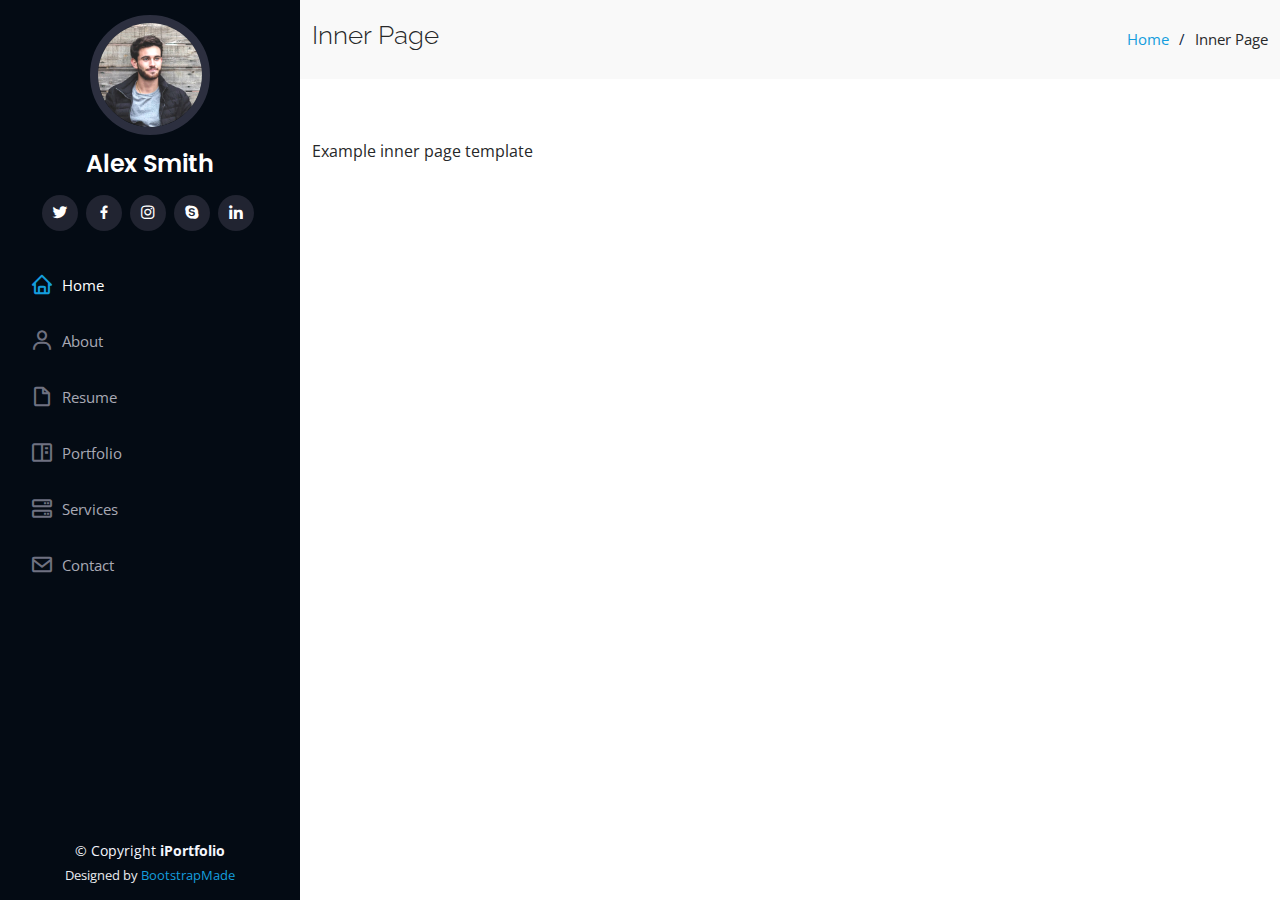
<file: Backup/inner-page.html>
<!DOCTYPE html>
<html lang="en">

<head>
  <meta charset="utf-8">
  <meta content="width=device-width, initial-scale=1.0" name="viewport">

  <title>Inner Page - iPortfolio Bootstrap Template</title>
  <meta content="" name="description">
  <meta content="" name="keywords">

  <!-- Favicons -->
  <link href="assets/img/favicon.png" rel="icon">
  <link href="assets/img/apple-touch-icon.png" rel="apple-touch-icon">

  <!-- Google Fonts -->
  <link href="https://fonts.googleapis.com/css?family=Open+Sans:300,300i,400,400i,600,600i,700,700i|Raleway:300,300i,400,400i,500,500i,600,600i,700,700i|Poppins:300,300i,400,400i,500,500i,600,600i,700,700i" rel="stylesheet">

  <!-- Vendor CSS Files -->
  <link href="assets/vendor/aos/aos.css" rel="stylesheet">
  <link href="assets/vendor/bootstrap/css/bootstrap.min.css" rel="stylesheet">
  <link href="assets/vendor/bootstrap-icons/bootstrap-icons.css" rel="stylesheet">
  <link href="assets/vendor/boxicons/css/boxicons.min.css" rel="stylesheet">
  <link href="assets/vendor/glightbox/css/glightbox.min.css" rel="stylesheet">
  <link href="assets/vendor/swiper/swiper-bundle.min.css" rel="stylesheet">

  <!-- Template Main CSS File -->
  <link href="assets/css/style.css" rel="stylesheet">

  <!-- =======================================================
  * Template Name: iPortfolio - v3.5.0
  * Template URL: https://bootstrapmade.com/iportfolio-bootstrap-portfolio-websites-template/
  * Author: BootstrapMade.com
  * License: https://bootstrapmade.com/license/
  ======================================================== -->
</head>

<body>

  <!-- ======= Mobile nav toggle button ======= -->
  <i class="bi bi-list mobile-nav-toggle d-xl-none"></i>

  <!-- ======= Header ======= -->
  <header id="header">
    <div class="d-flex flex-column">

      <div class="profile">
        <img src="assets/img/profile-img.jpg" alt="" class="img-fluid rounded-circle">
        <h1 class="text-light"><a href="index.html">Alex Smith</a></h1>
        <div class="social-links mt-3 text-center">
          <a href="#" class="twitter"><i class="bx bxl-twitter"></i></a>
          <a href="#" class="facebook"><i class="bx bxl-facebook"></i></a>
          <a href="#" class="instagram"><i class="bx bxl-instagram"></i></a>
          <a href="#" class="google-plus"><i class="bx bxl-skype"></i></a>
          <a href="#" class="linkedin"><i class="bx bxl-linkedin"></i></a>
        </div>
      </div>

      <nav id="navbar" class="nav-menu navbar">
        <ul>
          <li><a href="#hero" class="nav-link scrollto active"><i class="bx bx-home"></i> <span>Home</span></a></li>
          <li><a href="#about" class="nav-link scrollto"><i class="bx bx-user"></i> <span>About</span></a></li>
          <li><a href="#resume" class="nav-link scrollto"><i class="bx bx-file-blank"></i> <span>Resume</span></a></li>
          <li><a href="#portfolio" class="nav-link scrollto"><i class="bx bx-book-content"></i> <span>Portfolio</span></a></li>
          <li><a href="#services" class="nav-link scrollto"><i class="bx bx-server"></i> <span>Services</span></a></li>
          <li><a href="#contact" class="nav-link scrollto"><i class="bx bx-envelope"></i> <span>Contact</span></a></li>
        </ul>
      </nav><!-- .nav-menu -->
    </div>
  </header><!-- End Header -->

  <main id="main">

    <!-- ======= Breadcrumbs ======= -->
    <section class="breadcrumbs">
      <div class="container">

        <div class="d-flex justify-content-between align-items-center">
          <h2>Inner Page</h2>
          <ol>
            <li><a href="index.html">Home</a></li>
            <li>Inner Page</li>
          </ol>
        </div>

      </div>
    </section><!-- End Breadcrumbs -->

    <section class="inner-page">
      <div class="container">
        <p>
          Example inner page template
        </p>
      </div>
    </section>

  </main><!-- End #main -->

  <!-- ======= Footer ======= -->
  <footer id="footer">
    <div class="container">
      <div class="copyright">
        &copy; Copyright <strong><span>iPortfolio</span></strong>
      </div>
      <div class="credits">
        <!-- All the links in the footer should remain intact. -->
        <!-- You can delete the links only if you purchased the pro version. -->
        <!-- Licensing information: https://bootstrapmade.com/license/ -->
        <!-- Purchase the pro version with working PHP/AJAX contact form: https://bootstrapmade.com/iportfolio-bootstrap-portfolio-websites-template/ -->
        Designed by <a href="https://bootstrapmade.com/">BootstrapMade</a>
      </div>
    </div>
  </footer><!-- End  Footer -->

  <a href="#" class="back-to-top d-flex align-items-center justify-content-center"><i class="bi bi-arrow-up-short"></i></a>

  <!-- Vendor JS Files -->
  <script src="assets/vendor/aos/aos.js"></script>
  <script src="assets/vendor/bootstrap/js/bootstrap.bundle.min.js"></script>
  <script src="assets/vendor/glightbox/js/glightbox.min.js"></script>
  <script src="assets/vendor/isotope-layout/isotope.pkgd.min.js"></script>
  <script src="assets/vendor/php-email-form/validate.js"></script>
  <script src="assets/vendor/purecounter/purecounter.js"></script>
  <script src="assets/vendor/swiper/swiper-bundle.min.js"></script>
  <script src="assets/vendor/typed.js/typed.min.js"></script>
  <script src="assets/vendor/waypoints/noframework.waypoints.js"></script>

  <!-- Template Main JS File -->
  <script src="assets/js/main.js"></script>

</body>

</html>
</file>
<file: Backup/assets/css/style.css>
/**
* Template Name: iPortfolio - v3.5.0
* Template URL: https://bootstrapmade.com/iportfolio-bootstrap-portfolio-websites-template/
* Author: BootstrapMade.com
* License: https://bootstrapmade.com/license/
*/

/*--------------------------------------------------------------
# General
--------------------------------------------------------------*/
body {
  font-family: "Open Sans", sans-serif;
  color: #272829;
}

a {
  color: #149ddd;
  text-decoration: none;
}

a:hover {
  color: #37b3ed;
  text-decoration: none;
}

h1, h2, h3, h4, h5, h6 {
  font-family: "Raleway", sans-serif;
}

/*--------------------------------------------------------------
# Back to top button
--------------------------------------------------------------*/
.back-to-top {
  position: fixed;
  visibility: hidden;
  opacity: 0;
  right: 15px;
  bottom: 15px;
  z-index: 996;
  background: #149ddd;
  width: 40px;
  height: 40px;
  border-radius: 50px;
  transition: all 0.4s;
}
.back-to-top i {
  font-size: 28px;
  color: #fff;
  line-height: 0;
}
.back-to-top:hover {
  background: #2eafec;
  color: #fff;
}
.back-to-top.active {
  visibility: visible;
  opacity: 1;
}

/*--------------------------------------------------------------
# Header
--------------------------------------------------------------*/
#header {
  position: fixed;
  top: 0;
  left: 0;
  bottom: 0;
  width: 300px;
  transition: all ease-in-out 0.5s;
  z-index: 9997;
  transition: all 0.5s;
  padding: 0 15px;
  background: #040b14;
  overflow-y: auto;
}
#header .profile img {
  margin: 15px auto;
  display: block;
  width: 120px;
  border: 8px solid #2c2f3f;
}
#header .profile h1 {
  font-size: 24px;
  margin: 0;
  padding: 0;
  font-weight: 600;
  -moz-text-align-last: center;
  text-align-last: center;
  font-family: "Poppins", sans-serif;
}
#header .profile h1 a, #header .profile h1 a:hover {
  color: #fff;
  text-decoration: none;
}
#header .profile .social-links a {
  font-size: 18px;
  display: inline-block;
  background: #212431;
  color: #fff;
  line-height: 1;
  padding: 8px 0;
  margin-right: 4px;
  border-radius: 50%;
  text-align: center;
  width: 36px;
  height: 36px;
  transition: 0.3s;
}
#header .profile .social-links a:hover {
  background: #149ddd;
  color: #fff;
  text-decoration: none;
}

#main {
  margin-left: 300px;
}

@media (max-width: 1199px) {
  #header {
    left: -300px;
  }

  #main {
    margin-left: 0;
  }
}
/*--------------------------------------------------------------
# Navigation Menu
--------------------------------------------------------------*/
/* Desktop Navigation */
.nav-menu {
  padding: 30px 0 0 0;
}
.nav-menu * {
  margin: 0;
  padding: 0;
  list-style: none;
}
.nav-menu > ul > li {
  position: relative;
  white-space: nowrap;
}
.nav-menu a, .nav-menu a:focus {
  display: flex;
  align-items: center;
  color: #a8a9b4;
  padding: 12px 15px;
  margin-bottom: 8px;
  transition: 0.3s;
  font-size: 15px;
}
.nav-menu a i, .nav-menu a:focus i {
  font-size: 24px;
  padding-right: 8px;
  color: #6f7180;
}
.nav-menu a:hover, .nav-menu .active, .nav-menu .active:focus, .nav-menu li:hover > a {
  text-decoration: none;
  color: #fff;
}
.nav-menu a:hover i, .nav-menu .active i, .nav-menu .active:focus i, .nav-menu li:hover > a i {
  color: #149ddd;
}

/* Mobile Navigation */
.mobile-nav-toggle {
  position: fixed;
  right: 15px;
  top: 15px;
  z-index: 9998;
  border: 0;
  font-size: 24px;
  transition: all 0.4s;
  outline: none !important;
  background-color: #149ddd;
  color: #fff;
  width: 40px;
  height: 40px;
  display: inline-flex;
  align-items: center;
  justify-content: center;
  line-height: 0;
  border-radius: 50px;
  cursor: pointer;
}

.mobile-nav-active {
  overflow: hidden;
}
.mobile-nav-active #header {
  left: 0;
}

/*--------------------------------------------------------------
# Hero Section
--------------------------------------------------------------*/
#hero {
  width: 100%;
  height: 100vh;
  background: url("../img/hero-bg.jpg") top center;
  background-size: cover;
}
#hero:before {
  content: "";
  background: rgba(5, 13, 24, 0.3);
  position: absolute;
  bottom: 0;
  top: 0;
  left: 0;
  right: 0;
  z-index: 1;
}
#hero .hero-container {
  position: relative;
  z-index: 2;
  min-width: 300px;
}
#hero h1 {
  margin: 0 0 10px 0;
  font-size: 64px;
  font-weight: 700;
  line-height: 56px;
  color: #fff;
}
#hero p {
  color: #fff;
  margin-bottom: 50px;
  font-size: 26px;
  font-family: "Poppins", sans-serif;
}
#hero p span {
  color: #fff;
  padding-bottom: 4px;
  letter-spacing: 1px;
  border-bottom: 3px solid #149ddd;
}
@media (min-width: 1024px) {
  #hero {
    background-attachment: fixed;
  }
}
@media (max-width: 768px) {
  #hero h1 {
    font-size: 28px;
    line-height: 36px;
  }
  #hero h2 {
    font-size: 18px;
    line-height: 24px;
    margin-bottom: 30px;
  }
}

/*--------------------------------------------------------------
# Sections General
--------------------------------------------------------------*/
section {
  padding: 60px 0;
  overflow: hidden;
}

.section-bg {
  background: #f5f8fd;
}

.section-title {
  padding-bottom: 30px;
}
.section-title h2 {
  font-size: 32px;
  font-weight: bold;
  margin-bottom: 20px;
  padding-bottom: 20px;
  position: relative;
  color: #173b6c;
}
.section-title h2::after {
  content: "";
  position: absolute;
  display: block;
  width: 50px;
  height: 3px;
  background: #149ddd;
  bottom: 0;
  left: 0;
}
.section-title p {
  margin-bottom: 0;
}

/*--------------------------------------------------------------
# About
--------------------------------------------------------------*/
.about .content h3 {
  font-weight: 700;
  font-size: 26px;
  color: #173b6c;
}
.about .content ul {
  list-style: none;
  padding: 0;
}
.about .content ul li {
  margin-bottom: 20px;
  display: flex;
  align-items: center;
}
.about .content ul strong {
  margin-right: 10px;
}
.about .content ul i {
  font-size: 16px;
  margin-right: 5px;
  color: #149ddd;
  line-height: 0;
}
.about .content p:last-child {
  margin-bottom: 0;
}

/*--------------------------------------------------------------
# Facts
--------------------------------------------------------------*/
.facts {
  padding-bottom: 30px;
}
.facts .count-box {
  padding: 30px;
  width: 100%;
}
.facts .count-box i {
  display: block;
  font-size: 44px;
  color: #149ddd;
  float: left;
  line-height: 0;
}
.facts .count-box span {
  font-size: 48px;
  line-height: 40px;
  display: block;
  font-weight: 700;
  color: #050d18;
  margin-left: 60px;
}
.facts .count-box p {
  padding: 15px 0 0 0;
  margin: 0 0 0 60px;
  font-family: "Raleway", sans-serif;
  font-size: 14px;
  color: #122f57;
}
.facts .count-box a {
  font-weight: 600;
  display: block;
  margin-top: 20px;
  color: #122f57;
  font-size: 15px;
  font-family: "Poppins", sans-serif;
  transition: ease-in-out 0.3s;
}
.facts .count-box a:hover {
  color: #1f5297;
}

/*--------------------------------------------------------------
# Akills
--------------------------------------------------------------*/
.skills .progress {
  height: 60px;
  display: block;
  background: none;
  border-radius: 0;
}
.skills .progress .skill {
  padding: 0;
  margin: 0 0 6px 0;
  text-transform: uppercase;
  display: block;
  font-weight: 600;
  font-family: "Poppins", sans-serif;
  color: #050d18;
}
.skills .progress .skill .val {
  float: right;
  font-style: normal;
}
.skills .progress-bar-wrap {
  background: #dce8f8;
  height: 10px;
}
.skills .progress-bar {
  width: 1px;
  height: 10px;
  transition: 0.9s;
  background-color: #149ddd;
}

/*--------------------------------------------------------------
# Resume
--------------------------------------------------------------*/
.resume .resume-title {
  font-size: 26px;
  font-weight: 700;
  margin-top: 20px;
  margin-bottom: 20px;
  color: #050d18;
}
.resume .resume-item {
  padding: 0 0 20px 20px;
  margin-top: -2px;
  border-left: 2px solid #1f5297;
  position: relative;
}
.resume .resume-item h4 {
  line-height: 18px;
  font-size: 18px;
  font-weight: 600;
  text-transform: uppercase;
  font-family: "Poppins", sans-serif;
  color: #050d18;
  margin-bottom: 10px;
}
.resume .resume-item h5 {
  font-size: 16px;
  background: #e4edf9;
  padding: 5px 15px;
  display: inline-block;
  font-weight: 600;
  margin-bottom: 10px;
}
.resume .resume-item ul {
  padding-left: 20px;
}
.resume .resume-item ul li {
  padding-bottom: 10px;
}
.resume .resume-item:last-child {
  padding-bottom: 0;
}
.resume .resume-item::before {
  content: "";
  position: absolute;
  width: 16px;
  height: 16px;
  border-radius: 50px;
  left: -9px;
  top: 0;
  background: #fff;
  border: 2px solid #1f5297;
}

/*--------------------------------------------------------------
# Portfolio
--------------------------------------------------------------*/
.portfolio .portfolio-item {
  margin-bottom: 30px;
}
.portfolio #portfolio-flters {
  padding: 0;
  margin: 0 auto 35px auto;
  list-style: none;
  text-align: center;
  background: #fff;
  border-radius: 50px;
  padding: 2px 15px;
}
.portfolio #portfolio-flters li {
  cursor: pointer;
  display: inline-block;
  padding: 10px 15px 8px 15px;
  font-size: 14px;
  font-weight: 600;
  line-height: 1;
  text-transform: uppercase;
  color: #272829;
  margin-bottom: 5px;
  transition: all 0.3s ease-in-out;
}
.portfolio #portfolio-flters li:hover, .portfolio #portfolio-flters li.filter-active {
  color: #149ddd;
}
.portfolio #portfolio-flters li:last-child {
  margin-right: 0;
}
.portfolio .portfolio-wrap {
  transition: 0.3s;
  position: relative;
  overflow: hidden;
  z-index: 1;
}
.portfolio .portfolio-wrap::before {
  content: "";
  background: rgba(255, 255, 255, 0.5);
  position: absolute;
  left: 0;
  right: 0;
  top: 0;
  bottom: 0;
  transition: all ease-in-out 0.3s;
  z-index: 2;
  opacity: 0;
}
.portfolio .portfolio-wrap .portfolio-links {
  opacity: 1;
  left: 0;
  right: 0;
  bottom: -60px;
  z-index: 3;
  position: absolute;
  transition: all ease-in-out 0.3s;
  display: flex;
  justify-content: center;
}
.portfolio .portfolio-wrap .portfolio-links a {
  color: #fff;
  font-size: 28px;
  text-align: center;
  background: rgba(20, 157, 221, 0.75);
  transition: 0.3s;
  width: 50%;
}
.portfolio .portfolio-wrap .portfolio-links a:hover {
  background: rgba(20, 157, 221, 0.95);
}
.portfolio .portfolio-wrap .portfolio-links a + a {
  border-left: 1px solid #37b3ed;
}
.portfolio .portfolio-wrap:hover::before {
  top: 0;
  left: 0;
  right: 0;
  bottom: 0;
  opacity: 1;
}
.portfolio .portfolio-wrap:hover .portfolio-links {
  opacity: 1;
  bottom: 0;
}

/*--------------------------------------------------------------
# Portfolio Details
--------------------------------------------------------------*/
.portfolio-details {
  padding-top: 40px;
}
.portfolio-details .portfolio-details-slider img {
  width: 100%;
}
.portfolio-details .portfolio-details-slider .swiper-pagination {
  margin-top: 20px;
  position: relative;
}
.portfolio-details .portfolio-details-slider .swiper-pagination .swiper-pagination-bullet {
  width: 12px;
  height: 12px;
  background-color: #fff;
  opacity: 1;
  border: 1px solid #149ddd;
}
.portfolio-details .portfolio-details-slider .swiper-pagination .swiper-pagination-bullet-active {
  background-color: #149ddd;
}
.portfolio-details .portfolio-info {
  padding: 30px;
  box-shadow: 0px 0 30px rgba(5, 13, 24, 0.08);
}
.portfolio-details .portfolio-info h3 {
  font-size: 22px;
  font-weight: 700;
  margin-bottom: 20px;
  padding-bottom: 20px;
  border-bottom: 1px solid #eee;
}
.portfolio-details .portfolio-info ul {
  list-style: none;
  padding: 0;
  font-size: 15px;
}
.portfolio-details .portfolio-info ul li + li {
  margin-top: 10px;
}
.portfolio-details .portfolio-description {
  padding-top: 30px;
}
.portfolio-details .portfolio-description h2 {
  font-size: 26px;
  font-weight: 700;
  margin-bottom: 20px;
}
.portfolio-details .portfolio-description p {
  padding: 0;
}

/*--------------------------------------------------------------
# Services
--------------------------------------------------------------*/
.services .icon-box {
  margin-bottom: 20px;
}
.services .icon {
  float: left;
  display: flex;
  align-items: center;
  justify-content: center;
  width: 54px;
  height: 54px;
  background: #149ddd;
  border-radius: 50%;
  transition: 0.5s;
  border: 1px solid #149ddd;
}
.services .icon i {
  color: #fff;
  font-size: 24px;
  line-height: 0;
}
.services .icon-box:hover .icon {
  background: #fff;
}
.services .icon-box:hover .icon i {
  color: #149ddd;
}
.services .title {
  margin-left: 80px;
  font-weight: 700;
  margin-bottom: 15px;
  font-size: 18px;
}
.services .title a {
  color: #343a40;
}
.services .title a:hover {
  color: #149ddd;
}
.services .description {
  margin-left: 80px;
  line-height: 24px;
  font-size: 14px;
}

/*--------------------------------------------------------------
# Testimonials
--------------------------------------------------------------*/
.testimonials .testimonials-carousel, .testimonials .testimonials-slider {
  overflow: hidden;
}
.testimonials .testimonial-item {
  box-sizing: content-box;
  text-align: center;
  min-height: 320px;
}
.testimonials .testimonial-item .testimonial-img {
  width: 90px;
  border-radius: 50%;
  margin: 0 auto;
}
.testimonials .testimonial-item h3 {
  font-size: 18px;
  font-weight: bold;
  margin: 10px 0 5px 0;
  color: #111;
}
.testimonials .testimonial-item h4 {
  font-size: 14px;
  color: #999;
  margin: 0;
}
.testimonials .testimonial-item .quote-icon-left, .testimonials .testimonial-item .quote-icon-right {
  color: #c3e8fa;
  font-size: 26px;
}
.testimonials .testimonial-item .quote-icon-left {
  display: inline-block;
  left: -5px;
  position: relative;
}
.testimonials .testimonial-item .quote-icon-right {
  display: inline-block;
  right: -5px;
  position: relative;
  top: 10px;
}
.testimonials .testimonial-item p {
  font-style: italic;
  margin: 0 15px 15px 15px;
  padding: 20px;
  background: #fff;
  position: relative;
  margin-bottom: 35px;
  border-radius: 6px;
  box-shadow: 0px 2px 15px rgba(0, 0, 0, 0.1);
}
.testimonials .testimonial-item p::after {
  content: "";
  width: 0;
  height: 0;
  border-top: 20px solid #fff;
  border-right: 20px solid transparent;
  border-left: 20px solid transparent;
  position: absolute;
  bottom: -20px;
  left: calc(50% - 20px);
}
.testimonials .swiper-pagination {
  margin-top: 20px;
  position: relative;
}
.testimonials .swiper-pagination .swiper-pagination-bullet {
  width: 12px;
  height: 12px;
  background-color: #fff;
  opacity: 1;
  border: 1px solid #149ddd;
}
.testimonials .swiper-pagination .swiper-pagination-bullet-active {
  background-color: #149ddd;
}

/*--------------------------------------------------------------
# Contact
--------------------------------------------------------------*/
.contact {
  padding-bottom: 130px;
}
.contact .info {
  padding: 30px;
  background: #fff;
  width: 100%;
  box-shadow: 0 0 24px 0 rgba(0, 0, 0, 0.12);
}
.contact .info i {
  font-size: 20px;
  color: #149ddd;
  float: left;
  width: 44px;
  height: 44px;
  background: #dff3fc;
  display: flex;
  justify-content: center;
  align-items: center;
  border-radius: 50px;
  transition: all 0.3s ease-in-out;
}
.contact .info h4 {
  padding: 0 0 0 60px;
  font-size: 22px;
  font-weight: 600;
  margin-bottom: 5px;
  color: #050d18;
}
.contact .info p {
  padding: 0 0 10px 60px;
  margin-bottom: 20px;
  font-size: 14px;
  color: #173b6c;
}
.contact .info .email p {
  padding-top: 5px;
}
.contact .info .social-links {
  padding-left: 60px;
}
.contact .info .social-links a {
  font-size: 18px;
  display: inline-block;
  background: #333;
  color: #fff;
  line-height: 1;
  padding: 8px 0;
  border-radius: 50%;
  text-align: center;
  width: 36px;
  height: 36px;
  transition: 0.3s;
  margin-right: 10px;
}
.contact .info .social-links a:hover {
  background: #149ddd;
  color: #fff;
}
.contact .info .email:hover i, .contact .info .address:hover i, .contact .info .phone:hover i {
  background: #149ddd;
  color: #fff;
}
.contact .php-email-form {
  width: 100%;
  padding: 30px;
  background: #fff;
  box-shadow: 0 0 24px 0 rgba(0, 0, 0, 0.12);
}
.contact .php-email-form .form-group {
  padding-bottom: 8px;
}
.contact .php-email-form .validate {
  display: none;
  color: red;
  margin: 0 0 15px 0;
  font-weight: 400;
  font-size: 13px;
}
.contact .php-email-form .error-message {
  display: none;
  color: #fff;
  background: #ed3c0d;
  text-align: left;
  padding: 15px;
  font-weight: 600;
}
.contact .php-email-form .error-message br + br {
  margin-top: 25px;
}
.contact .php-email-form .sent-message {
  display: none;
  color: #fff;
  background: #18d26e;
  text-align: center;
  padding: 15px;
  font-weight: 600;
}
.contact .php-email-form .loading {
  display: none;
  background: #fff;
  text-align: center;
  padding: 15px;
}
.contact .php-email-form .loading:before {
  content: "";
  display: inline-block;
  border-radius: 50%;
  width: 24px;
  height: 24px;
  margin: 0 10px -6px 0;
  border: 3px solid #18d26e;
  border-top-color: #eee;
  -webkit-animation: animate-loading 1s linear infinite;
  animation: animate-loading 1s linear infinite;
}
.contact .php-email-form .form-group {
  margin-bottom: 15px;
}
.contact .php-email-form label {
  padding-bottom: 8px;
}
.contact .php-email-form input, .contact .php-email-form textarea {
  border-radius: 0;
  box-shadow: none;
  font-size: 14px;
}
.contact .php-email-form input {
  height: 44px;
}
.contact .php-email-form textarea {
  padding: 10px 15px;
}
.contact .php-email-form button[type=submit] {
  background: #149ddd;
  border: 0;
  padding: 10px 24px;
  color: #fff;
  transition: 0.4s;
  border-radius: 4px;
}
.contact .php-email-form button[type=submit]:hover {
  background: #37b3ed;
}
@-webkit-keyframes animate-loading {
  0% {
    transform: rotate(0deg);
  }
  100% {
    transform: rotate(360deg);
  }
}
@keyframes animate-loading {
  0% {
    transform: rotate(0deg);
  }
  100% {
    transform: rotate(360deg);
  }
}

/*--------------------------------------------------------------
# Breadcrumbs
--------------------------------------------------------------*/
.breadcrumbs {
  padding: 20px 0;
  background: #f9f9f9;
}
.breadcrumbs h2 {
  font-size: 26px;
  font-weight: 300;
}
.breadcrumbs ol {
  display: flex;
  flex-wrap: wrap;
  list-style: none;
  padding: 0;
  margin: 0;
  font-size: 15px;
}
.breadcrumbs ol li + li {
  padding-left: 10px;
}
.breadcrumbs ol li + li::before {
  display: inline-block;
  padding-right: 10px;
  color: #0e2442;
  content: "/";
}
@media (max-width: 768px) {
  .breadcrumbs .d-flex {
    display: block !important;
  }
  .breadcrumbs ol {
    display: block;
  }
  .breadcrumbs ol li {
    display: inline-block;
  }
}

/*--------------------------------------------------------------
# Footer
--------------------------------------------------------------*/
#footer {
  padding: 15px;
  color: #f4f6fd;
  font-size: 14px;
  position: fixed;
  left: 0;
  bottom: 0;
  width: 300px;
  z-index: 9999;
  background: #040b14;
}
#footer .copyright {
  text-align: center;
}
#footer .credits {
  padding-top: 5px;
  text-align: center;
  font-size: 13px;
  color: #eaebf0;
}
@media (max-width: 1199px) {
  #footer {
    position: static;
    width: auto;
    padding-right: 20px 15px;
  }
}
</file>
<file: assets/css/style.css>
/**
* Template Name: iPortfolio - v3.5.0
* Template URL: https://bootstrapmade.com/iportfolio-bootstrap-portfolio-websites-template/
* Author: BootstrapMade.com
* License: https://bootstrapmade.com/license/
*/

/*--------------------------------------------------------------
# General
--------------------------------------------------------------*/
body {
  font-family: "Open Sans", sans-serif;
  color: #272829;
}

a {
  color: #149ddd;
  text-decoration: none;
}

a:hover {
  color: #37b3ed;
  text-decoration: none;
}

h1, h2, h3, h4, h5, h6 {
  font-family: "Raleway", sans-serif;
}

/*--------------------------------------------------------------
# Back to top button
--------------------------------------------------------------*/
.back-to-top {
  position: fixed;
  visibility: hidden;
  opacity: 0;
  right: 15px;
  bottom: 15px;
  z-index: 996;
  background: #149ddd;
  width: 40px;
  height: 40px;
  border-radius: 50px;
  transition: all 0.4s;
}
.back-to-top i {
  font-size: 28px;
  color: #fff;
  line-height: 0;
}
.back-to-top:hover {
  background: #2eafec;
  color: #fff;
}
.back-to-top.active {
  visibility: visible;
  opacity: 1;
}

/*--------------------------------------------------------------
# Header
--------------------------------------------------------------*/
#header {
  position: fixed;
  top: 0;
  left: 0;
  bottom: 0;
  width: 300px;
  transition: all ease-in-out 0.5s;
  z-index: 9997;
  transition: all 0.5s;
  padding: 0 15px;
  background: #040b14;
  overflow-y: auto;
}
#header .profile img {
  margin: 15px auto;
  display: block;
  width: 120px;
  border: 8px solid #2c2f3f;
}
#header .profile h1 {
  font-size: 24px;
  margin: 0;
  padding: 0;
  font-weight: 600;
  -moz-text-align-last: center;
  text-align-last: center;
  font-family: "Poppins", sans-serif;
}
#header .profile h1 a, #header .profile h1 a:hover {
  color: #fff;
  text-decoration: none;
}
#header .profile .social-links a {
  font-size: 18px;
  display: inline-block;
  background: #212431;
  color: #fff;
  line-height: 1;
  padding: 8px 0;
  margin-right: 4px;
  border-radius: 50%;
  text-align: center;
  width: 36px;
  height: 36px;
  transition: 0.3s;
}
#header .profile .social-links a:hover {
  background: #149ddd;
  color: #fff;
  text-decoration: none;
}

#main {
  margin-left: 300px;
}

@media (max-width: 1199px) {
  #header {
    left: -300px;
  }

  #main {
    margin-left: 0;
  }
}
/*--------------------------------------------------------------
# Navigation Menu
--------------------------------------------------------------*/
/* Desktop Navigation */
.nav-menu {
  padding: 30px 0 0 0;
}
.nav-menu * {
  margin: 0;
  padding: 0;
  list-style: none;
}
.nav-menu > ul > li {
  position: relative;
  white-space: nowrap;
}
.nav-menu a, .nav-menu a:focus {
  display: flex;
  align-items: center;
  color: #a8a9b4;
  padding: 12px 15px;
  margin-bottom: 8px;
  transition: 0.3s;
  font-size: 15px;
}
.nav-menu a i, .nav-menu a:focus i {
  font-size: 24px;
  padding-right: 8px;
  color: #6f7180;
}
.nav-menu a:hover, .nav-menu .active, .nav-menu .active:focus, .nav-menu li:hover > a {
  text-decoration: none;
  color: #fff;
}
.nav-menu a:hover i, .nav-menu .active i, .nav-menu .active:focus i, .nav-menu li:hover > a i {
  color: #149ddd;
}

/* Mobile Navigation */
.mobile-nav-toggle {
  position: fixed;
  right: 15px;
  top: 15px;
  z-index: 9998;
  border: 0;
  font-size: 24px;
  transition: all 0.4s;
  outline: none !important;
  background-color: #149ddd;
  color: #fff;
  width: 40px;
  height: 40px;
  display: inline-flex;
  align-items: center;
  justify-content: center;
  line-height: 0;
  border-radius: 50px;
  cursor: pointer;
}

.mobile-nav-active {
  overflow: hidden;
}
.mobile-nav-active #header {
  left: 0;
}

/*--------------------------------------------------------------
# Hero Section
--------------------------------------------------------------*/
#hero {
  width: 100%;
  height: 100vh;
  background: url("../img/hero-bg.jpg") top center;
  background-size: cover;
}
#hero:before {
  content: "";
  background: rgba(5, 13, 24, 0.3);
  position: absolute;
  bottom: 0;
  top: 0;
  left: 0;
  right: 0;
  z-index: 1;
}
#hero .hero-container {
  position: relative;
  z-index: 2;
  min-width: 300px;
}
#hero h1 {
  margin: 0 0 10px 0;
  font-size: 64px;
  font-weight: 700;
  line-height: 56px;
  color: #fff;
}
#hero p {
  color: #fff;
  margin-bottom: 50px;
  font-size: 26px;
  font-family: "Poppins", sans-serif;
}
#hero p span {
  color: #fff;
  padding-bottom: 4px;
  letter-spacing: 1px;
  border-bottom: 3px solid #149ddd;
}
@media (min-width: 1024px) {
  #hero {
    background-attachment: fixed;
  }
}
@media (max-width: 768px) {
  #hero h1 {
    font-size: 28px;
    line-height: 36px;
  }
  #hero h2 {
    font-size: 18px;
    line-height: 24px;
    margin-bottom: 30px;
  }
}

/*--------------------------------------------------------------
# Sections General
--------------------------------------------------------------*/
section {
  padding: 60px 0;
  overflow: hidden;
}

.section-bg {
  background: #f5f8fd;
}

.section-title {
  padding-bottom: 30px;
}
.section-title h2 {
  font-size: 32px;
  font-weight: bold;
  margin-bottom: 20px;
  padding-bottom: 20px;
  position: relative;
  color: #173b6c;
}
.section-title h2::after {
  content: "";
  position: absolute;
  display: block;
  width: 50px;
  height: 3px;
  background: #149ddd;
  bottom: 0;
  left: 0;
}
.section-title p {
  margin-bottom: 0;
}

/*--------------------------------------------------------------
# About
--------------------------------------------------------------*/
.about .content h3 {
  font-weight: 700;
  font-size: 26px;
  color: #173b6c;
}
.about .content ul {
  list-style: none;
  padding: 0;
}
.about .content ul li {
  margin-bottom: 20px;
  display: flex;
  align-items: center;
}
.about .content ul strong {
  margin-right: 10px;
}
.about .content ul i {
  font-size: 16px;
  margin-right: 5px;
  color: #149ddd;
  line-height: 0;
}
.about .content p:last-child {
  margin-bottom: 0;
}

/*--------------------------------------------------------------
# Facts
--------------------------------------------------------------*/
.facts {
  padding-bottom: 30px;
}
.facts .count-box {
  padding: 30px;
  width: 100%;
}
.facts .count-box i {
  display: block;
  font-size: 44px;
  color: #149ddd;
  float: left;
  line-height: 0;
}
.facts .count-box span {
  font-size: 48px;
  line-height: 40px;
  display: block;
  font-weight: 700;
  color: #050d18;
  margin-left: 60px;
}
.facts .count-box p {
  padding: 15px 0 0 0;
  margin: 0 0 0 60px;
  font-family: "Raleway", sans-serif;
  font-size: 14px;
  color: #122f57;
}
.facts .count-box a {
  font-weight: 600;
  display: block;
  margin-top: 20px;
  color: #122f57;
  font-size: 15px;
  font-family: "Poppins", sans-serif;
  transition: ease-in-out 0.3s;
}
.facts .count-box a:hover {
  color: #1f5297;
}

/*--------------------------------------------------------------
# Akills
--------------------------------------------------------------*/
.skills .progress {
  height: 60px;
  display: block;
  background: none;
  border-radius: 0;
}
.skills .progress .skill {
  padding: 0;
  margin: 0 0 6px 0;
  text-transform: uppercase;
  display: block;
  font-weight: 600;
  font-family: "Poppins", sans-serif;
  color: #050d18;
}
.skills .progress .skill .val {
  float: right;
  font-style: normal;
}
.skills .progress-bar-wrap {
  background: #dce8f8;
  height: 10px;
}
.skills .progress-bar {
  width: 1px;
  height: 10px;
  transition: 0.9s;
  background-color: #149ddd;
}

/*--------------------------------------------------------------
# Resume
--------------------------------------------------------------*/
.resume .resume-title {
  font-size: 26px;
  font-weight: 700;
  margin-top: 20px;
  margin-bottom: 20px;
  color: #050d18;
}
.resume .resume-item {
  padding: 0 0 20px 20px;
  margin-top: -2px;
  border-left: 2px solid #1f5297;
  position: relative;
}
.resume .resume-item h4 {
  line-height: 18px;
  font-size: 18px;
  font-weight: 600;
  text-transform: uppercase;
  font-family: "Poppins", sans-serif;
  color: #050d18;
  margin-bottom: 10px;
}
.resume .resume-item h5 {
  font-size: 16px;
  background: #e4edf9;
  padding: 5px 15px;
  display: inline-block;
  font-weight: 600;
  margin-bottom: 10px;
}
.resume .resume-item ul {
  padding-left: 20px;
}
.resume .resume-item ul li {
  padding-bottom: 10px;
}
.resume .resume-item:last-child {
  padding-bottom: 0;
}
.resume .resume-item::before {
  content: "";
  position: absolute;
  width: 16px;
  height: 16px;
  border-radius: 50px;
  left: -9px;
  top: 0;
  background: #fff;
  border: 2px solid #1f5297;
}

/*--------------------------------------------------------------
# Portfolio
--------------------------------------------------------------*/
.portfolio .portfolio-item {
  margin-bottom: 30px;
}
.portfolio #portfolio-flters {
  padding: 0;
  margin: 0 auto 35px auto;
  list-style: none;
  text-align: center;
  background: #fff;
  border-radius: 50px;
  padding: 2px 15px;
}
.portfolio #portfolio-flters li {
  cursor: pointer;
  display: inline-block;
  padding: 10px 15px 8px 15px;
  font-size: 14px;
  font-weight: 600;
  line-height: 1;
  text-transform: uppercase;
  color: #272829;
  margin-bottom: 5px;
  transition: all 0.3s ease-in-out;
}
.portfolio #portfolio-flters li:hover, .portfolio #portfolio-flters li.filter-active {
  color: #149ddd;
}
.portfolio #portfolio-flters li:last-child {
  margin-right: 0;
}
.portfolio .portfolio-wrap {
  transition: 0.3s;
  position: relative;
  overflow: hidden;
  z-index: 1;
}
.portfolio .portfolio-wrap::before {
  content: "";
  background: rgba(255, 255, 255, 0.5);
  position: absolute;
  left: 0;
  right: 0;
  top: 0;
  bottom: 0;
  transition: all ease-in-out 0.3s;
  z-index: 2;
  opacity: 0;
}
.portfolio .portfolio-wrap .portfolio-links {
  opacity: 1;
  left: 0;
  right: 0;
  bottom: -60px;
  z-index: 3;
  position: absolute;
  transition: all ease-in-out 0.3s;
  display: flex;
  justify-content: center;
}
.portfolio .portfolio-wrap .portfolio-links a {
  color: #fff;
  font-size: 28px;
  text-align: center;
  background: rgba(20, 157, 221, 0.75);
  transition: 0.3s;
  width: 50%;
}
.portfolio .portfolio-wrap .portfolio-links a:hover {
  background: rgba(20, 157, 221, 0.95);
}
.portfolio .portfolio-wrap .portfolio-links a + a {
  border-left: 1px solid #37b3ed;
}
.portfolio .portfolio-wrap:hover::before {
  top: 0;
  left: 0;
  right: 0;
  bottom: 0;
  opacity: 1;
}
.portfolio .portfolio-wrap:hover .portfolio-links {
  opacity: 1;
  bottom: 0;
}

/*--------------------------------------------------------------
# Portfolio Details
--------------------------------------------------------------*/
.portfolio-details {
  padding-top: 40px;
}
.portfolio-details .portfolio-details-slider img {
  width: 100%;
}
.portfolio-details .portfolio-details-slider .swiper-pagination {
  margin-top: 20px;
  position: relative;
}
.portfolio-details .portfolio-details-slider .swiper-pagination .swiper-pagination-bullet {
  width: 12px;
  height: 12px;
  background-color: #fff;
  opacity: 1;
  border: 1px solid #149ddd;
}
.portfolio-details .portfolio-details-slider .swiper-pagination .swiper-pagination-bullet-active {
  background-color: #149ddd;
}
.portfolio-details .portfolio-info {
  padding: 30px;
  box-shadow: 0px 0 30px rgba(5, 13, 24, 0.08);
}
.portfolio-details .portfolio-info h3 {
  font-size: 22px;
  font-weight: 700;
  margin-bottom: 20px;
  padding-bottom: 20px;
  border-bottom: 1px solid #eee;
}
.portfolio-details .portfolio-info ul {
  list-style: none;
  padding: 0;
  font-size: 15px;
}
.portfolio-details .portfolio-info ul li + li {
  margin-top: 10px;
}
.portfolio-details .portfolio-description {
  padding-top: 30px;
}
.portfolio-details .portfolio-description h2 {
  font-size: 26px;
  font-weight: 700;
  margin-bottom: 20px;
}
.portfolio-details .portfolio-description p {
  padding: 0;
}

/*--------------------------------------------------------------
# Services
--------------------------------------------------------------*/
.services .icon-box {
  margin-bottom: 20px;
}
.services .icon {
  float: left;
  display: flex;
  align-items: center;
  justify-content: center;
  width: 54px;
  height: 54px;
  background: #149ddd;
  border-radius: 50%;
  transition: 0.5s;
  border: 1px solid #149ddd;
}
.services .icon i {
  color: #fff;
  font-size: 24px;
  line-height: 0;
}
.services .icon-box:hover .icon {
  background: #fff;
}
.services .icon-box:hover .icon i {
  color: #149ddd;
}
.services .title {
  margin-left: 80px;
  font-weight: 700;
  margin-bottom: 15px;
  font-size: 18px;
}
.services .title a {
  color: #343a40;
}
.services .title a:hover {
  color: #149ddd;
}
.services .description {
  margin-left: 80px;
  line-height: 24px;
  font-size: 14px;
}

/*--------------------------------------------------------------
# Testimonials
--------------------------------------------------------------*/
.testimonials .testimonials-carousel, .testimonials .testimonials-slider {
  overflow: hidden;
}
.testimonials .testimonial-item {
  box-sizing: content-box;
  text-align: center;
  min-height: 320px;
}
.testimonials .testimonial-item .testimonial-img {
  width: 90px;
  border-radius: 50%;
  margin: 0 auto;
}
.testimonials .testimonial-item h3 {
  font-size: 18px;
  font-weight: bold;
  margin: 10px 0 5px 0;
  color: #111;
}
.testimonials .testimonial-item h4 {
  font-size: 14px;
  color: #999;
  margin: 0;
}
.testimonials .testimonial-item .quote-icon-left, .testimonials .testimonial-item .quote-icon-right {
  color: #c3e8fa;
  font-size: 26px;
}
.testimonials .testimonial-item .quote-icon-left {
  display: inline-block;
  left: -5px;
  position: relative;
}
.testimonials .testimonial-item .quote-icon-right {
  display: inline-block;
  right: -5px;
  position: relative;
  top: 10px;
}
.testimonials .testimonial-item p {
  font-style: italic;
  margin: 0 15px 15px 15px;
  padding: 20px;
  background: #fff;
  position: relative;
  margin-bottom: 35px;
  border-radius: 6px;
  box-shadow: 0px 2px 15px rgba(0, 0, 0, 0.1);
}
.testimonials .testimonial-item p::after {
  content: "";
  width: 0;
  height: 0;
  border-top: 20px solid #fff;
  border-right: 20px solid transparent;
  border-left: 20px solid transparent;
  position: absolute;
  bottom: -20px;
  left: calc(50% - 20px);
}
.testimonials .swiper-pagination {
  margin-top: 20px;
  position: relative;
}
.testimonials .swiper-pagination .swiper-pagination-bullet {
  width: 12px;
  height: 12px;
  background-color: #fff;
  opacity: 1;
  border: 1px solid #149ddd;
}
.testimonials .swiper-pagination .swiper-pagination-bullet-active {
  background-color: #149ddd;
}

/*--------------------------------------------------------------
# Contact
--------------------------------------------------------------*/
.contact {
  padding-bottom: 130px;
}
.contact .info {
  padding: 30px;
  background: #fff;
  width: 100%;
  box-shadow: 0 0 24px 0 rgba(0, 0, 0, 0.12);
}
.contact .info i {
  font-size: 20px;
  color: #149ddd;
  float: left;
  width: 44px;
  height: 44px;
  background: #dff3fc;
  display: flex;
  justify-content: center;
  align-items: center;
  border-radius: 50px;
  transition: all 0.3s ease-in-out;
}
.contact .info h4 {
  padding: 0 0 0 60px;
  font-size: 22px;
  font-weight: 600;
  margin-bottom: 5px;
  color: #050d18;
}
.contact .info p {
  padding: 0 0 10px 60px;
  margin-bottom: 20px;
  font-size: 14px;
  color: #173b6c;
}
.contact .info .email p {
  padding-top: 5px;
}
.contact .info .social-links {
  padding-left: 60px;
}
.contact .info .social-links a {
  font-size: 18px;
  display: inline-block;
  background: #333;
  color: #fff;
  line-height: 1;
  padding: 8px 0;
  border-radius: 50%;
  text-align: center;
  width: 36px;
  height: 36px;
  transition: 0.3s;
  margin-right: 10px;
}
.contact .info .social-links a:hover {
  background: #149ddd;
  color: #fff;
}
.contact .info .email:hover i, .contact .info .address:hover i, .contact .info .phone:hover i {
  background: #149ddd;
  color: #fff;
}
.contact .php-email-form {
  width: 100%;
  padding: 30px;
  background: #fff;
  box-shadow: 0 0 24px 0 rgba(0, 0, 0, 0.12);
}
.contact .php-email-form .form-group {
  padding-bottom: 8px;
}
.contact .php-email-form .validate {
  display: none;
  color: red;
  margin: 0 0 15px 0;
  font-weight: 400;
  font-size: 13px;
}
.contact .php-email-form .error-message {
  display: none;
  color: #fff;
  background: #ed3c0d;
  text-align: left;
  padding: 15px;
  font-weight: 600;
}
.contact .php-email-form .error-message br + br {
  margin-top: 25px;
}
.contact .php-email-form .sent-message {
  display: none;
  color: #fff;
  background: #18d26e;
  text-align: center;
  padding: 15px;
  font-weight: 600;
}
.contact .php-email-form .loading {
  display: none;
  background: #fff;
  text-align: center;
  padding: 15px;
}
.contact .php-email-form .loading:before {
  content: "";
  display: inline-block;
  border-radius: 50%;
  width: 24px;
  height: 24px;
  margin: 0 10px -6px 0;
  border: 3px solid #18d26e;
  border-top-color: #eee;
  -webkit-animation: animate-loading 1s linear infinite;
  animation: animate-loading 1s linear infinite;
}
.contact .php-email-form .form-group {
  margin-bottom: 15px;
}
.contact .php-email-form label {
  padding-bottom: 8px;
}
.contact .php-email-form input, .contact .php-email-form textarea {
  border-radius: 0;
  box-shadow: none;
  font-size: 14px;
}
.contact .php-email-form input {
  height: 44px;
}
.contact .php-email-form textarea {
  padding: 10px 15px;
}
.contact .php-email-form button[type=submit] {
  background: #149ddd;
  border: 0;
  padding: 10px 24px;
  color: #fff;
  transition: 0.4s;
  border-radius: 4px;
}
.contact .php-email-form button[type=submit]:hover {
  background: #37b3ed;
}
@-webkit-keyframes animate-loading {
  0% {
    transform: rotate(0deg);
  }
  100% {
    transform: rotate(360deg);
  }
}
@keyframes animate-loading {
  0% {
    transform: rotate(0deg);
  }
  100% {
    transform: rotate(360deg);
  }
}

/*--------------------------------------------------------------
# Breadcrumbs
--------------------------------------------------------------*/
.breadcrumbs {
  padding: 20px 0;
  background: #f9f9f9;
}
.breadcrumbs h2 {
  font-size: 26px;
  font-weight: 300;
}
.breadcrumbs ol {
  display: flex;
  flex-wrap: wrap;
  list-style: none;
  padding: 0;
  margin: 0;
  font-size: 15px;
}
.breadcrumbs ol li + li {
  padding-left: 10px;
}
.breadcrumbs ol li + li::before {
  display: inline-block;
  padding-right: 10px;
  color: #0e2442;
  content: "/";
}
@media (max-width: 768px) {
  .breadcrumbs .d-flex {
    display: block !important;
  }
  .breadcrumbs ol {
    display: block;
  }
  .breadcrumbs ol li {
    display: inline-block;
  }
}

/*--------------------------------------------------------------
# Footer
--------------------------------------------------------------*/
#footer {
  padding: 15px;
  color: #f4f6fd;
  font-size: 14px;
  position: fixed;
  left: 0;
  bottom: 0;
  width: 300px;
  z-index: 9999;
  background: #040b14;
}
#footer .copyright {
  text-align: center;
}
#footer .credits {
  padding-top: 5px;
  text-align: center;
  font-size: 13px;
  color: #eaebf0;
}
@media (max-width: 1199px) {
  #footer {
    position: static;
    width: auto;
    padding-right: 20px 15px;
  }
}
</file>
